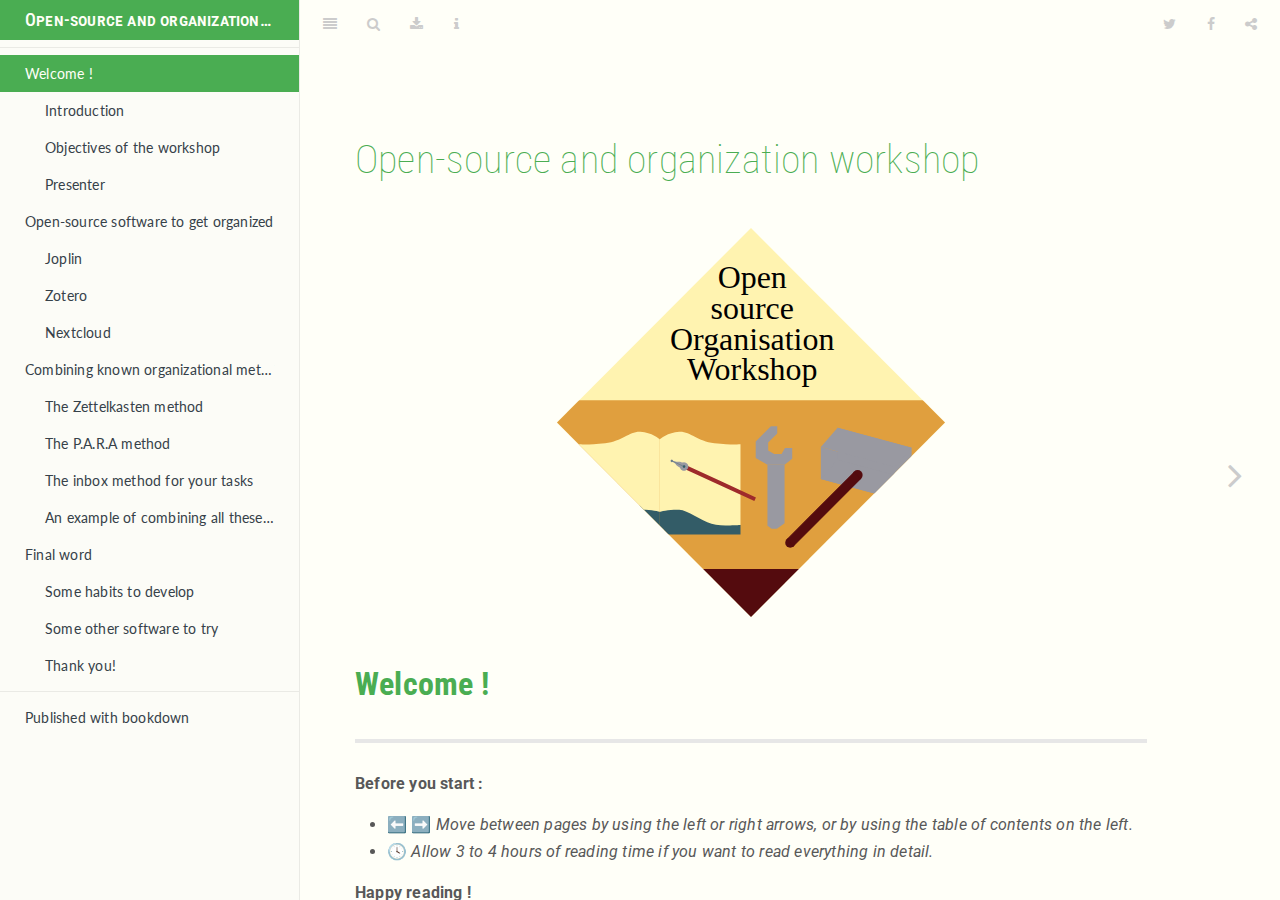
<file: docs/index.html>
<!DOCTYPE html>
<html lang="" xml:lang="">
<head>

  <meta charset="utf-8" />
  <meta http-equiv="X-UA-Compatible" content="IE=edge" />
  <title>Open-source and organization workshop</title>
  <meta name="description" content="These pages contain the content of an open-source software discovery workshop for personal organization purposes, created by Clément Hardy." />
  <meta name="generator" content="bookdown 0.22 and GitBook 2.6.7" />

  <meta property="og:title" content="Open-source and organization workshop" />
  <meta property="og:type" content="book" />
  <meta property="og:url" content="https://github.com/Klemet/Workshop-Organization-ENG" />
  <meta property="og:image" content="https://github.com/Klemet/Workshop-Organization-ENG/images/cover.png" />
  <meta property="og:description" content="These pages contain the content of an open-source software discovery workshop for personal organization purposes, created by Clément Hardy." />
  <meta name="github-repo" content="Klemet/Workshop-Organization-ENG" />

  <meta name="twitter:card" content="summary" />
  <meta name="twitter:title" content="Open-source and organization workshop" />
  
  <meta name="twitter:description" content="These pages contain the content of an open-source software discovery workshop for personal organization purposes, created by Clément Hardy." />
  <meta name="twitter:image" content="https://github.com/Klemet/Workshop-Organization-ENG/images/cover.png" />




  <meta name="viewport" content="width=device-width, initial-scale=1" />
  <meta name="apple-mobile-web-app-capable" content="yes" />
  <meta name="apple-mobile-web-app-status-bar-style" content="black" />
  
  

<link rel="next" href="01-software.html"/>
<script src="libs/header-attrs-2.9/header-attrs.js"></script>
<script src="libs/jquery-2.2.3/jquery.min.js"></script>
<link href="libs/gitbook-2.6.7/css/style.css" rel="stylesheet" />
<link href="libs/gitbook-2.6.7/css/plugin-table.css" rel="stylesheet" />
<link href="libs/gitbook-2.6.7/css/plugin-bookdown.css" rel="stylesheet" />
<link href="libs/gitbook-2.6.7/css/plugin-highlight.css" rel="stylesheet" />
<link href="libs/gitbook-2.6.7/css/plugin-search.css" rel="stylesheet" />
<link href="libs/gitbook-2.6.7/css/plugin-fontsettings.css" rel="stylesheet" />
<link href="libs/gitbook-2.6.7/css/plugin-clipboard.css" rel="stylesheet" />









<link href="libs/anchor-sections-1.0.1/anchor-sections.css" rel="stylesheet" />
<script src="libs/anchor-sections-1.0.1/anchor-sections.js"></script>




<link rel="stylesheet" href="book.css" type="text/css" />
</head>

<body>



  <div class="book without-animation with-summary font-size-2 font-family-1" data-basepath=".">

    <div class="book-summary">
      <nav role="navigation">

<ul class="summary">
<li class='before'><a href="./">Open-source and organization workshop</a></li>

<li class="divider"></li>
<li class="chapter" data-level="" data-path="index.html"><a href="index.html"><i class="fa fa-check"></i>Welcome !</a>
<ul>
<li class="chapter" data-level="" data-path="index.html"><a href="index.html#introduction"><i class="fa fa-check"></i>Introduction</a></li>
<li class="chapter" data-level="" data-path="index.html"><a href="index.html#objectives-of-the-workshop"><i class="fa fa-check"></i>Objectives of the workshop</a></li>
<li class="chapter" data-level="" data-path="index.html"><a href="index.html#presenter"><i class="fa fa-check"></i>Presenter</a></li>
</ul></li>
<li class="chapter" data-level="" data-path="01-software.html"><a href="01-software.html"><i class="fa fa-check"></i>Open-source software to get organized</a>
<ul>
<li class="chapter" data-level="" data-path="02-joplin.html"><a href="02-joplin.html"><i class="fa fa-check"></i>Joplin</a>
<ul>
<li class="chapter" data-level="" data-path="02-joplin.html"><a href="02-joplin.html#joplin-features"><i class="fa fa-check"></i>Joplin Features</a></li>
<li class="chapter" data-level="" data-path="02-joplin.html"><a href="02-joplin.html#the-markdown-syntax"><i class="fa fa-check"></i>The Markdown syntax</a></li>
<li class="chapter" data-level="" data-path="02-joplin.html"><a href="02-joplin.html#installing-joplin"><i class="fa fa-check"></i>Installing Joplin</a></li>
<li class="chapter" data-level="" data-path="02-joplin.html"><a href="02-joplin.html#getting-started-with-joplin"><i class="fa fa-check"></i>Getting started with Joplin</a></li>
<li class="chapter" data-level="" data-path="02-joplin.html"><a href="02-joplin.html#exercises"><i class="fa fa-check"></i>Exercises</a></li>
<li class="chapter" data-level="" data-path="02-joplin.html"><a href="02-joplin.html#other-important-features-of-joplin-to-discover"><i class="fa fa-check"></i>Other important features of Joplin to discover</a></li>
</ul></li>
<li class="chapter" data-level="" data-path="03-zotero.html"><a href="03-zotero.html"><i class="fa fa-check"></i>Zotero</a>
<ul>
<li class="chapter" data-level="" data-path="03-zotero.html"><a href="03-zotero.html#features-of-zotero"><i class="fa fa-check"></i>Features of Zotero</a></li>
<li class="chapter" data-level="" data-path="03-zotero.html"><a href="03-zotero.html#installing-zotero"><i class="fa fa-check"></i>Installing Zotero</a></li>
<li class="chapter" data-level="" data-path="03-zotero.html"><a href="03-zotero.html#prise-en-main-de-zotero"><i class="fa fa-check"></i>Prise en main de Zotero</a></li>
<li class="chapter" data-level="" data-path="03-zotero.html"><a href="03-zotero.html#exercises-1"><i class="fa fa-check"></i>Exercises</a></li>
</ul></li>
<li class="chapter" data-level="" data-path="05-nextcloud.html"><a href="05-nextcloud.html"><i class="fa fa-check"></i>Nextcloud</a>
<ul>
<li class="chapter" data-level="" data-path="05-nextcloud.html"><a href="05-nextcloud.html#features-of-nextcloud"><i class="fa fa-check"></i>Features of Nextcloud</a></li>
<li class="chapter" data-level="" data-path="05-nextcloud.html"><a href="05-nextcloud.html#installation-of-nextcloud"><i class="fa fa-check"></i>Installation of Nextcloud</a></li>
<li class="chapter" data-level="" data-path="05-nextcloud.html"><a href="05-nextcloud.html#getting-started-with-nextcloud"><i class="fa fa-check"></i>Getting started with Nextcloud</a></li>
<li class="chapter" data-level="" data-path="05-nextcloud.html"><a href="05-nextcloud.html#exercises-2"><i class="fa fa-check"></i>Exercises</a></li>
</ul></li>
</ul></li>
<li class="chapter" data-level="" data-path="06-methods.html"><a href="06-methods.html"><i class="fa fa-check"></i>Combining known organizational methods with the software you have discovered</a>
<ul>
<li class="chapter" data-level="" data-path="07-zettelkasten.html"><a href="07-zettelkasten.html"><i class="fa fa-check"></i>The Zettelkasten method</a>
<ul>
<li><a href="07-zettelkasten.html#purpose-of-the-zettelkasten">Purpose of the <em>Zettelkasten</em></a></li>
<li><a href="07-zettelkasten.html#setting-up-a-zettelkasten">Setting up a <em>Zettelkasten</em></a></li>
</ul></li>
<li class="chapter" data-level="" data-path="08-PARA.html"><a href="08-PARA.html"><i class="fa fa-check"></i>The P.A.R.A method</a>
<ul>
<li class="chapter" data-level="" data-path="08-PARA.html"><a href="08-PARA.html#usefulness-of-the-p.a.r.a.-method"><i class="fa fa-check"></i>Usefulness of the P.A.R.A. method</a></li>
<li class="chapter" data-level="" data-path="08-PARA.html"><a href="08-PARA.html#implementing-the-p.a.r.a.-method"><i class="fa fa-check"></i>Implementing the P.A.R.A. method</a></li>
<li class="chapter" data-level="" data-path="08-PARA.html"><a href="08-PARA.html#exercises-4"><i class="fa fa-check"></i>Exercises</a></li>
</ul></li>
<li class="chapter" data-level="" data-path="09-inbox.html"><a href="09-inbox.html"><i class="fa fa-check"></i>The inbox method for your tasks</a>
<ul>
<li><a href="09-inbox.html#uses-of-the-inbox">Uses of the <em>inbox</em></a></li>
<li><a href="09-inbox.html#setting-up-a-task-inbox">Setting up a task <em>inbox</em></a></li>
<li class="chapter" data-level="" data-path="09-inbox.html"><a href="09-inbox.html#exercises-5"><i class="fa fa-check"></i>Exercises</a></li>
</ul></li>
<li class="chapter" data-level="" data-path="10-example.html"><a href="10-example.html"><i class="fa fa-check"></i>An example of combining all these tools and methods</a>
<ul>
<li class="chapter" data-level="" data-path="10-example.html"><a href="10-example.html#the-global-structure-the-p.a.r.a-method"><i class="fa fa-check"></i>The global structure : the P.A.R.A method</a></li>
<li><a href="10-example.html#resource-management-the-zettelkasten">Resource management: The <em>Zettelkasten</em></a></li>
<li><a href="10-example.html#task-management-the-inbox">Task management : the <em>inbox</em></a></li>
<li class="chapter" data-level="" data-path="10-example.html"><a href="10-example.html#managing-references-in-resources-zotero-and-joplins-bibtex-plugin"><i class="fa fa-check"></i>Managing references in resources: Zotero and Joplin’s BibTex plugin</a></li>
<li class="chapter" data-level="" data-path="10-example.html"><a href="10-example.html#exporting-documents-in-markdown-with-joplin"><i class="fa fa-check"></i>Exporting documents in markdown with Joplin</a></li>
<li class="chapter" data-level="" data-path="10-example.html"><a href="10-example.html#summary-graph"><i class="fa fa-check"></i>Summary graph</a></li>
</ul></li>
</ul></li>
<li class="chapter" data-level="" data-path="11-final_word.html"><a href="11-final_word.html"><i class="fa fa-check"></i>Final word</a>
<ul>
<li class="chapter" data-level="" data-path="11-final_word.html"><a href="11-final_word.html#some-habits-to-develop"><i class="fa fa-check"></i>Some habits to develop</a></li>
<li class="chapter" data-level="" data-path="11-final_word.html"><a href="11-final_word.html#some-other-software-to-try"><i class="fa fa-check"></i>Some other software to try</a></li>
<li class="chapter" data-level="" data-path="11-final_word.html"><a href="11-final_word.html#thank-you"><i class="fa fa-check"></i>Thank you!</a></li>
</ul></li>
<li class="divider"></li>
<li><a href="https://github.com/rstudio/bookdown" target="blank">Published with bookdown</a></li>

</ul>

      </nav>
    </div>

    <div class="book-body">
      <div class="body-inner">
        <div class="book-header" role="navigation">
          <h1>
            <i class="fa fa-circle-o-notch fa-spin"></i><a href="./">Open-source and organization workshop</a>
          </h1>
        </div>

        <div class="page-wrapper" tabindex="-1" role="main">
          <div class="page-inner">

            <section class="normal" id="section-">
<div id="header">
<h1 class="title">Open-source and organization workshop</h1>
</div>
<p align="center">
<img src="imgs/Logo%20atelier%20organisation%20EN.svg" />
</p>
<div id="welcome" class="section level1">
<h1>Welcome !</h1>
<hr />
<p><strong>Before you start :</strong></p>
<ul>
<li>⬅️ ➡️ <em>Move between pages by using the left or right arrows, or by using the table of contents on the left.</em></li>
<li>🕓 <em>Allow 3 to 4 hours of reading time if you want to read everything in detail.</em></li>
</ul>
<p><strong>Happy reading !</strong></p>
<hr />
<div id="introduction" class="section level2">
<h2>Introduction</h2>
<p><strong>Our modern lives put us in constant contact with information</strong>.</p>
<blockquote>
<p>So much information that it can be very difficult to structure it, but also to find it.</p>
</blockquote>
<p><strong>Different softwares exist today to lighten the work that we ask our brains to manage this information</strong>.</p>
<blockquote>
<p>However, these programs are often owned by large corporations that are unclear about whether they have access to the stored data, and whether they share it with other companies or intelligence agencies. They also have methods or workings that are sometimes very rigid, and that may not be suitable for you.</p>
</blockquote>
<p><strong>However, it is possible to take advantage of the good sides of technology to be able to navigate this ocean of information, without compromising your privacy</strong>.</p>
<blockquote>
<p>This is the goal of this workshop, which will present you different free and open-source software. These will help you better manage the information you encounter on a daily basis, while having control over your data. It will also introduce you to different methods of organizing information to help you better manage it, by taking advantage of the different software you will discover.</p>
</blockquote>
<p><strong>The purpose of this workshop is not to present a rigid methodology that you should follow at all costs</strong>.</p>
<blockquote>
<p>This workshop is here to encourage you to discover and experiment, with one important caveat: remember that the perfect solution does not exist, and that experimentation can be exhausting if it is done for too long. Trust yourself, and give yourself time to try a system for a while before trying to change it!</p>
</blockquote>
</div>
<div id="objectives-of-the-workshop" class="section level2">
<h2>Objectives of the workshop</h2>
<ul>
<li>Discover and learn to use the basic functions of the following software :
<ul>
<li>✅ Joplin</li>
<li>✅ Zotero</li>
<li>✅ Nextcloud</li>
</ul></li>
<li>Learn how to use these different software programs together to manage information using the following methods :
<ul>
<li>✅ The <em>Zettelkasten</em> method</li>
<li>✅ The P.A.R.A method</li>
<li>✅ The inbox method</li>
</ul></li>
</ul>
</div>
<div id="presenter" class="section level2">
<h2>Presenter</h2>
<div style="font-family:Lato; font-size:30px; text-align: center !important; width: 100%  !important;">
<p><img src="imgs/clement.png" />
<a href="https://github.com/Klemet"><strong>Clément Hardy</strong></a></p>
</div>
<p>I am a PhD student in forest ecology, under the supervision of <a href="http://elisefilotas.ca/en/home/">Elise Filotas</a> and <a href="http://www.cef-cfr.ca/index.php?n=Membres.ChristianMessier">Christian Messier</a>.</p>
<p>Passionate about open-source software and organization methods, I decided to set up this workshop to share my little knowledge on the subject.</p>

</div>
</div>
            </section>

          </div>
        </div>
      </div>

<a href="01-software.html" class="navigation navigation-next navigation-unique" aria-label="Next page"><i class="fa fa-angle-right"></i></a>
    </div>
  </div>
<script src="libs/gitbook-2.6.7/js/app.min.js"></script>
<script src="libs/gitbook-2.6.7/js/lunr.js"></script>
<script src="libs/gitbook-2.6.7/js/clipboard.min.js"></script>
<script src="libs/gitbook-2.6.7/js/plugin-search.js"></script>
<script src="libs/gitbook-2.6.7/js/plugin-sharing.js"></script>
<script src="libs/gitbook-2.6.7/js/plugin-fontsettings.js"></script>
<script src="libs/gitbook-2.6.7/js/plugin-bookdown.js"></script>
<script src="libs/gitbook-2.6.7/js/jquery.highlight.js"></script>
<script src="libs/gitbook-2.6.7/js/plugin-clipboard.js"></script>
<script>
gitbook.require(["gitbook"], function(gitbook) {
gitbook.start({
"sharing": {
"github": false,
"facebook": true,
"twitter": true,
"linkedin": false,
"weibo": false,
"instapaper": false,
"vk": false,
"whatsapp": false,
"all": ["facebook", "twitter", "linkedin", "weibo", "instapaper"]
},
"fontsettings": {
"theme": "white",
"family": "sans",
"size": 2
},
"edit": {
"link": null,
"text": null
},
"history": {
"link": null,
"text": null
},
"view": {
"link": null,
"text": null
},
"download": ["docs.pdf", "docs.epub"],
"toc": {
"collapse": "subsection",
"scroll_highlight": true
}
});
});
</script>

</body>

</html>
</file>
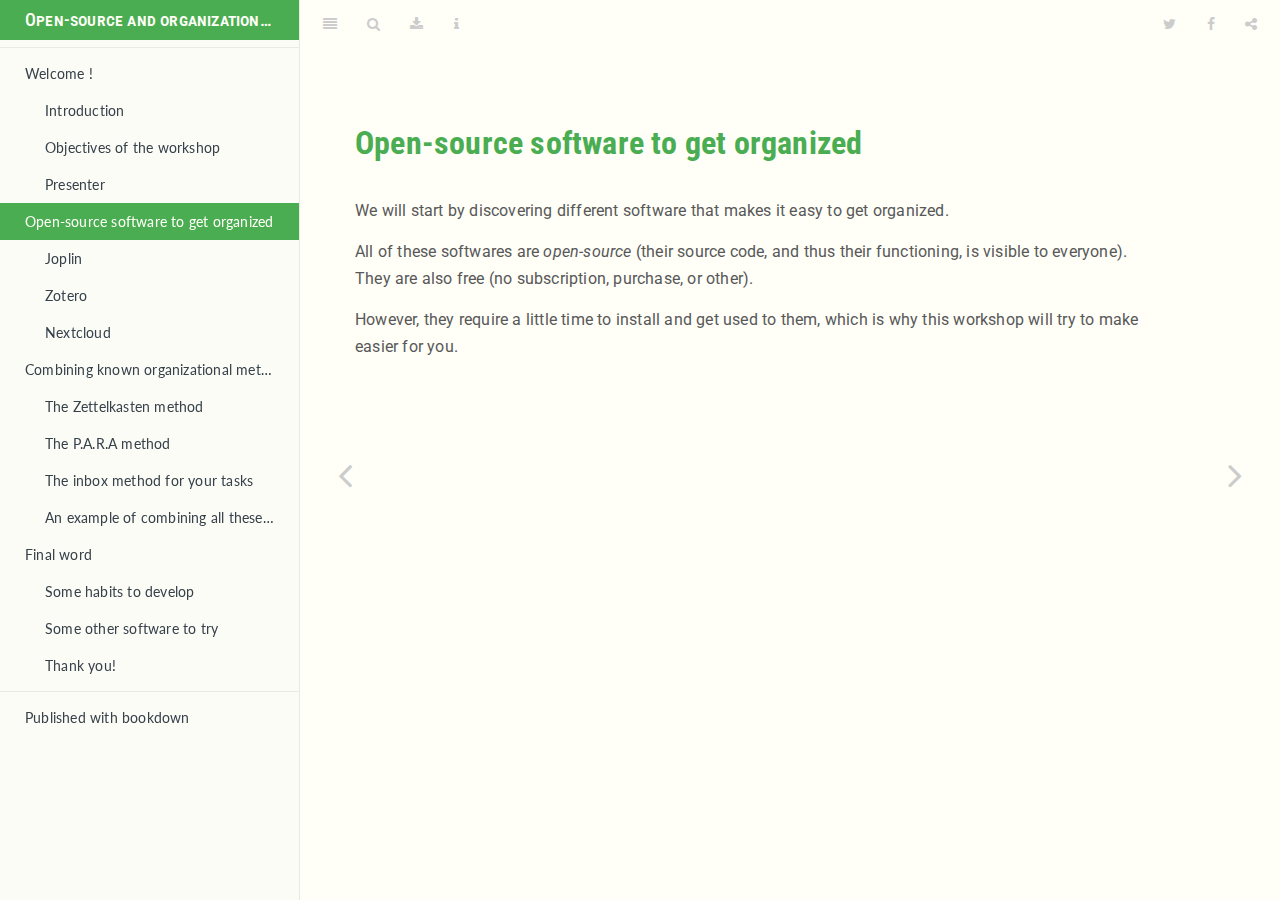
<file: docs/01-software.html>
<!DOCTYPE html>
<html lang="" xml:lang="">
<head>

  <meta charset="utf-8" />
  <meta http-equiv="X-UA-Compatible" content="IE=edge" />
  <title>Open-source software to get organized | Open-source and organization workshop</title>
  <meta name="description" content="These pages contain the content of an open-source software discovery workshop for personal organization purposes, created by Clément Hardy." />
  <meta name="generator" content="bookdown 0.22 and GitBook 2.6.7" />

  <meta property="og:title" content="Open-source software to get organized | Open-source and organization workshop" />
  <meta property="og:type" content="book" />
  <meta property="og:url" content="https://github.com/Klemet/Workshop-Organization-ENG" />
  <meta property="og:image" content="https://github.com/Klemet/Workshop-Organization-ENG/images/cover.png" />
  <meta property="og:description" content="These pages contain the content of an open-source software discovery workshop for personal organization purposes, created by Clément Hardy." />
  <meta name="github-repo" content="Klemet/Workshop-Organization-ENG" />

  <meta name="twitter:card" content="summary" />
  <meta name="twitter:title" content="Open-source software to get organized | Open-source and organization workshop" />
  
  <meta name="twitter:description" content="These pages contain the content of an open-source software discovery workshop for personal organization purposes, created by Clément Hardy." />
  <meta name="twitter:image" content="https://github.com/Klemet/Workshop-Organization-ENG/images/cover.png" />




  <meta name="viewport" content="width=device-width, initial-scale=1" />
  <meta name="apple-mobile-web-app-capable" content="yes" />
  <meta name="apple-mobile-web-app-status-bar-style" content="black" />
  
  
<link rel="prev" href="index.html"/>
<link rel="next" href="02-joplin.html"/>
<script src="libs/header-attrs-2.9/header-attrs.js"></script>
<script src="libs/jquery-2.2.3/jquery.min.js"></script>
<link href="libs/gitbook-2.6.7/css/style.css" rel="stylesheet" />
<link href="libs/gitbook-2.6.7/css/plugin-table.css" rel="stylesheet" />
<link href="libs/gitbook-2.6.7/css/plugin-bookdown.css" rel="stylesheet" />
<link href="libs/gitbook-2.6.7/css/plugin-highlight.css" rel="stylesheet" />
<link href="libs/gitbook-2.6.7/css/plugin-search.css" rel="stylesheet" />
<link href="libs/gitbook-2.6.7/css/plugin-fontsettings.css" rel="stylesheet" />
<link href="libs/gitbook-2.6.7/css/plugin-clipboard.css" rel="stylesheet" />









<link href="libs/anchor-sections-1.0.1/anchor-sections.css" rel="stylesheet" />
<script src="libs/anchor-sections-1.0.1/anchor-sections.js"></script>




<link rel="stylesheet" href="book.css" type="text/css" />
</head>

<body>



  <div class="book without-animation with-summary font-size-2 font-family-1" data-basepath=".">

    <div class="book-summary">
      <nav role="navigation">

<ul class="summary">
<li class='before'><a href="./">Open-source and organization workshop</a></li>

<li class="divider"></li>
<li class="chapter" data-level="" data-path="index.html"><a href="index.html"><i class="fa fa-check"></i>Welcome !</a>
<ul>
<li class="chapter" data-level="" data-path="index.html"><a href="index.html#introduction"><i class="fa fa-check"></i>Introduction</a></li>
<li class="chapter" data-level="" data-path="index.html"><a href="index.html#objectives-of-the-workshop"><i class="fa fa-check"></i>Objectives of the workshop</a></li>
<li class="chapter" data-level="" data-path="index.html"><a href="index.html#presenter"><i class="fa fa-check"></i>Presenter</a></li>
</ul></li>
<li class="chapter" data-level="" data-path="01-software.html"><a href="01-software.html"><i class="fa fa-check"></i>Open-source software to get organized</a>
<ul>
<li class="chapter" data-level="" data-path="02-joplin.html"><a href="02-joplin.html"><i class="fa fa-check"></i>Joplin</a>
<ul>
<li class="chapter" data-level="" data-path="02-joplin.html"><a href="02-joplin.html#joplin-features"><i class="fa fa-check"></i>Joplin Features</a></li>
<li class="chapter" data-level="" data-path="02-joplin.html"><a href="02-joplin.html#the-markdown-syntax"><i class="fa fa-check"></i>The Markdown syntax</a></li>
<li class="chapter" data-level="" data-path="02-joplin.html"><a href="02-joplin.html#installing-joplin"><i class="fa fa-check"></i>Installing Joplin</a></li>
<li class="chapter" data-level="" data-path="02-joplin.html"><a href="02-joplin.html#getting-started-with-joplin"><i class="fa fa-check"></i>Getting started with Joplin</a></li>
<li class="chapter" data-level="" data-path="02-joplin.html"><a href="02-joplin.html#exercises"><i class="fa fa-check"></i>Exercises</a></li>
<li class="chapter" data-level="" data-path="02-joplin.html"><a href="02-joplin.html#other-important-features-of-joplin-to-discover"><i class="fa fa-check"></i>Other important features of Joplin to discover</a></li>
</ul></li>
<li class="chapter" data-level="" data-path="03-zotero.html"><a href="03-zotero.html"><i class="fa fa-check"></i>Zotero</a>
<ul>
<li class="chapter" data-level="" data-path="03-zotero.html"><a href="03-zotero.html#features-of-zotero"><i class="fa fa-check"></i>Features of Zotero</a></li>
<li class="chapter" data-level="" data-path="03-zotero.html"><a href="03-zotero.html#installing-zotero"><i class="fa fa-check"></i>Installing Zotero</a></li>
<li class="chapter" data-level="" data-path="03-zotero.html"><a href="03-zotero.html#prise-en-main-de-zotero"><i class="fa fa-check"></i>Prise en main de Zotero</a></li>
<li class="chapter" data-level="" data-path="03-zotero.html"><a href="03-zotero.html#exercises-1"><i class="fa fa-check"></i>Exercises</a></li>
</ul></li>
<li class="chapter" data-level="" data-path="05-nextcloud.html"><a href="05-nextcloud.html"><i class="fa fa-check"></i>Nextcloud</a>
<ul>
<li class="chapter" data-level="" data-path="05-nextcloud.html"><a href="05-nextcloud.html#features-of-nextcloud"><i class="fa fa-check"></i>Features of Nextcloud</a></li>
<li class="chapter" data-level="" data-path="05-nextcloud.html"><a href="05-nextcloud.html#installation-of-nextcloud"><i class="fa fa-check"></i>Installation of Nextcloud</a></li>
<li class="chapter" data-level="" data-path="05-nextcloud.html"><a href="05-nextcloud.html#getting-started-with-nextcloud"><i class="fa fa-check"></i>Getting started with Nextcloud</a></li>
<li class="chapter" data-level="" data-path="05-nextcloud.html"><a href="05-nextcloud.html#exercises-2"><i class="fa fa-check"></i>Exercises</a></li>
</ul></li>
</ul></li>
<li class="chapter" data-level="" data-path="06-methods.html"><a href="06-methods.html"><i class="fa fa-check"></i>Combining known organizational methods with the software you have discovered</a>
<ul>
<li class="chapter" data-level="" data-path="07-zettelkasten.html"><a href="07-zettelkasten.html"><i class="fa fa-check"></i>The Zettelkasten method</a>
<ul>
<li><a href="07-zettelkasten.html#purpose-of-the-zettelkasten">Purpose of the <em>Zettelkasten</em></a></li>
<li><a href="07-zettelkasten.html#setting-up-a-zettelkasten">Setting up a <em>Zettelkasten</em></a></li>
</ul></li>
<li class="chapter" data-level="" data-path="08-PARA.html"><a href="08-PARA.html"><i class="fa fa-check"></i>The P.A.R.A method</a>
<ul>
<li class="chapter" data-level="" data-path="08-PARA.html"><a href="08-PARA.html#usefulness-of-the-p.a.r.a.-method"><i class="fa fa-check"></i>Usefulness of the P.A.R.A. method</a></li>
<li class="chapter" data-level="" data-path="08-PARA.html"><a href="08-PARA.html#implementing-the-p.a.r.a.-method"><i class="fa fa-check"></i>Implementing the P.A.R.A. method</a></li>
<li class="chapter" data-level="" data-path="08-PARA.html"><a href="08-PARA.html#exercises-4"><i class="fa fa-check"></i>Exercises</a></li>
</ul></li>
<li class="chapter" data-level="" data-path="09-inbox.html"><a href="09-inbox.html"><i class="fa fa-check"></i>The inbox method for your tasks</a>
<ul>
<li><a href="09-inbox.html#uses-of-the-inbox">Uses of the <em>inbox</em></a></li>
<li><a href="09-inbox.html#setting-up-a-task-inbox">Setting up a task <em>inbox</em></a></li>
<li class="chapter" data-level="" data-path="09-inbox.html"><a href="09-inbox.html#exercises-5"><i class="fa fa-check"></i>Exercises</a></li>
</ul></li>
<li class="chapter" data-level="" data-path="10-example.html"><a href="10-example.html"><i class="fa fa-check"></i>An example of combining all these tools and methods</a>
<ul>
<li class="chapter" data-level="" data-path="10-example.html"><a href="10-example.html#the-global-structure-the-p.a.r.a-method"><i class="fa fa-check"></i>The global structure : the P.A.R.A method</a></li>
<li><a href="10-example.html#resource-management-the-zettelkasten">Resource management: The <em>Zettelkasten</em></a></li>
<li><a href="10-example.html#task-management-the-inbox">Task management : the <em>inbox</em></a></li>
<li class="chapter" data-level="" data-path="10-example.html"><a href="10-example.html#managing-references-in-resources-zotero-and-joplins-bibtex-plugin"><i class="fa fa-check"></i>Managing references in resources: Zotero and Joplin’s BibTex plugin</a></li>
<li class="chapter" data-level="" data-path="10-example.html"><a href="10-example.html#exporting-documents-in-markdown-with-joplin"><i class="fa fa-check"></i>Exporting documents in markdown with Joplin</a></li>
<li class="chapter" data-level="" data-path="10-example.html"><a href="10-example.html#summary-graph"><i class="fa fa-check"></i>Summary graph</a></li>
</ul></li>
</ul></li>
<li class="chapter" data-level="" data-path="11-final_word.html"><a href="11-final_word.html"><i class="fa fa-check"></i>Final word</a>
<ul>
<li class="chapter" data-level="" data-path="11-final_word.html"><a href="11-final_word.html#some-habits-to-develop"><i class="fa fa-check"></i>Some habits to develop</a></li>
<li class="chapter" data-level="" data-path="11-final_word.html"><a href="11-final_word.html#some-other-software-to-try"><i class="fa fa-check"></i>Some other software to try</a></li>
<li class="chapter" data-level="" data-path="11-final_word.html"><a href="11-final_word.html#thank-you"><i class="fa fa-check"></i>Thank you!</a></li>
</ul></li>
<li class="divider"></li>
<li><a href="https://github.com/rstudio/bookdown" target="blank">Published with bookdown</a></li>

</ul>

      </nav>
    </div>

    <div class="book-body">
      <div class="body-inner">
        <div class="book-header" role="navigation">
          <h1>
            <i class="fa fa-circle-o-notch fa-spin"></i><a href="./">Open-source and organization workshop</a>
          </h1>
        </div>

        <div class="page-wrapper" tabindex="-1" role="main">
          <div class="page-inner">

            <section class="normal" id="section-">
<div id="open-source-software-to-get-organized" class="section level1">
<h1>Open-source software to get organized</h1>
<p>We will start by discovering different software that makes it easy to get organized.</p>
<p>All of these softwares are <em>open-source</em> (their source code, and thus their functioning, is visible to everyone). They are also free (no subscription, purchase, or other).</p>
<p>However, they require a little time to install and get used to them, which is why this workshop will try to make easier for you.</p>

            </section>

          </div>
        </div>
      </div>
<a href="index.html" class="navigation navigation-prev " aria-label="Previous page"><i class="fa fa-angle-left"></i></a>
<a href="02-joplin.html" class="navigation navigation-next " aria-label="Next page"><i class="fa fa-angle-right"></i></a>
    </div>
  </div>
<script src="libs/gitbook-2.6.7/js/app.min.js"></script>
<script src="libs/gitbook-2.6.7/js/lunr.js"></script>
<script src="libs/gitbook-2.6.7/js/clipboard.min.js"></script>
<script src="libs/gitbook-2.6.7/js/plugin-search.js"></script>
<script src="libs/gitbook-2.6.7/js/plugin-sharing.js"></script>
<script src="libs/gitbook-2.6.7/js/plugin-fontsettings.js"></script>
<script src="libs/gitbook-2.6.7/js/plugin-bookdown.js"></script>
<script src="libs/gitbook-2.6.7/js/jquery.highlight.js"></script>
<script src="libs/gitbook-2.6.7/js/plugin-clipboard.js"></script>
<script>
gitbook.require(["gitbook"], function(gitbook) {
gitbook.start({
"sharing": {
"github": false,
"facebook": true,
"twitter": true,
"linkedin": false,
"weibo": false,
"instapaper": false,
"vk": false,
"whatsapp": false,
"all": ["facebook", "twitter", "linkedin", "weibo", "instapaper"]
},
"fontsettings": {
"theme": "white",
"family": "sans",
"size": 2
},
"edit": {
"link": null,
"text": null
},
"history": {
"link": null,
"text": null
},
"view": {
"link": null,
"text": null
},
"download": ["docs.pdf", "docs.epub"],
"toc": {
"collapse": "subsection",
"scroll_highlight": true
}
});
});
</script>

</body>

</html>
</file>
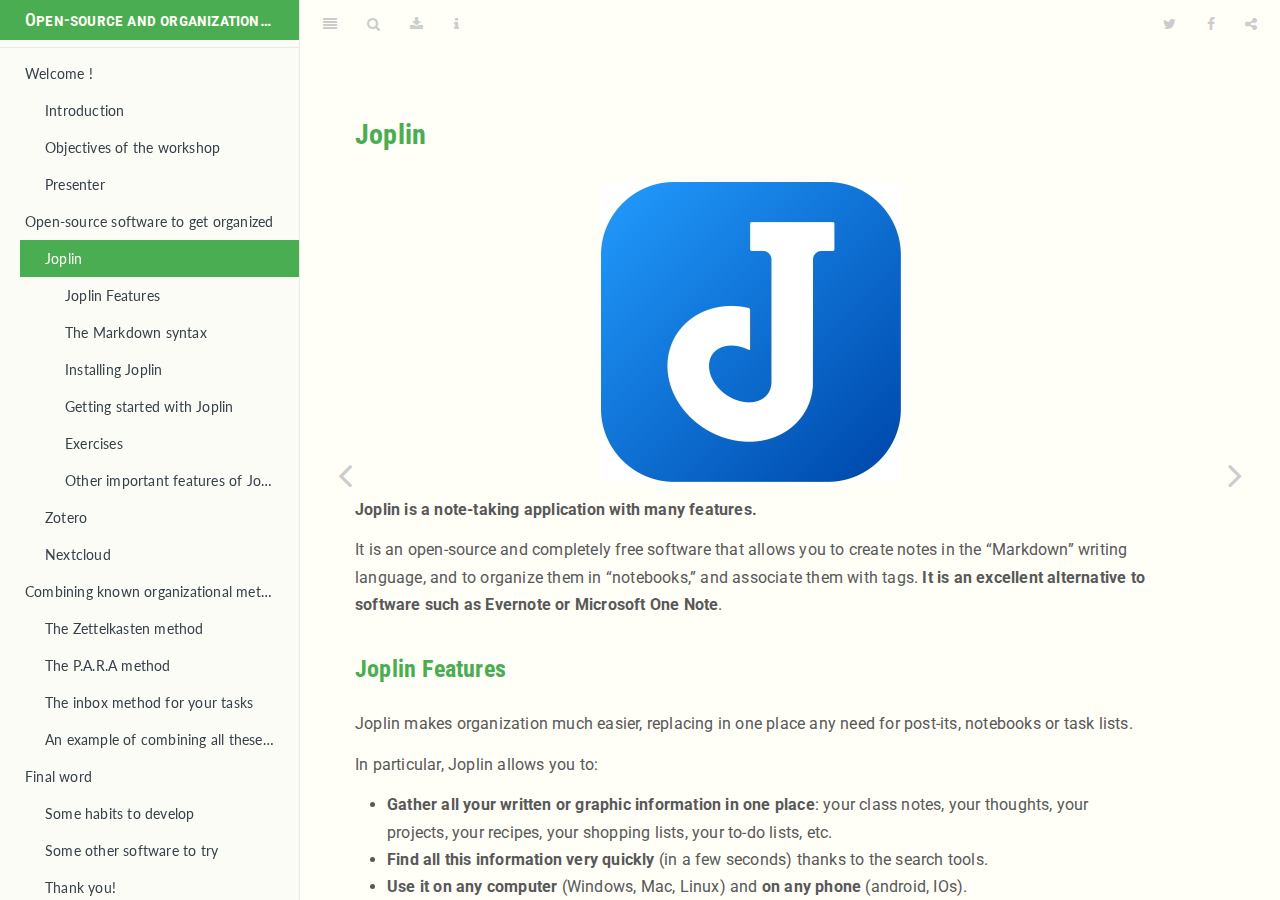
<file: docs/02-joplin.html>
<!DOCTYPE html>
<html lang="" xml:lang="">
<head>

  <meta charset="utf-8" />
  <meta http-equiv="X-UA-Compatible" content="IE=edge" />
  <title>Joplin | Open-source and organization workshop</title>
  <meta name="description" content="These pages contain the content of an open-source software discovery workshop for personal organization purposes, created by Clément Hardy." />
  <meta name="generator" content="bookdown 0.22 and GitBook 2.6.7" />

  <meta property="og:title" content="Joplin | Open-source and organization workshop" />
  <meta property="og:type" content="book" />
  <meta property="og:url" content="https://github.com/Klemet/Workshop-Organization-ENG" />
  <meta property="og:image" content="https://github.com/Klemet/Workshop-Organization-ENG/images/cover.png" />
  <meta property="og:description" content="These pages contain the content of an open-source software discovery workshop for personal organization purposes, created by Clément Hardy." />
  <meta name="github-repo" content="Klemet/Workshop-Organization-ENG" />

  <meta name="twitter:card" content="summary" />
  <meta name="twitter:title" content="Joplin | Open-source and organization workshop" />
  
  <meta name="twitter:description" content="These pages contain the content of an open-source software discovery workshop for personal organization purposes, created by Clément Hardy." />
  <meta name="twitter:image" content="https://github.com/Klemet/Workshop-Organization-ENG/images/cover.png" />




  <meta name="viewport" content="width=device-width, initial-scale=1" />
  <meta name="apple-mobile-web-app-capable" content="yes" />
  <meta name="apple-mobile-web-app-status-bar-style" content="black" />
  
  
<link rel="prev" href="01-software.html"/>
<link rel="next" href="03-zotero.html"/>
<script src="libs/header-attrs-2.9/header-attrs.js"></script>
<script src="libs/jquery-2.2.3/jquery.min.js"></script>
<link href="libs/gitbook-2.6.7/css/style.css" rel="stylesheet" />
<link href="libs/gitbook-2.6.7/css/plugin-table.css" rel="stylesheet" />
<link href="libs/gitbook-2.6.7/css/plugin-bookdown.css" rel="stylesheet" />
<link href="libs/gitbook-2.6.7/css/plugin-highlight.css" rel="stylesheet" />
<link href="libs/gitbook-2.6.7/css/plugin-search.css" rel="stylesheet" />
<link href="libs/gitbook-2.6.7/css/plugin-fontsettings.css" rel="stylesheet" />
<link href="libs/gitbook-2.6.7/css/plugin-clipboard.css" rel="stylesheet" />









<link href="libs/anchor-sections-1.0.1/anchor-sections.css" rel="stylesheet" />
<script src="libs/anchor-sections-1.0.1/anchor-sections.js"></script>




<link rel="stylesheet" href="book.css" type="text/css" />
</head>

<body>



  <div class="book without-animation with-summary font-size-2 font-family-1" data-basepath=".">

    <div class="book-summary">
      <nav role="navigation">

<ul class="summary">
<li class='before'><a href="./">Open-source and organization workshop</a></li>

<li class="divider"></li>
<li class="chapter" data-level="" data-path="index.html"><a href="index.html"><i class="fa fa-check"></i>Welcome !</a>
<ul>
<li class="chapter" data-level="" data-path="index.html"><a href="index.html#introduction"><i class="fa fa-check"></i>Introduction</a></li>
<li class="chapter" data-level="" data-path="index.html"><a href="index.html#objectives-of-the-workshop"><i class="fa fa-check"></i>Objectives of the workshop</a></li>
<li class="chapter" data-level="" data-path="index.html"><a href="index.html#presenter"><i class="fa fa-check"></i>Presenter</a></li>
</ul></li>
<li class="chapter" data-level="" data-path="01-software.html"><a href="01-software.html"><i class="fa fa-check"></i>Open-source software to get organized</a>
<ul>
<li class="chapter" data-level="" data-path="02-joplin.html"><a href="02-joplin.html"><i class="fa fa-check"></i>Joplin</a>
<ul>
<li class="chapter" data-level="" data-path="02-joplin.html"><a href="02-joplin.html#joplin-features"><i class="fa fa-check"></i>Joplin Features</a></li>
<li class="chapter" data-level="" data-path="02-joplin.html"><a href="02-joplin.html#the-markdown-syntax"><i class="fa fa-check"></i>The Markdown syntax</a></li>
<li class="chapter" data-level="" data-path="02-joplin.html"><a href="02-joplin.html#installing-joplin"><i class="fa fa-check"></i>Installing Joplin</a></li>
<li class="chapter" data-level="" data-path="02-joplin.html"><a href="02-joplin.html#getting-started-with-joplin"><i class="fa fa-check"></i>Getting started with Joplin</a></li>
<li class="chapter" data-level="" data-path="02-joplin.html"><a href="02-joplin.html#exercises"><i class="fa fa-check"></i>Exercises</a></li>
<li class="chapter" data-level="" data-path="02-joplin.html"><a href="02-joplin.html#other-important-features-of-joplin-to-discover"><i class="fa fa-check"></i>Other important features of Joplin to discover</a></li>
</ul></li>
<li class="chapter" data-level="" data-path="03-zotero.html"><a href="03-zotero.html"><i class="fa fa-check"></i>Zotero</a>
<ul>
<li class="chapter" data-level="" data-path="03-zotero.html"><a href="03-zotero.html#features-of-zotero"><i class="fa fa-check"></i>Features of Zotero</a></li>
<li class="chapter" data-level="" data-path="03-zotero.html"><a href="03-zotero.html#installing-zotero"><i class="fa fa-check"></i>Installing Zotero</a></li>
<li class="chapter" data-level="" data-path="03-zotero.html"><a href="03-zotero.html#prise-en-main-de-zotero"><i class="fa fa-check"></i>Prise en main de Zotero</a></li>
<li class="chapter" data-level="" data-path="03-zotero.html"><a href="03-zotero.html#exercises-1"><i class="fa fa-check"></i>Exercises</a></li>
</ul></li>
<li class="chapter" data-level="" data-path="05-nextcloud.html"><a href="05-nextcloud.html"><i class="fa fa-check"></i>Nextcloud</a>
<ul>
<li class="chapter" data-level="" data-path="05-nextcloud.html"><a href="05-nextcloud.html#features-of-nextcloud"><i class="fa fa-check"></i>Features of Nextcloud</a></li>
<li class="chapter" data-level="" data-path="05-nextcloud.html"><a href="05-nextcloud.html#installation-of-nextcloud"><i class="fa fa-check"></i>Installation of Nextcloud</a></li>
<li class="chapter" data-level="" data-path="05-nextcloud.html"><a href="05-nextcloud.html#getting-started-with-nextcloud"><i class="fa fa-check"></i>Getting started with Nextcloud</a></li>
<li class="chapter" data-level="" data-path="05-nextcloud.html"><a href="05-nextcloud.html#exercises-2"><i class="fa fa-check"></i>Exercises</a></li>
</ul></li>
</ul></li>
<li class="chapter" data-level="" data-path="06-methods.html"><a href="06-methods.html"><i class="fa fa-check"></i>Combining known organizational methods with the software you have discovered</a>
<ul>
<li class="chapter" data-level="" data-path="07-zettelkasten.html"><a href="07-zettelkasten.html"><i class="fa fa-check"></i>The Zettelkasten method</a>
<ul>
<li><a href="07-zettelkasten.html#purpose-of-the-zettelkasten">Purpose of the <em>Zettelkasten</em></a></li>
<li><a href="07-zettelkasten.html#setting-up-a-zettelkasten">Setting up a <em>Zettelkasten</em></a></li>
</ul></li>
<li class="chapter" data-level="" data-path="08-PARA.html"><a href="08-PARA.html"><i class="fa fa-check"></i>The P.A.R.A method</a>
<ul>
<li class="chapter" data-level="" data-path="08-PARA.html"><a href="08-PARA.html#usefulness-of-the-p.a.r.a.-method"><i class="fa fa-check"></i>Usefulness of the P.A.R.A. method</a></li>
<li class="chapter" data-level="" data-path="08-PARA.html"><a href="08-PARA.html#implementing-the-p.a.r.a.-method"><i class="fa fa-check"></i>Implementing the P.A.R.A. method</a></li>
<li class="chapter" data-level="" data-path="08-PARA.html"><a href="08-PARA.html#exercises-4"><i class="fa fa-check"></i>Exercises</a></li>
</ul></li>
<li class="chapter" data-level="" data-path="09-inbox.html"><a href="09-inbox.html"><i class="fa fa-check"></i>The inbox method for your tasks</a>
<ul>
<li><a href="09-inbox.html#uses-of-the-inbox">Uses of the <em>inbox</em></a></li>
<li><a href="09-inbox.html#setting-up-a-task-inbox">Setting up a task <em>inbox</em></a></li>
<li class="chapter" data-level="" data-path="09-inbox.html"><a href="09-inbox.html#exercises-5"><i class="fa fa-check"></i>Exercises</a></li>
</ul></li>
<li class="chapter" data-level="" data-path="10-example.html"><a href="10-example.html"><i class="fa fa-check"></i>An example of combining all these tools and methods</a>
<ul>
<li class="chapter" data-level="" data-path="10-example.html"><a href="10-example.html#the-global-structure-the-p.a.r.a-method"><i class="fa fa-check"></i>The global structure : the P.A.R.A method</a></li>
<li><a href="10-example.html#resource-management-the-zettelkasten">Resource management: The <em>Zettelkasten</em></a></li>
<li><a href="10-example.html#task-management-the-inbox">Task management : the <em>inbox</em></a></li>
<li class="chapter" data-level="" data-path="10-example.html"><a href="10-example.html#managing-references-in-resources-zotero-and-joplins-bibtex-plugin"><i class="fa fa-check"></i>Managing references in resources: Zotero and Joplin’s BibTex plugin</a></li>
<li class="chapter" data-level="" data-path="10-example.html"><a href="10-example.html#exporting-documents-in-markdown-with-joplin"><i class="fa fa-check"></i>Exporting documents in markdown with Joplin</a></li>
<li class="chapter" data-level="" data-path="10-example.html"><a href="10-example.html#summary-graph"><i class="fa fa-check"></i>Summary graph</a></li>
</ul></li>
</ul></li>
<li class="chapter" data-level="" data-path="11-final_word.html"><a href="11-final_word.html"><i class="fa fa-check"></i>Final word</a>
<ul>
<li class="chapter" data-level="" data-path="11-final_word.html"><a href="11-final_word.html#some-habits-to-develop"><i class="fa fa-check"></i>Some habits to develop</a></li>
<li class="chapter" data-level="" data-path="11-final_word.html"><a href="11-final_word.html#some-other-software-to-try"><i class="fa fa-check"></i>Some other software to try</a></li>
<li class="chapter" data-level="" data-path="11-final_word.html"><a href="11-final_word.html#thank-you"><i class="fa fa-check"></i>Thank you!</a></li>
</ul></li>
<li class="divider"></li>
<li><a href="https://github.com/rstudio/bookdown" target="blank">Published with bookdown</a></li>

</ul>

      </nav>
    </div>

    <div class="book-body">
      <div class="body-inner">
        <div class="book-header" role="navigation">
          <h1>
            <i class="fa fa-circle-o-notch fa-spin"></i><a href="./">Open-source and organization workshop</a>
          </h1>
        </div>

        <div class="page-wrapper" tabindex="-1" role="main">
          <div class="page-inner">

            <section class="normal" id="section-">
<div id="joplin" class="section level2">
<h2>Joplin</h2>
<p><img src="imgs/Joplin_logo.jpg" /></p>
<p><strong>Joplin is a note-taking application with many features.</strong></p>
<p>It is an open-source and completely free software that allows you to create notes in the “Markdown” writing language, and to organize them in “notebooks,” and associate them with tags. <strong>It is an excellent alternative to software such as Evernote or Microsoft One Note</strong>.</p>
<div id="joplin-features" class="section level3">
<h3>Joplin Features</h3>
<p>Joplin makes organization much easier, replacing in one place any need for post-its, notebooks or task lists.</p>
<p>In particular, Joplin allows you to:</p>
<ul>
<li><strong>Gather all your written or graphic information in one place</strong>: your class notes, your thoughts, your projects, your recipes, your shopping lists, your to-do lists, etc.</li>
<li><strong>Find all this information very quickly</strong> (in a few seconds) thanks to the search tools.</li>
<li><strong>Use it on any computer</strong> (Windows, Mac, Linux) and <strong>on any phone</strong> (android, IOs).</li>
<li><strong>Synchronize your data on the cloud you choose</strong> : Nextcloud (see below), Google Drive, One Drive, etc. So you can have all your data written everywhere, all the time, on any media.</li>
<li><strong>Secure all your texts by encrypting them with a password</strong>.</li>
<li><strong>Have a fully customizable interface</strong> that allows you to focus totally on what you are writing, so that you don’t waste time and attention.</li>
<li><strong>Export your notes in many ways</strong>, with a format (markdown) that can be read anywhere and at any time.</li>
<li><strong>Automatically manage the images and files you insert in your notes</strong>.</li>
<li><strong>Automatically edit your notes</strong> (so you can go back at any time if you made a mistake).</li>
<li>And much more.</li>
</ul>
</div>
<div id="the-markdown-syntax" class="section level3">
<h3>The Markdown syntax</h3>
<p><img src="imgs/markdownLogo.jpg" /></p>
<p>Markdown is an easy to read and write syntax for formatting text that is widely used today. By the way, please note that <strong><a href="https://github.com/Klemet/Workshop-Organization-FR/blob/main/02-joplin.Rmd">the document in this workshop is written in markdown</a>!</strong></p>
<p>The markdown syntax consists of a set of rules that indicate how the text should be formatted into a “classic” text format that can be read by any text editor. <strong>The text will then be formatted by a program to read it, or to make it a document to be published or shared</strong>.</p>
<p>Here are some examples that will allow you to better understand the Markdown syntax:</p>
<p>Here are some examples that will allow you to better understand the Markdown syntax:</p>
<p><code>The word **markdown** is in bold.</code></p>
<p>This makes the following appearance when formatted by a software like Joplin:</p>
<blockquote>
<p>The word <strong>markdown</strong> is in bold.</p>
</blockquote>
<p>To indicate a link is written :</p>
<p><code>A link to the [wikipedia page](https://fr.wikipedia.org/wiki/Markdown) of markdown.</code></p>
<p>This gives:</p>
<blockquote>
<p>A link to the <a href="https://fr.wikipedia.org/wiki/Markdown">wikipedia page</a> of markdown.</p>
</blockquote>
<p>To learn more about markdown syntax, you can visit <a href="https://fr.wikipedia.org/wiki/Markdown">the corresponding wikipedia page</a>, which contains many examples. But don’t worry: <strong>Joplin offers many tools and examples so you don’t have to learn this syntax</strong>.</p>
<p><strong>The advantages of Markdown are numerous</strong> :</p>
<ul>
<li>A Markdown document is a text document that can be opened with any text editor (notepad, Notepad++, Atom, etc.).</li>
<li>Editing a document in markdown allows you to focus on the meaning of what you are writing, without worrying about the appearance: this is the “What you see is what you mean” philosophy. This philosophy is the opposite of the “what you see is what you get” philosophy found in software such as Microsoft Word, in which you edit both the content of the document and its format at the same time.</li>
<li>A Markdown document can be read in different ways by programs that will put it in form (of which there are many), and which can transcribe it into many different formats (.pdf, .html, etc.) and with different appearances (font, colors, etc.) very quickly.</li>
</ul>
<p>Reading all this, if you don’t know Markdown yet, you’re probably skeptical. But don’t worry: <strong>Joplin allows you to bypass Markdown if you don’t like it</strong>. But you’ll find that trying it is usually the same as adopting it.</p>
</div>
<div id="installing-joplin" class="section level3">
<h3>Installing Joplin</h3>
<ul>
<li>Simply go to <a href="https://joplinapp.org/">the software’s web page</a></li>
<li>Choose the version corresponding to your operating system: Windows, Mac or Linux.</li>
<li>Launch the installer and follow the instructions.</li>
</ul>
<blockquote>
<p>💡 <strong>If you wish to have the interface in your native langage, think of indicating it during the installation</strong>. If you have not done so, you can change the language in “Tools” then “Options” then “General.”</p>
</blockquote>
</div>
<div id="getting-started-with-joplin" class="section level3">
<h3>Getting started with Joplin</h3>
<div id="interface" class="section level4">
<h4>Interface</h4>
<p>By default, the Joplin window consists of 3 important parts:</p>
<ul>
<li>the list of your notebooks on the left.</li>
<li>the list of notes inside the notebook you are in, in the middle.</li>
<li>the editor on the right, which is usually displayed in two parts (the editing part, and the viewing part).</li>
</ul>
<p><img src="imgs/Joplin_interface.JPG" /></p>
</div>
<div id="the-essential" class="section level4">
<h4>The essential</h4>
<p>What you need to know to understand the basics of how Joplin works:</p>
<ul>
<li>Notebooks can contain notes, or other notebooks.</li>
<li>Notes are written in markdown syntax.</li>
<li>Notes can be associated with one or more tags, which allow you to find them more easily</li>
<li>The editor shows you both the document written in Markdown language (left), and its appearance once formatted by the Joplin theme you have chosen (right).</li>
<li>The editor contains various buttons to easily format the Markdown text (bold, italic, link, list, title, etc.).</li>
<li>Joplin contains a notebook with a few notes summarizing all the features of the program; <strong>do not delete them! They may be very useful to you.</strong></li>
<li>With the command <code>Ctrl + P</code>, you can access the search bar which allows you to find a note in a few seconds. Just type words related to the note.</li>
</ul>
</div>
</div>
<div id="exercises" class="section level3">
<h3>Exercises</h3>
<p>It would be possible for me to list all the features of Joplin; but that would be very long to read (there are many), and rather boring. Through some exercises, I encourage you to discover them by yourself.</p>
<div id="create-a-notebook" class="section level4">
<h4>1. Create a notebook</h4>
<ul>
<li>In Joplin, create a new notebook, named “📔 Notebook for exercise.”</li>
</ul>
<blockquote>
<p>💡 <em>Note the possibility of putting emojis in the titles of your notebooks and your notes to better differentiate them.</em></p>
</blockquote>
</div>
<div id="create-a-note" class="section level4">
<h4>2. Create a note</h4>
<ul>
<li>In the “Notebook for Exercise,” create a new note named “Note for Exercise” with the “New Note” button.</li>
</ul>
</div>
<div id="inserting-an-image-in-a-note" class="section level4">
<h4>3. Inserting an image in a note</h4>
<ul>
<li>Open the note “Note for Exercise” in the editor.</li>
<li>Go to <a href="https://upload.wikimedia.org/wikipedia/commons/thumb/f/f6/11.10.2015_Samoyed_%28cropped%29.jpg/800px-11.10.2015_Samoyed_%28cropped%29.jpg">this link</a>.</li>
<li>In your browser, right click on the image, and choose <code>Copy</code>.</li>
<li>Go back to your note. Right click in the editor and choose <code>Paste</code>, or press <code>Ctrl + V</code>.</li>
</ul>
<blockquote>
<p>💡 <em>Joplin handles all files associated with your Markdown documents automatically, whether it’s an image, an excel spreadsheet, or something else. It is only able to display images, and other file types will be represented as a link that will allow you to open them. All files are kept in its database, and it is even possible to edit them by clicking on the link. Extremely practical to find your way around!</em></p>
</blockquote>
</div>
<div id="create-a-task-and-a-task-list" class="section level4">
<h4>4. Create a task and a task list</h4>
<ul>
<li>In the “Exercise Book,” create a new task named “Exercise 4 Task” with the “New Task” button.</li>
</ul>
<blockquote>
<p>💡 <em>In Joplin, tasks are simply notes that are associated with a checkbox. However, you can, as with any note, associate files, images, and text with them.</em></p>
</blockquote>
<ul>
<li>In the editor, write the following (be careful to respect spaces!):</li>
</ul>
<pre><code>- [ ] Make a new task in Joplin
- [ ] Write a task list in the Markdown text of this task
- [ ] Check the boxes in this task list
- [ ] Check the task</code></pre>
<ul>
<li>Look at the formatted text of your task on the right side of the editor. Click on the various check boxes, and see what happens.</li>
<li>When this is done, check your checkmark in the Joplin Notes window. Watch what happens.</li>
</ul>
<blockquote>
<p>💡 <em>You have discovered one of the most useful features of Markdown: checkboxes. In text format, an unchecked box is written “<code>- [ ]</code>,” and a checked box is written “<code>- [x]</code>.”</em></p>
</blockquote>
</div>
<div id="using-tags" class="section level4">
<h4>5. Using tags</h4>
<ul>
<li>Give the note “Note for exercise” the tag “Exercise” by finding adding a tag with the corresponding button at the bottom of the interface.</li>
<li>Notice that a new tag category has appeared in the notebook menu.</li>
</ul>
<blockquote>
<p>💡 <em>Labels are extremely useful for finding notes easily. Sorting your notes by putting them in different notebooks can be useful; but since you can only put a note in one notebook, it remains limited. Would you put a note with birthday gift ideas for a friend in your “friends” notebook, or in your “ideas” notebook? With labels, the question no longer arises: you can put both. I recommend using tags whenever possible!</em></p>
</blockquote>
</div>
<div id="changing-the-interface" class="section level4">
<h4>6. Changing the interface</h4>
<ul>
<li>Go to the “Display” tab, then click on the “Change application layout” option.</li>
<li>Use the arrows on each part of the interface to :
<ul>
<li>Move the editor to the far left of the interface.</li>
<li>Put the list of notebooks below the list of notes in the open notebook.</li>
<li>Click on the boundaries between sections of the interface to make them a reasonable size.</li>
</ul></li>
<li>Press <code>Escape</code> to exit the tool to change the composition of the application.</li>
<li>Leave the interface as it is, put it back the way it was, or put it the way you prefer!</li>
</ul>
</div>
<div id="downloading-a-plugin" class="section level4">
<h4>7. Downloading a plugin</h4>
<ul>
<li>Go to the <code>Tools</code> tab, then click on <code>Options</code>.</li>
<li>Go to the <code>Plugins</code> tab of the options menu.</li>
<li>In the search bar, look for the <code>Quick Links</code> plugin and install it.</li>
<li>In the search bar, look for the <code>Note Tabs</code> plugin and install it.</li>
<li>Restart Joplin using the little menu that tells you to restart it so that the plugins work; or, shut down Joplin completely (closing the window does not shut down Joplin by default), and restart it.</li>
<li>Follow the steps in exercise 6 to adapt your interface to the tabs added by the <code>Note Tabs</code> plugin.</li>
<li>If you want to remove the tabs added by the <code>Note Tabs</code> plugin, go to the <code>Plugins</code> menu again, and use the dedicated button to disable the <code>Note Tabs</code> plugin.</li>
</ul>
</div>
<div id="inserting-links-to-other-notes" class="section level4">
<h4>8. Inserting links to other notes</h4>
<ul>
<li>In the “Notebook for Exercise,” create a second note named “Note to link to.”</li>
<li>Go back to the “Note to exercise” note.</li>
<li>In it, write the following text in the editor:</li>
</ul>
<p><code>Here, I will put a link to another note:</code></p>
<ul>
<li>Complete this text with a link to the “Note to link to.” To do this, you have two choices:
<ul>
<li>In the notes window, right-click on the “Note to link to” note, and choose the “copy Markdown link” option. Then paste this link into your text.</li>
<li>Take advantage of the Quick Links plugin you have installed: type <code>@@</code> in your text, then choose the “Note to link to” note in the autocomplete window that opens.</li>
</ul></li>
<li>Once the link is inserted, look at the part of the editor that shows you your formatting. There is a link there. Click on it, and it will take you to the other note.</li>
</ul>
</div>
<div id="exporting-a-note" class="section level4">
<h4>9. Exporting a note</h4>
<ul>
<li>Right-click on the “Note for Exercise” note in the notes window. Choose the option <code>Export</code>, then <code>PDF</code>.</li>
<li>Save the .pdf to your computer, and open it.</li>
</ul>
</div>
</div>
<div id="other-important-features-of-joplin-to-discover" class="section level3">
<h3>Other important features of Joplin to discover</h3>
<p>Joplin has a lot of features. It would take too long to go through them all in this workshop. I recommend you take a look at three of them in particular when you have time:</p>
<ul>
<li><strong>Synchronization with a cloud</strong>. This allows you to find all your notes anywhere, including in your cell phone thanks to the Joplin application which is free, and also open-source.</li>
<li><strong>Encryption</strong>, which allows you to encrypt your notes so that only you can read them.</li>
<li><strong>The modification of the appearance of Joplin</strong> and the formatting of your documents from the text in Markdown.</li>
</ul>
<p>For any other information, you can go to <a href="https://joplinapp.org/">Joplin’s website</a>, to <a href="https://github.com/laurent22/joplin">its GitHub page</a>, or to <a href="https://discourse.joplinapp.org/">its forum</a>.</p>

</div>
</div>
            </section>

          </div>
        </div>
      </div>
<a href="01-software.html" class="navigation navigation-prev " aria-label="Previous page"><i class="fa fa-angle-left"></i></a>
<a href="03-zotero.html" class="navigation navigation-next " aria-label="Next page"><i class="fa fa-angle-right"></i></a>
    </div>
  </div>
<script src="libs/gitbook-2.6.7/js/app.min.js"></script>
<script src="libs/gitbook-2.6.7/js/lunr.js"></script>
<script src="libs/gitbook-2.6.7/js/clipboard.min.js"></script>
<script src="libs/gitbook-2.6.7/js/plugin-search.js"></script>
<script src="libs/gitbook-2.6.7/js/plugin-sharing.js"></script>
<script src="libs/gitbook-2.6.7/js/plugin-fontsettings.js"></script>
<script src="libs/gitbook-2.6.7/js/plugin-bookdown.js"></script>
<script src="libs/gitbook-2.6.7/js/jquery.highlight.js"></script>
<script src="libs/gitbook-2.6.7/js/plugin-clipboard.js"></script>
<script>
gitbook.require(["gitbook"], function(gitbook) {
gitbook.start({
"sharing": {
"github": false,
"facebook": true,
"twitter": true,
"linkedin": false,
"weibo": false,
"instapaper": false,
"vk": false,
"whatsapp": false,
"all": ["facebook", "twitter", "linkedin", "weibo", "instapaper"]
},
"fontsettings": {
"theme": "white",
"family": "sans",
"size": 2
},
"edit": {
"link": null,
"text": null
},
"history": {
"link": null,
"text": null
},
"view": {
"link": null,
"text": null
},
"download": ["docs.pdf", "docs.epub"],
"toc": {
"collapse": "subsection",
"scroll_highlight": true
}
});
});
</script>

</body>

</html>
</file>
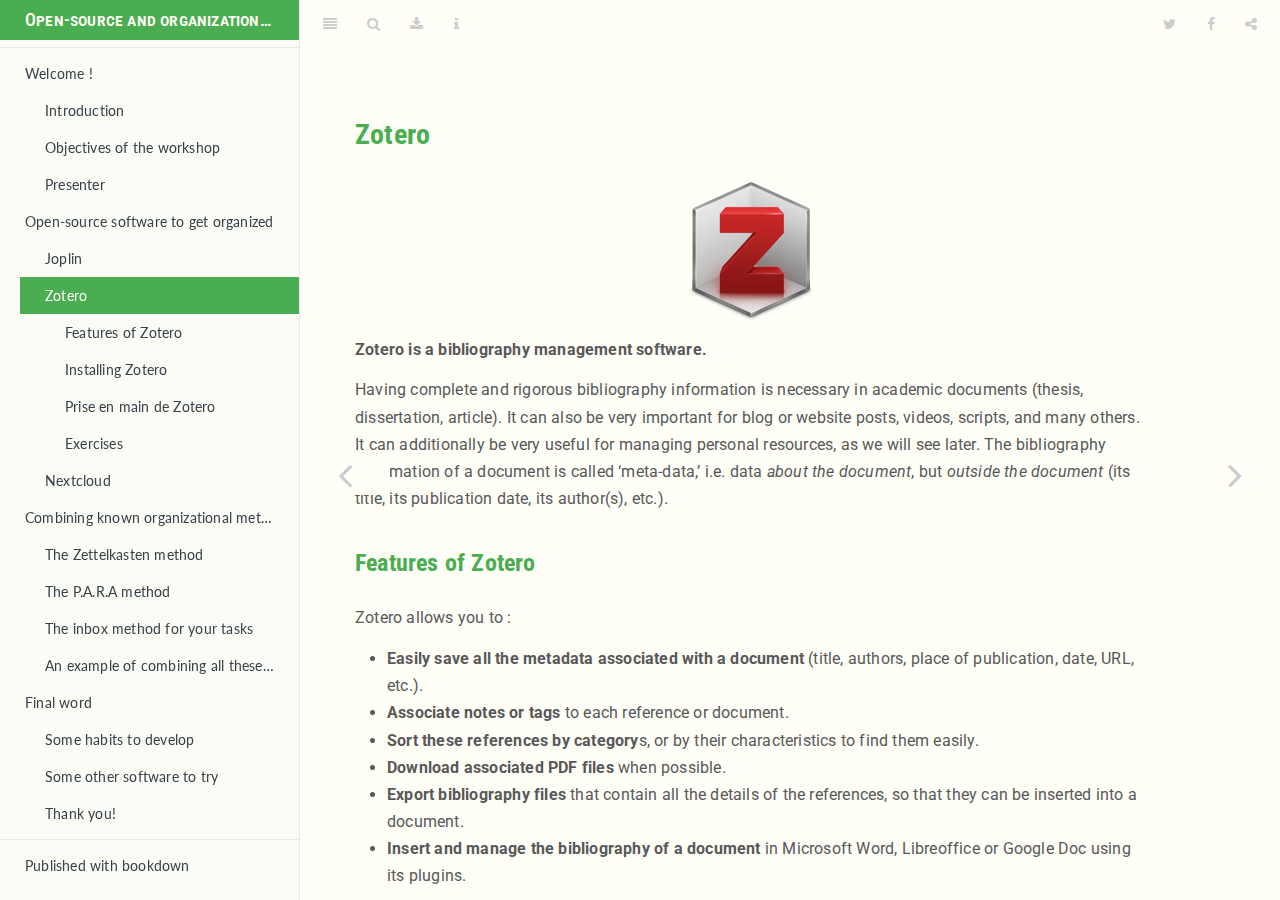
<file: docs/03-zotero.html>
<!DOCTYPE html>
<html lang="" xml:lang="">
<head>

  <meta charset="utf-8" />
  <meta http-equiv="X-UA-Compatible" content="IE=edge" />
  <title>Zotero | Open-source and organization workshop</title>
  <meta name="description" content="These pages contain the content of an open-source software discovery workshop for personal organization purposes, created by Clément Hardy." />
  <meta name="generator" content="bookdown 0.22 and GitBook 2.6.7" />

  <meta property="og:title" content="Zotero | Open-source and organization workshop" />
  <meta property="og:type" content="book" />
  <meta property="og:url" content="https://github.com/Klemet/Workshop-Organization-ENG" />
  <meta property="og:image" content="https://github.com/Klemet/Workshop-Organization-ENG/images/cover.png" />
  <meta property="og:description" content="These pages contain the content of an open-source software discovery workshop for personal organization purposes, created by Clément Hardy." />
  <meta name="github-repo" content="Klemet/Workshop-Organization-ENG" />

  <meta name="twitter:card" content="summary" />
  <meta name="twitter:title" content="Zotero | Open-source and organization workshop" />
  
  <meta name="twitter:description" content="These pages contain the content of an open-source software discovery workshop for personal organization purposes, created by Clément Hardy." />
  <meta name="twitter:image" content="https://github.com/Klemet/Workshop-Organization-ENG/images/cover.png" />




  <meta name="viewport" content="width=device-width, initial-scale=1" />
  <meta name="apple-mobile-web-app-capable" content="yes" />
  <meta name="apple-mobile-web-app-status-bar-style" content="black" />
  
  
<link rel="prev" href="02-joplin.html"/>
<link rel="next" href="05-nextcloud.html"/>
<script src="libs/header-attrs-2.9/header-attrs.js"></script>
<script src="libs/jquery-2.2.3/jquery.min.js"></script>
<link href="libs/gitbook-2.6.7/css/style.css" rel="stylesheet" />
<link href="libs/gitbook-2.6.7/css/plugin-table.css" rel="stylesheet" />
<link href="libs/gitbook-2.6.7/css/plugin-bookdown.css" rel="stylesheet" />
<link href="libs/gitbook-2.6.7/css/plugin-highlight.css" rel="stylesheet" />
<link href="libs/gitbook-2.6.7/css/plugin-search.css" rel="stylesheet" />
<link href="libs/gitbook-2.6.7/css/plugin-fontsettings.css" rel="stylesheet" />
<link href="libs/gitbook-2.6.7/css/plugin-clipboard.css" rel="stylesheet" />









<link href="libs/anchor-sections-1.0.1/anchor-sections.css" rel="stylesheet" />
<script src="libs/anchor-sections-1.0.1/anchor-sections.js"></script>




<link rel="stylesheet" href="book.css" type="text/css" />
</head>

<body>



  <div class="book without-animation with-summary font-size-2 font-family-1" data-basepath=".">

    <div class="book-summary">
      <nav role="navigation">

<ul class="summary">
<li class='before'><a href="./">Open-source and organization workshop</a></li>

<li class="divider"></li>
<li class="chapter" data-level="" data-path="index.html"><a href="index.html"><i class="fa fa-check"></i>Welcome !</a>
<ul>
<li class="chapter" data-level="" data-path="index.html"><a href="index.html#introduction"><i class="fa fa-check"></i>Introduction</a></li>
<li class="chapter" data-level="" data-path="index.html"><a href="index.html#objectives-of-the-workshop"><i class="fa fa-check"></i>Objectives of the workshop</a></li>
<li class="chapter" data-level="" data-path="index.html"><a href="index.html#presenter"><i class="fa fa-check"></i>Presenter</a></li>
</ul></li>
<li class="chapter" data-level="" data-path="01-software.html"><a href="01-software.html"><i class="fa fa-check"></i>Open-source software to get organized</a>
<ul>
<li class="chapter" data-level="" data-path="02-joplin.html"><a href="02-joplin.html"><i class="fa fa-check"></i>Joplin</a>
<ul>
<li class="chapter" data-level="" data-path="02-joplin.html"><a href="02-joplin.html#joplin-features"><i class="fa fa-check"></i>Joplin Features</a></li>
<li class="chapter" data-level="" data-path="02-joplin.html"><a href="02-joplin.html#the-markdown-syntax"><i class="fa fa-check"></i>The Markdown syntax</a></li>
<li class="chapter" data-level="" data-path="02-joplin.html"><a href="02-joplin.html#installing-joplin"><i class="fa fa-check"></i>Installing Joplin</a></li>
<li class="chapter" data-level="" data-path="02-joplin.html"><a href="02-joplin.html#getting-started-with-joplin"><i class="fa fa-check"></i>Getting started with Joplin</a></li>
<li class="chapter" data-level="" data-path="02-joplin.html"><a href="02-joplin.html#exercises"><i class="fa fa-check"></i>Exercises</a></li>
<li class="chapter" data-level="" data-path="02-joplin.html"><a href="02-joplin.html#other-important-features-of-joplin-to-discover"><i class="fa fa-check"></i>Other important features of Joplin to discover</a></li>
</ul></li>
<li class="chapter" data-level="" data-path="03-zotero.html"><a href="03-zotero.html"><i class="fa fa-check"></i>Zotero</a>
<ul>
<li class="chapter" data-level="" data-path="03-zotero.html"><a href="03-zotero.html#features-of-zotero"><i class="fa fa-check"></i>Features of Zotero</a></li>
<li class="chapter" data-level="" data-path="03-zotero.html"><a href="03-zotero.html#installing-zotero"><i class="fa fa-check"></i>Installing Zotero</a></li>
<li class="chapter" data-level="" data-path="03-zotero.html"><a href="03-zotero.html#prise-en-main-de-zotero"><i class="fa fa-check"></i>Prise en main de Zotero</a></li>
<li class="chapter" data-level="" data-path="03-zotero.html"><a href="03-zotero.html#exercises-1"><i class="fa fa-check"></i>Exercises</a></li>
</ul></li>
<li class="chapter" data-level="" data-path="05-nextcloud.html"><a href="05-nextcloud.html"><i class="fa fa-check"></i>Nextcloud</a>
<ul>
<li class="chapter" data-level="" data-path="05-nextcloud.html"><a href="05-nextcloud.html#features-of-nextcloud"><i class="fa fa-check"></i>Features of Nextcloud</a></li>
<li class="chapter" data-level="" data-path="05-nextcloud.html"><a href="05-nextcloud.html#installation-of-nextcloud"><i class="fa fa-check"></i>Installation of Nextcloud</a></li>
<li class="chapter" data-level="" data-path="05-nextcloud.html"><a href="05-nextcloud.html#getting-started-with-nextcloud"><i class="fa fa-check"></i>Getting started with Nextcloud</a></li>
<li class="chapter" data-level="" data-path="05-nextcloud.html"><a href="05-nextcloud.html#exercises-2"><i class="fa fa-check"></i>Exercises</a></li>
</ul></li>
</ul></li>
<li class="chapter" data-level="" data-path="06-methods.html"><a href="06-methods.html"><i class="fa fa-check"></i>Combining known organizational methods with the software you have discovered</a>
<ul>
<li class="chapter" data-level="" data-path="07-zettelkasten.html"><a href="07-zettelkasten.html"><i class="fa fa-check"></i>The Zettelkasten method</a>
<ul>
<li><a href="07-zettelkasten.html#purpose-of-the-zettelkasten">Purpose of the <em>Zettelkasten</em></a></li>
<li><a href="07-zettelkasten.html#setting-up-a-zettelkasten">Setting up a <em>Zettelkasten</em></a></li>
</ul></li>
<li class="chapter" data-level="" data-path="08-PARA.html"><a href="08-PARA.html"><i class="fa fa-check"></i>The P.A.R.A method</a>
<ul>
<li class="chapter" data-level="" data-path="08-PARA.html"><a href="08-PARA.html#usefulness-of-the-p.a.r.a.-method"><i class="fa fa-check"></i>Usefulness of the P.A.R.A. method</a></li>
<li class="chapter" data-level="" data-path="08-PARA.html"><a href="08-PARA.html#implementing-the-p.a.r.a.-method"><i class="fa fa-check"></i>Implementing the P.A.R.A. method</a></li>
<li class="chapter" data-level="" data-path="08-PARA.html"><a href="08-PARA.html#exercises-4"><i class="fa fa-check"></i>Exercises</a></li>
</ul></li>
<li class="chapter" data-level="" data-path="09-inbox.html"><a href="09-inbox.html"><i class="fa fa-check"></i>The inbox method for your tasks</a>
<ul>
<li><a href="09-inbox.html#uses-of-the-inbox">Uses of the <em>inbox</em></a></li>
<li><a href="09-inbox.html#setting-up-a-task-inbox">Setting up a task <em>inbox</em></a></li>
<li class="chapter" data-level="" data-path="09-inbox.html"><a href="09-inbox.html#exercises-5"><i class="fa fa-check"></i>Exercises</a></li>
</ul></li>
<li class="chapter" data-level="" data-path="10-example.html"><a href="10-example.html"><i class="fa fa-check"></i>An example of combining all these tools and methods</a>
<ul>
<li class="chapter" data-level="" data-path="10-example.html"><a href="10-example.html#the-global-structure-the-p.a.r.a-method"><i class="fa fa-check"></i>The global structure : the P.A.R.A method</a></li>
<li><a href="10-example.html#resource-management-the-zettelkasten">Resource management: The <em>Zettelkasten</em></a></li>
<li><a href="10-example.html#task-management-the-inbox">Task management : the <em>inbox</em></a></li>
<li class="chapter" data-level="" data-path="10-example.html"><a href="10-example.html#managing-references-in-resources-zotero-and-joplins-bibtex-plugin"><i class="fa fa-check"></i>Managing references in resources: Zotero and Joplin’s BibTex plugin</a></li>
<li class="chapter" data-level="" data-path="10-example.html"><a href="10-example.html#exporting-documents-in-markdown-with-joplin"><i class="fa fa-check"></i>Exporting documents in markdown with Joplin</a></li>
<li class="chapter" data-level="" data-path="10-example.html"><a href="10-example.html#summary-graph"><i class="fa fa-check"></i>Summary graph</a></li>
</ul></li>
</ul></li>
<li class="chapter" data-level="" data-path="11-final_word.html"><a href="11-final_word.html"><i class="fa fa-check"></i>Final word</a>
<ul>
<li class="chapter" data-level="" data-path="11-final_word.html"><a href="11-final_word.html#some-habits-to-develop"><i class="fa fa-check"></i>Some habits to develop</a></li>
<li class="chapter" data-level="" data-path="11-final_word.html"><a href="11-final_word.html#some-other-software-to-try"><i class="fa fa-check"></i>Some other software to try</a></li>
<li class="chapter" data-level="" data-path="11-final_word.html"><a href="11-final_word.html#thank-you"><i class="fa fa-check"></i>Thank you!</a></li>
</ul></li>
<li class="divider"></li>
<li><a href="https://github.com/rstudio/bookdown" target="blank">Published with bookdown</a></li>

</ul>

      </nav>
    </div>

    <div class="book-body">
      <div class="body-inner">
        <div class="book-header" role="navigation">
          <h1>
            <i class="fa fa-circle-o-notch fa-spin"></i><a href="./">Open-source and organization workshop</a>
          </h1>
        </div>

        <div class="page-wrapper" tabindex="-1" role="main">
          <div class="page-inner">

            <section class="normal" id="section-">
<div id="zotero" class="section level2">
<h2>Zotero</h2>
<p><img src="imgs/zotero_logo.png" /></p>
<p><strong>Zotero is a bibliography management software.</strong></p>
<p>Having complete and rigorous bibliography information is necessary in academic documents (thesis, dissertation, article). It can also be very important for blog or website posts, videos, scripts, and many others. It can additionally be very useful for managing personal resources, as we will see later. The bibliography information of a document is called ‘meta-data,’ i.e. data <em>about the document</em>, but <em>outside the document</em> (its title, its publication date, its author(s), etc.).</p>
<div id="features-of-zotero" class="section level3">
<h3>Features of Zotero</h3>
<p>Zotero allows you to :</p>
<ul>
<li><strong>Easily save all the metadata associated with a document</strong> (title, authors, place of publication, date, URL, etc.).</li>
<li><strong>Associate notes or tags</strong> to each reference or document.</li>
<li><strong>Sort these references by category</strong>s, or by their characteristics to find them easily.</li>
<li><strong>Download associated PDF files</strong> when possible.</li>
<li><strong>Export bibliography files</strong> that contain all the details of the references, so that they can be inserted into a document.</li>
<li><strong>Insert and manage the bibliography of a document</strong> in Microsoft Word, Libreoffice or Google Doc using its plugins.</li>
</ul>
</div>
<div id="installing-zotero" class="section level3">
<h3>Installing Zotero</h3>
<ul>
<li>Go to the <a href="https://www.zotero.org/">Zotero website</a> and download the installer.</li>
<li>Follow the instructions to install it.</li>
<li>If Zotero offers you to install the module for Word or Libreoffice, you can do it now; otherwise, it will be offered as an exercise later.</li>
<li>Open Zotero. In its window, go to the <code>Tools</code> tab, and click on the <code>Install the Zotero Connector in the browser</code> option. Follow the instructions to install the connector.</li>
</ul>
</div>
<div id="prise-en-main-de-zotero" class="section level3">
<h3>Prise en main de Zotero</h3>
<div id="the-main-interface" class="section level4">
<h4>The main interface</h4>
<p><img src="imgs/Zotero_interface.JPG" /></p>
<p>In its main interface, Zotero offers you a menu on the left where you can create different “collections” that contain references.</p>
<ul>
<li><p><strong>In the middle</strong>, you will find the list of references of the collection you are in.</p></li>
<li><p><strong>On the right</strong>, you will find the details of a reference you have clicked on.</p></li>
<li><p><strong>At the top</strong>, you will find different options to create a reference yourself. However, you will be able to do it automatically thanks to the extension that will connect Zotero to your web browser.</p></li>
</ul>
</div>
<div id="the-zotero-connector-for-your-web-browser" class="section level4">
<h4>The Zotero Connector for your web browser</h4>
<p>When you go to a web page, read a blog post or a scientific article in your web browser, the Zotero Connector allows you to save the information from the page you are reading in your reference library with one click.</p>
<p>To do this, you just need to click on the connector button in your web browser, normally located in the upper right corner. This button can have different icons, depending on the page you are on. **Zotero will automatically detect the document the page is referring to, whether it is a blog post, a book, or a scientific article.</p>
</div>
</div>
<div id="exercises-1" class="section level3">
<h3>Exercises</h3>
<div id="creating-a-collection" class="section level4">
<h4>1. Creating a collection</h4>
<ul>
<li>At the top left of the Zotero window, find the “create a new collection” button. Use it to create a new collection of articles named “Exercise.”</li>
</ul>
</div>
<div id="retrieving-5-different-references" class="section level4">
<h4>2. Retrieving 5 different references</h4>
<ul>
<li>In the Zotero window, make sure you are in the article collection named “Exercise.”</li>
<li>Go to the following links in your web browser: <a href="https://pubsonline.informs.org/doi/abs/10.1287/mnsc.1060.0560">Link 1</a>, <a href="https://www.sciencedirect.com/science/article/abs/pii/S0164121202000651">Link 2</a>, <a href="https://www.jstor.org/stable/25148740?seq=1#metadata_info_tab_contents">Link 3</a>, <a href="http://adaptknowledge.com/wp-content/uploads/rapidintake/PI_CL/media/InnArticle.pdf">Link 4</a>, <a href="https://opencommons.uconn.edu/libr_pubs/7/">Link 5</a>.</li>
<li>For each of the links, use the Zotero connector button in your web browser to have Zotero save the metadata related to the 5 articles directly into your library.</li>
<li>Look at the articles in the Zotero window: Zotero could not find all the metadata for two of them. We will go and look for them ourselves using Google Scholar.</li>
<li>Go to <a href="https://scholar.google.ca/">Google Scholar</a>. In the search bar, type the title of one of the two articles that Zotero failed to detect correctly.</li>
<li>In the list of Google Scholar results, find the article. Also in this list, find the quotation mark button under the article’s information. In the pop-up that opens, click on the link that says “BibTex.”</li>
<li>Google Scholar will take you to a page with a text sequence. This is the information related to this reference in a format called “BibTex.” Select the text and press <code>Copy</code> or <code>Ctrl + C</code>.</li>
<li>Go back to the Zotero window, go to the <code>File</code> tab, then click <code>Import from Clipboard</code>.</li>
<li>You can now see that Zotero has inserted the correct metadata for this article. Delete the incomplete metadata by right-clicking on it, then `Remove document to trash’.</li>
<li>Repeat the operation for the other article that Zotero did not detect well.</li>
</ul>
</div>
<div id="installing-the-zotero-module-for-word-or-for-libreoffice" class="section level4">
<h4>3. Installing the Zotero module for Word or for Libreoffice</h4>
<ul>
<li>If you did not do so during the installation, install the Zotero module for Microsoft Word or for Libreoffice, by clicking on <code>Edit</code>, <code>Preferences</code>, <code>Cite</code> tab, <code>Text processing</code> tab, <code>Install word module</code> or <code>Install Libreoffice module</code>.</li>
</ul>
</div>
<div id="installing-the-zotero-better-bibtex-plugin" class="section level4">
<h4>4. Installing the Zotero “Better BibTex” plugin</h4>
<ul>
<li>Do a right clic on <a href="https://github.com/retorquere/zotero-better-bibtex/releases/download/v5.4.7/zotero-better-bibtex-5.4.7.xpi">this link</a> and select “Save link as…” to download the “Better BibTex” plugin</li>
</ul>
<blockquote>
<p>💡 <em>The “Better BibTex” plugin allows to better connect Zotero with other software that uses Markdown. We’ll use it next!</em></p>
</blockquote>
<ul>
<li>In the Zotero window, go to the <code>Tools</code> tab, then <code>Extensions</code>. Then click on the little gear icon on the right side of the window, and choose the “Install from a file” option. In the window that opens, select the “Better BibTex” plugin file that you downloaded.</li>
<li>Restart Zotero.</li>
</ul>
</div>
<div id="exporting-your-zotero-database-with-the-automatic-update-option" class="section level4">
<h4>5. Exporting your Zotero database with the automatic update option</h4>
<ul>
<li>In the Zotero window, go to <code>File</code>, and select the <code>Export Library</code> option.</li>
<li>In the Format list, choose the <code>Better BibTex</code> format</li>
<li>In the options, choose the <code>Keep current</code> option, and leave all others unchecked.</li>
<li>Export the resulting .bib file somewhere on your computer.</li>
</ul>
<blockquote>
<p>💡 <em>This .bib file contains the information of all the references in your library, together with a small code for each one that we will be able to insert in Markdown documents. On top of that, it is automatically kept up to date with the “Better BibTex” plugin; this means that every time you add a reference in Zotero, this .bib file will be updated to add it.</em></p>
</blockquote>
</div>
<div id="using-the-joplin-bibtex-plugin-to-add-references" class="section level4">
<h4>6. Using the Joplin BibTex plugin to add references</h4>
<ul>
<li>Open Joplin.</li>
<li>Go to the <code>Tools</code> tab, then click on <code>Options</code>.</li>
<li>Go to the <code>Plugins</code> tab in the options menu.</li>
<li>In the search bar, look for the <code>Bibtex</code> plugin and install it.</li>
<li>Restart Joplin.</li>
<li>Go back to the <code>Tools</code> tab, then click on <code>Options</code>.</li>
<li>Go to the <code>BibTex Plugin</code> tab that appeared in the options.</li>
<li>In the <code>BibTex File</code> field, write the path to the .bib file you generated in exercise 5.</li>
<li>Choose the <code>Pandoc syntax</code> option (coming soon).</li>
<li>Exit the options, and create a new note named “Note with references” in Joplin.</li>
<li>In this note, write the following sentence:</li>
</ul>
<pre><code>Open-source software has a long history .</code></pre>
<ul>
<li>Position your cursor in the Joplin editor just before the period at the end of the sentence. Then, you have two choices:
<ul>
<li>In Joplin, in the toolbar containing the editor buttons, click on the button shaped like a graduation hat. In the list that opens (which contains your references), look for the article by <code>Bretthauer</code> that you added earlier. Press “Enter” to validate.</li>
<li>Write the code for the reference yourself, by writing square brackets <code>[ ]</code> with a <code>@</code> inside, pasted to the article’s unique identifier in Zotero (found at the very top of the article information).</li>
</ul></li>
<li>Once you have added the reference, watch how it looks in the editor.</li>
</ul>
<blockquote>
<p>💡 <em>You can observe that the BibTex plugin formats the reference inside the text, but also automatically adds a “references” part at the end of your note that indicates all the documents referenced in your note.</em></p>
</blockquote>
<blockquote>
<p>💡 <em>The syntax I recommend you use in your markdown notes for references is the one used by Pandoc, a well known open-source software that allows you to transform a text document into almost any format. This elegant syntax allows you to put the citation in the text in the format you want. To learn more about this syntax, go to <a href="https://pandoc.org/demo/example19/Extension-citations.html">this link</a>.</em></p>
</blockquote>

</div>
</div>
</div>
            </section>

          </div>
        </div>
      </div>
<a href="02-joplin.html" class="navigation navigation-prev " aria-label="Previous page"><i class="fa fa-angle-left"></i></a>
<a href="05-nextcloud.html" class="navigation navigation-next " aria-label="Next page"><i class="fa fa-angle-right"></i></a>
    </div>
  </div>
<script src="libs/gitbook-2.6.7/js/app.min.js"></script>
<script src="libs/gitbook-2.6.7/js/lunr.js"></script>
<script src="libs/gitbook-2.6.7/js/clipboard.min.js"></script>
<script src="libs/gitbook-2.6.7/js/plugin-search.js"></script>
<script src="libs/gitbook-2.6.7/js/plugin-sharing.js"></script>
<script src="libs/gitbook-2.6.7/js/plugin-fontsettings.js"></script>
<script src="libs/gitbook-2.6.7/js/plugin-bookdown.js"></script>
<script src="libs/gitbook-2.6.7/js/jquery.highlight.js"></script>
<script src="libs/gitbook-2.6.7/js/plugin-clipboard.js"></script>
<script>
gitbook.require(["gitbook"], function(gitbook) {
gitbook.start({
"sharing": {
"github": false,
"facebook": true,
"twitter": true,
"linkedin": false,
"weibo": false,
"instapaper": false,
"vk": false,
"whatsapp": false,
"all": ["facebook", "twitter", "linkedin", "weibo", "instapaper"]
},
"fontsettings": {
"theme": "white",
"family": "sans",
"size": 2
},
"edit": {
"link": null,
"text": null
},
"history": {
"link": null,
"text": null
},
"view": {
"link": null,
"text": null
},
"download": ["docs.pdf", "docs.epub"],
"toc": {
"collapse": "subsection",
"scroll_highlight": true
}
});
});
</script>

</body>

</html>
</file>
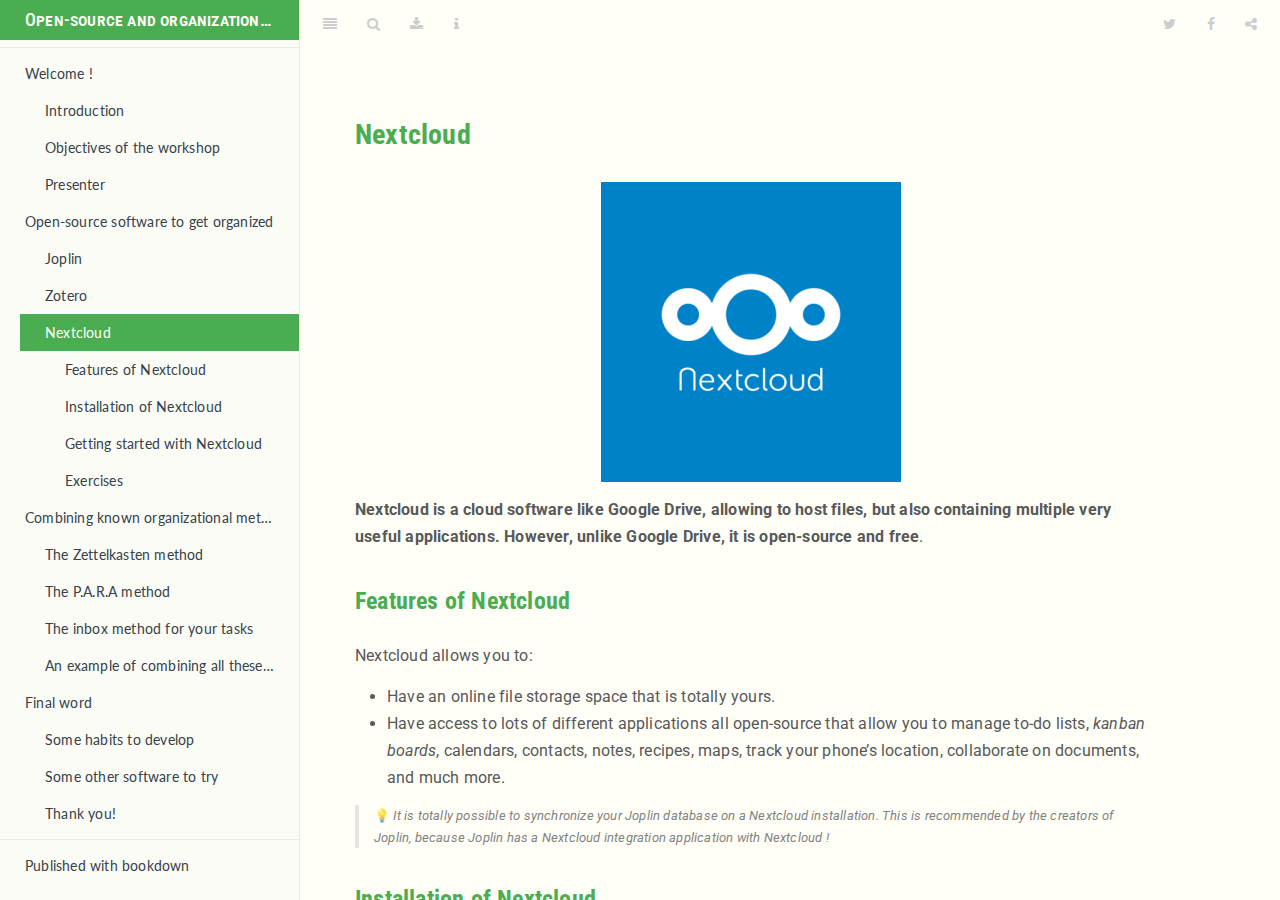
<file: docs/05-nextcloud.html>
<!DOCTYPE html>
<html lang="" xml:lang="">
<head>

  <meta charset="utf-8" />
  <meta http-equiv="X-UA-Compatible" content="IE=edge" />
  <title>Nextcloud | Open-source and organization workshop</title>
  <meta name="description" content="These pages contain the content of an open-source software discovery workshop for personal organization purposes, created by Clément Hardy." />
  <meta name="generator" content="bookdown 0.22 and GitBook 2.6.7" />

  <meta property="og:title" content="Nextcloud | Open-source and organization workshop" />
  <meta property="og:type" content="book" />
  <meta property="og:url" content="https://github.com/Klemet/Workshop-Organization-ENG" />
  <meta property="og:image" content="https://github.com/Klemet/Workshop-Organization-ENG/images/cover.png" />
  <meta property="og:description" content="These pages contain the content of an open-source software discovery workshop for personal organization purposes, created by Clément Hardy." />
  <meta name="github-repo" content="Klemet/Workshop-Organization-ENG" />

  <meta name="twitter:card" content="summary" />
  <meta name="twitter:title" content="Nextcloud | Open-source and organization workshop" />
  
  <meta name="twitter:description" content="These pages contain the content of an open-source software discovery workshop for personal organization purposes, created by Clément Hardy." />
  <meta name="twitter:image" content="https://github.com/Klemet/Workshop-Organization-ENG/images/cover.png" />




  <meta name="viewport" content="width=device-width, initial-scale=1" />
  <meta name="apple-mobile-web-app-capable" content="yes" />
  <meta name="apple-mobile-web-app-status-bar-style" content="black" />
  
  
<link rel="prev" href="03-zotero.html"/>
<link rel="next" href="06-methods.html"/>
<script src="libs/header-attrs-2.9/header-attrs.js"></script>
<script src="libs/jquery-2.2.3/jquery.min.js"></script>
<link href="libs/gitbook-2.6.7/css/style.css" rel="stylesheet" />
<link href="libs/gitbook-2.6.7/css/plugin-table.css" rel="stylesheet" />
<link href="libs/gitbook-2.6.7/css/plugin-bookdown.css" rel="stylesheet" />
<link href="libs/gitbook-2.6.7/css/plugin-highlight.css" rel="stylesheet" />
<link href="libs/gitbook-2.6.7/css/plugin-search.css" rel="stylesheet" />
<link href="libs/gitbook-2.6.7/css/plugin-fontsettings.css" rel="stylesheet" />
<link href="libs/gitbook-2.6.7/css/plugin-clipboard.css" rel="stylesheet" />









<link href="libs/anchor-sections-1.0.1/anchor-sections.css" rel="stylesheet" />
<script src="libs/anchor-sections-1.0.1/anchor-sections.js"></script>




<link rel="stylesheet" href="book.css" type="text/css" />
</head>

<body>



  <div class="book without-animation with-summary font-size-2 font-family-1" data-basepath=".">

    <div class="book-summary">
      <nav role="navigation">

<ul class="summary">
<li class='before'><a href="./">Open-source and organization workshop</a></li>

<li class="divider"></li>
<li class="chapter" data-level="" data-path="index.html"><a href="index.html"><i class="fa fa-check"></i>Welcome !</a>
<ul>
<li class="chapter" data-level="" data-path="index.html"><a href="index.html#introduction"><i class="fa fa-check"></i>Introduction</a></li>
<li class="chapter" data-level="" data-path="index.html"><a href="index.html#objectives-of-the-workshop"><i class="fa fa-check"></i>Objectives of the workshop</a></li>
<li class="chapter" data-level="" data-path="index.html"><a href="index.html#presenter"><i class="fa fa-check"></i>Presenter</a></li>
</ul></li>
<li class="chapter" data-level="" data-path="01-software.html"><a href="01-software.html"><i class="fa fa-check"></i>Open-source software to get organized</a>
<ul>
<li class="chapter" data-level="" data-path="02-joplin.html"><a href="02-joplin.html"><i class="fa fa-check"></i>Joplin</a>
<ul>
<li class="chapter" data-level="" data-path="02-joplin.html"><a href="02-joplin.html#joplin-features"><i class="fa fa-check"></i>Joplin Features</a></li>
<li class="chapter" data-level="" data-path="02-joplin.html"><a href="02-joplin.html#the-markdown-syntax"><i class="fa fa-check"></i>The Markdown syntax</a></li>
<li class="chapter" data-level="" data-path="02-joplin.html"><a href="02-joplin.html#installing-joplin"><i class="fa fa-check"></i>Installing Joplin</a></li>
<li class="chapter" data-level="" data-path="02-joplin.html"><a href="02-joplin.html#getting-started-with-joplin"><i class="fa fa-check"></i>Getting started with Joplin</a></li>
<li class="chapter" data-level="" data-path="02-joplin.html"><a href="02-joplin.html#exercises"><i class="fa fa-check"></i>Exercises</a></li>
<li class="chapter" data-level="" data-path="02-joplin.html"><a href="02-joplin.html#other-important-features-of-joplin-to-discover"><i class="fa fa-check"></i>Other important features of Joplin to discover</a></li>
</ul></li>
<li class="chapter" data-level="" data-path="03-zotero.html"><a href="03-zotero.html"><i class="fa fa-check"></i>Zotero</a>
<ul>
<li class="chapter" data-level="" data-path="03-zotero.html"><a href="03-zotero.html#features-of-zotero"><i class="fa fa-check"></i>Features of Zotero</a></li>
<li class="chapter" data-level="" data-path="03-zotero.html"><a href="03-zotero.html#installing-zotero"><i class="fa fa-check"></i>Installing Zotero</a></li>
<li class="chapter" data-level="" data-path="03-zotero.html"><a href="03-zotero.html#prise-en-main-de-zotero"><i class="fa fa-check"></i>Prise en main de Zotero</a></li>
<li class="chapter" data-level="" data-path="03-zotero.html"><a href="03-zotero.html#exercises-1"><i class="fa fa-check"></i>Exercises</a></li>
</ul></li>
<li class="chapter" data-level="" data-path="05-nextcloud.html"><a href="05-nextcloud.html"><i class="fa fa-check"></i>Nextcloud</a>
<ul>
<li class="chapter" data-level="" data-path="05-nextcloud.html"><a href="05-nextcloud.html#features-of-nextcloud"><i class="fa fa-check"></i>Features of Nextcloud</a></li>
<li class="chapter" data-level="" data-path="05-nextcloud.html"><a href="05-nextcloud.html#installation-of-nextcloud"><i class="fa fa-check"></i>Installation of Nextcloud</a></li>
<li class="chapter" data-level="" data-path="05-nextcloud.html"><a href="05-nextcloud.html#getting-started-with-nextcloud"><i class="fa fa-check"></i>Getting started with Nextcloud</a></li>
<li class="chapter" data-level="" data-path="05-nextcloud.html"><a href="05-nextcloud.html#exercises-2"><i class="fa fa-check"></i>Exercises</a></li>
</ul></li>
</ul></li>
<li class="chapter" data-level="" data-path="06-methods.html"><a href="06-methods.html"><i class="fa fa-check"></i>Combining known organizational methods with the software you have discovered</a>
<ul>
<li class="chapter" data-level="" data-path="07-zettelkasten.html"><a href="07-zettelkasten.html"><i class="fa fa-check"></i>The Zettelkasten method</a>
<ul>
<li><a href="07-zettelkasten.html#purpose-of-the-zettelkasten">Purpose of the <em>Zettelkasten</em></a></li>
<li><a href="07-zettelkasten.html#setting-up-a-zettelkasten">Setting up a <em>Zettelkasten</em></a></li>
</ul></li>
<li class="chapter" data-level="" data-path="08-PARA.html"><a href="08-PARA.html"><i class="fa fa-check"></i>The P.A.R.A method</a>
<ul>
<li class="chapter" data-level="" data-path="08-PARA.html"><a href="08-PARA.html#usefulness-of-the-p.a.r.a.-method"><i class="fa fa-check"></i>Usefulness of the P.A.R.A. method</a></li>
<li class="chapter" data-level="" data-path="08-PARA.html"><a href="08-PARA.html#implementing-the-p.a.r.a.-method"><i class="fa fa-check"></i>Implementing the P.A.R.A. method</a></li>
<li class="chapter" data-level="" data-path="08-PARA.html"><a href="08-PARA.html#exercises-4"><i class="fa fa-check"></i>Exercises</a></li>
</ul></li>
<li class="chapter" data-level="" data-path="09-inbox.html"><a href="09-inbox.html"><i class="fa fa-check"></i>The inbox method for your tasks</a>
<ul>
<li><a href="09-inbox.html#uses-of-the-inbox">Uses of the <em>inbox</em></a></li>
<li><a href="09-inbox.html#setting-up-a-task-inbox">Setting up a task <em>inbox</em></a></li>
<li class="chapter" data-level="" data-path="09-inbox.html"><a href="09-inbox.html#exercises-5"><i class="fa fa-check"></i>Exercises</a></li>
</ul></li>
<li class="chapter" data-level="" data-path="10-example.html"><a href="10-example.html"><i class="fa fa-check"></i>An example of combining all these tools and methods</a>
<ul>
<li class="chapter" data-level="" data-path="10-example.html"><a href="10-example.html#the-global-structure-the-p.a.r.a-method"><i class="fa fa-check"></i>The global structure : the P.A.R.A method</a></li>
<li><a href="10-example.html#resource-management-the-zettelkasten">Resource management: The <em>Zettelkasten</em></a></li>
<li><a href="10-example.html#task-management-the-inbox">Task management : the <em>inbox</em></a></li>
<li class="chapter" data-level="" data-path="10-example.html"><a href="10-example.html#managing-references-in-resources-zotero-and-joplins-bibtex-plugin"><i class="fa fa-check"></i>Managing references in resources: Zotero and Joplin’s BibTex plugin</a></li>
<li class="chapter" data-level="" data-path="10-example.html"><a href="10-example.html#exporting-documents-in-markdown-with-joplin"><i class="fa fa-check"></i>Exporting documents in markdown with Joplin</a></li>
<li class="chapter" data-level="" data-path="10-example.html"><a href="10-example.html#summary-graph"><i class="fa fa-check"></i>Summary graph</a></li>
</ul></li>
</ul></li>
<li class="chapter" data-level="" data-path="11-final_word.html"><a href="11-final_word.html"><i class="fa fa-check"></i>Final word</a>
<ul>
<li class="chapter" data-level="" data-path="11-final_word.html"><a href="11-final_word.html#some-habits-to-develop"><i class="fa fa-check"></i>Some habits to develop</a></li>
<li class="chapter" data-level="" data-path="11-final_word.html"><a href="11-final_word.html#some-other-software-to-try"><i class="fa fa-check"></i>Some other software to try</a></li>
<li class="chapter" data-level="" data-path="11-final_word.html"><a href="11-final_word.html#thank-you"><i class="fa fa-check"></i>Thank you!</a></li>
</ul></li>
<li class="divider"></li>
<li><a href="https://github.com/rstudio/bookdown" target="blank">Published with bookdown</a></li>

</ul>

      </nav>
    </div>

    <div class="book-body">
      <div class="body-inner">
        <div class="book-header" role="navigation">
          <h1>
            <i class="fa fa-circle-o-notch fa-spin"></i><a href="./">Open-source and organization workshop</a>
          </h1>
        </div>

        <div class="page-wrapper" tabindex="-1" role="main">
          <div class="page-inner">

            <section class="normal" id="section-">
<div id="nextcloud" class="section level2">
<h2>Nextcloud</h2>
<p><img src="imgs/Nextcloud_logo.png" /></p>
<p><strong>Nextcloud is a cloud software like Google Drive, allowing to host files, but also containing multiple very useful applications. However, unlike Google Drive, it is open-source and free</strong>.</p>
<div id="features-of-nextcloud" class="section level3">
<h3>Features of Nextcloud</h3>
<p>Nextcloud allows you to:</p>
<ul>
<li>Have an online file storage space that is totally yours.</li>
<li>Have access to lots of different applications all open-source that allow you to manage to-do lists, <em>kanban boards</em>, calendars, contacts, notes, recipes, maps, track your phone’s location, collaborate on documents, and much more.</li>
</ul>
<blockquote>
<p>💡 <em>It is totally possible to synchronize your Joplin database on a Nextcloud installation. This is recommended by the creators of Joplin, because Joplin has a Nextcloud integration application with Nextcloud !</em></p>
</blockquote>
</div>
<div id="installation-of-nextcloud" class="section level3">
<h3>Installation of Nextcloud</h3>
<p>Here, it’s a bit special. <strong>Nextcloud cannot be installed on your computer</strong>. It must be installed on a <strong><a href="https://en.wikipedia.org/wiki/Server_(computing)">computer server</a></strong>, which is a particular computer made to answer requests from “clients” (like your computer) via the internet. This server can be owned by a company (many companies rent servers to host their website, storage space like Nextcloud or other things); or, you can buy a small one for yourself, like a <a href="https://en.wikipedia.org/wiki/Raspberry_Pi">Raspberry Pi</a>. It is still possible to make your computer a server; but this is not practical. The “server” application would have to be running on your computer at all times for your Nextcloud “instance” to be accessible.</p>
<p>So, we won’t see the installation of Nextcloud here, which can be complicated. You will however have a list of options to get a Nextcloud server for free, or at a low cost. Keep in mind though that <strong>these different options represent different levels of security for your data</strong>. If you want to make sure that the data on your Nextcloud server is only accessible to you, you will need to purchase your own server (see below). By choosing a third party hosting company, it is possible that your data can be analyzed for advertising purposes (although this is much less likely than with Google Drive). By doing so, you also accept the fact that this company has your data on their servers, and that <strong>these hosting companies will be able to read your data, or submit it to the law and provide it to the authorities if required by them</strong>. At this level, some countries (such as Switzerland) have a stricter jurisdiction in terms of privacy protection. However, if you wish to rely on a hosting company but keep your data totally private, <strong>you will need to encrypt the existing data on your Nextcloud</strong>. This is possible, but we won’t talk about it today.</p>
<p>So here are different options to get a Nextcloud instance:</p>
<p><strong>By a third party host with Nextcloud pre-installed:</strong></p>
<ul>
<li><a href="https://www.hetzner.com/storage/storage-share">Hertznet</a> : German host, very competitive prices, very good performance. My personal choice.</li>
<li><a href="https://woelkli.com/fr">Wolkli</a> : Swiss host. Much more expensive, but difficult to do better in terms of data protection (Swiss laws normally protect any access against your will).</li>
<li><a href="https://cloudamo.com/">Cloudamo</a> : European hosting company. Offers a free version that we will use today, but also paid options. Sometimes a bit slow.</li>
</ul>
<p><strong>Buying your own server:</strong></p>
<ul>
<li>Buy a <a href="https://www.buyapi.ca/">Raspberry Pi</a> and <a href="https://ownyourbits.com/nextcloudpi/">install Nextcloud on it</a>.</li>
<li>Buy a prepared server from <a href="https://nextcloud.com/devices/">those recommended by Nextcloud</a>.</li>
</ul>
<p><strong>For this workshop, we will use an account on a hosting company that offers a “free” Nextcloud account with access to many applications, “Cloudamo.”</strong></p>
<ul>
<li>Go to the <a href="https://nextcloud.com/signup/">Nextcloud main page</a>.</li>
<li>In the bar in the center, enter your email address.</li>
<li>In the list of hosts below, choose <code>Cloudamo</code>.</li>
<li>Click on <code>Sign up</code>.</li>
<li>In the page that opens, choose a password and click on Log in.</li>
<li>Go to your mailbox to find the confirmation email from <code>Cloudamo</code>. <strong>Look in your spam folder</strong>.</li>
<li>Click on the validation link in the e-mail from Cloudamo and log in on the page that opens.</li>
</ul>
<blockquote>
<p>💡 <em>If you decide to use Nextcloud and you liked Cloudamo, you can choose a subscription with this host to get more storage space! But I highly recommend <a href="https://www.hetzner.com/storage/storage-share">Hertznet</a>.</em></p>
</blockquote>
</div>
<div id="getting-started-with-nextcloud" class="section level3">
<h3>Getting started with Nextcloud</h3>
<p>In Nextcloud, you can switch from one application to another thanks to the icons at the <strong>top of the screen</strong>. <strong>At the top right</strong> is an icon that allows you to change different settings related to your profile, or to log out.</p>
</div>
<div id="exercises-2" class="section level3">
<h3>Exercises</h3>
<div id="creating-tasks-with-different-priorities-in-different-categories" class="section level4">
<h4>1. Creating tasks with different priorities, in different categories</h4>
<ul>
<li>On Nextcloud, go to the <code>Tasks</code> tab.</li>
<li>In the menu on the left, click on <code>Add a list</code> to create a to-do list named <code>Personal</code>. Do the same thing to create another list named “Social.”</li>
</ul>
<blockquote>
<p>💡 <em>To-do lists, just like the calendars we will see next, are associated with colors. Use them to easily differentiate between different lists, and thus categorize your tasks!</em></p>
</blockquote>
<ul>
<li>In the “Nextcloud” task list, create 5 new tasks:
<ul>
<li>Create tasks for exercise 1</li>
<li>Understand how Nextcloud works</li>
<li>Watch a cute cat video</li>
<li>Watch a cute dog video</li>
<li>Do the dishes</li>
</ul></li>
<li>For the “Understanding how Nextcloud works” task, use the small button to the right of the task to add three subtasks:
<ul>
<li>Understand how Nextcloud tasks work</li>
<li>Understand how Nextcloud <em>kanban</em> boards work</li>
<li>Understand how Nextcloud calendars work</li>
</ul></li>
<li>In the “Social” task list, create 2 new tasks:
<ul>
<li>Call my best friend to tell her I like her a lot</li>
<li>Prepare a party</li>
</ul></li>
<li>Click on each of these tasks in turn. In the menu that opens on the right, set a priority for these tasks.</li>
<li>At the top right of the screen, find the button to choose how the tasks are sorted. Sort them by priority, and see how they are organized.</li>
</ul>
</div>
<div id="putting-comments-in-the-tasks" class="section level4">
<h4>2. Putting comments in the tasks</h4>
<ul>
<li>On Nextcloud, go to the <code>Tasks</code> tab.</li>
<li>Click on each of the tasks created during exercise 1 in turn.
<ul>
<li>In the menu that opens on the right, write some details about the task. For example: the dog video you want to watch must be about a Samoyed. You can even put a link to a video you want to watch later.</li>
</ul></li>
</ul>
</div>
<div id="create-and-use-a-kanban-board" class="section level4">
<h4>3. Create and use a Kanban board</h4>
<ul>
<li>On Nextcloud, go to the <code>Deck</code> tab.</li>
<li>In the menu on the left, use <code>Add a board</code> to create a new <em>kanban</em> board named “Organization and open-source workshop.”</li>
<li>Go to this new board, and create 3 columns in it: “To Do,” “In Progress,” and “Completed.”</li>
<li>In the “To Do” column, use the little <code>+</code> button to create 4 new “cards”:
<ul>
<li>Discover Joplin</li>
<li>Discover Zotero</li>
<li>Discover Nextcloud</li>
<li>Discover methods to implement them</li>
</ul></li>
<li>Move the cards to the right columns: the first three should go in the “Done” column. The 4th one must go in the “to do” column. The last one must stay where it is.</li>
<li>Click on the “Discover Nextcloud” card. In the description of the card, write the following text:</li>
</ul>
<pre><code>- [ ] Understand what is Nextcloud
- [ ] Understand what Nextcloud is for
- [ ] Do the exercise 1
- [ ] Do exercise 2
- [ ] Do exercise 3
- [ ] Do exercise 4
- [ ] Do exercise 5
- [ ] Do exercise 6</code></pre>
<ul>
<li>Close the card window, and look at what is now written on it in the board.</li>
<li>Reopen the card window by clicking on it. Check the boxes in the descriptions with the click of your mouse. Go back to the board, and look at what is happening.</li>
<li>At the top right, find the button that opens the board menu. Go to the “Tags” tab.</li>
<li>Create two new tags, choosing the colors you want: “Software” and “Methods.”</li>
<li>Open the description of the cards to put the corresponding tag on them. Look at the visual result of your chart.</li>
</ul>
<blockquote>
<p>💡 <em>Kanban boards are excellent for visually seeing the status of a project, whether for yourself or with others. It may seem intimidating, but don’t hesitate to try it! Many videos and articles exist on the internet to learn about them, if you are curious.</em></p>
</blockquote>
</div>
<div id="using-the-calendar" class="section level4">
<h4>4. Using the calendar</h4>
<ul>
<li>On Nextcloud, go to the <code>Agenda</code> tab.</li>
<li>Next to the <code>Today</code> button in the left menu, use the button that allows you to change the view (day, week, month, etc.). Try the different views, then select the month view.</li>
</ul>
<blockquote>
<p>💡 <em>The groups of tasks and events of the calendar are within the same file in Nextcloud! This is because both are in the format named “<a href="https://fr.wikipedia.org/wiki/ICalendar">ICalendar</a>.” The ICalendar format is a data format used by almost all existing mailboxes. It is the same one that is used, generally, when you receive an invitation to an event by mail! It is also a format that makes synchronization with your phone very easy, as we will see soon. If one of your tasks is associated with a date, it will appear in your calendar!</em></p>
</blockquote>
<ul>
<li>Double-click in the box corresponding to today to bring up the window allowing you to create a new event.</li>
<li>Name this event “End of Nextcloud exercises.” Schedule it for today, and to start in 10 minutes. Its duration does not matter. Put it in the “Personal” calendar.</li>
<li>Create a new event on today’s date, named “Workshop to discover open-source software to get organized.” Check the box to indicate that this will be an all-day event. Put it in the “Personal” calendar again.</li>
<li>Create a new event in two days, named “Meet with myself,” from 3:00 PM to 5:00 PM, and put it in the “Social” agenda.</li>
</ul>
<blockquote>
<p>💡 <em>As you can see, the spots that are displayed in your calendar are associated with the color of the calendar in which they are located! This is very useful to be able to visually differentiate very quickly which event concerns which area of your life. As for the list of tasks, take advantage of it !</em></p>
</blockquote>
</div>
<div id="synchronizing-nextcloud-tasks-with-your-phone" class="section level4">
<h4>5. Synchronizing Nextcloud tasks with your phone</h4>
<ul>
<li><p>Take your cell phone in hand.</p></li>
<li><p>If you are on an android phone:</p>
<ul>
<li>Go to the <em>Google Play Store</em> to download the free, open source “<a href="https://play.google.com/store/apps/details?id=org.tasks&amp;hl=en_US&amp;gl=US">Tasks.org</a>” app (or use F-droid for that).</li>
<li>Open the app, and tap the menu icon in the top left corner. Go to the <code>Settings</code> section.</li>
<li>Tap the <code>Add Account</code> option, then choose a <code>CalDAV</code> account.</li>
<li>In the <code>User name</code> field, enter the email address you used to sign up for Cloudamo.</li>
<li>In the <code>Password</code> field, enter the password you use to log into Cloudamo.</li>
<li>In the <code>URL</code> field, enter <code>https://us.cloudamo.com</code>.</li>
<li>Validate, then let the application do its synchronization.</li>
<li>In the application menu, check that you now have access to the task lists you created on Cloudamo. Click on the tasks to see that you can edit them in all their details: their priority, their notes, their subtasks, etc.</li>
</ul></li>
</ul>
<blockquote>
<p>💡 <em>Tasks.org is a totally open-source and free application to manage your tasks. It has a lot of features. Change its theme, set icons for your to-do lists, use its widgets to quickly add to-dos from your home screen, make recurring to-dos, and much more!</em></p>
</blockquote>
<ul>
<li>If you are on an Apple phone:
<ul>
<li>Open the <code>Reminders</code> application.</li>
<li>Select the <code>Calendar</code> option.</li>
<li>Select the <code>Accounts</code> option, then <code>Add Account</code>.</li>
<li>Select the <code>Other</code> option as the account type, then <code>Add CalDAV account</code>.</li>
<li>In the <code>URL</code> field, enter <code>https://us.cloudamo.com</code>.</li>
<li>In the <code>User Name</code> field, enter the email address you used to sign up for Cloudamo.</li>
<li>In the <code>Password</code> field, enter the password you use to log into Cloudamo.</li>
<li>Let the application do its synchronization.</li>
<li>Go to the Reminders application and check that you now have access to the task lists you created on Cloudamo.</li>
</ul></li>
</ul>
<blockquote>
<p>⚠️ <strong><em>It seems that IOS will not allow communication with your Nextcloud account if it is not on a server that offers so-called “encrypted” communication using a valid SSL certificate. If you have problems, you can download another application from the appstore that can handle it, like <a href="https://apps.apple.com/us/app/2do-todo-list-tasks-notes/id303656546">2Do</a>.</em></strong></p>
</blockquote>
<blockquote>
<p>⚠️ <strong><em>Apple phones do not have many open-source and private applications available. It is impossible for me to say who will be able to access your data using these applications. On the other hand, Tasks.org on Android does not have this problem. At your own risk!</em></strong></p>
</blockquote>
<blockquote>
<p>💡 <em>Know that there is a free open-source application to synchronize and view your Nextcloud Deck Kanban boards on your phone! Go to your app store, and search for “Nextcloud Deck.”</em></p>
</blockquote>
</div>
<div id="synchronizing-the-nextcloud-calendar-with-your-phone" class="section level4">
<h4>6. Synchronizing the Nextcloud calendar with your phone</h4>
<ul>
<li><p>Take your cell phone in hand.</p></li>
<li><p>If you are on an android phone:</p>
<ul>
<li>Go to the <em>Google Play Store</em> to download the free, open source “<a href="https://play.google.com/store/apps/details?id=at.bitfire.davdroid&amp;hl=en_US&amp;gl=US">DAVx5</a>” app (or use F-droid for that).</li>
<li>Open the application, and get to the screen that allows you to add an account. Choose the option <code>Connect with a URL and a username</code>.</li>
<li>In the <code>URL</code> field, enter <code>https://us.cloudamo.com</code>.</li>
<li>In the <code>User Name</code> field, enter the email address you used to sign up for Cloudamo.</li>
<li>In the <code>Password</code> field, enter the password you use to log into Cloudamo.</li>
<li>Let the application do its synchronization.</li>
<li>Go to your phone’s calendar. If you don’t have one yet, you can download the open-source application <a href="https://play.google.com/store/apps/details?id=com.simplemobiletools.calendar&amp;hl=en_US&amp;gl=US">Simple calendar</a>.</li>
</ul></li>
</ul>
<blockquote>
<p>💡 <em>Despite its strange name, DAVx5 is a fantastic application. It is secure and recommended by Nextcloud developers to sync your phone with your Nextcloud installation. If you choose another Nextcloud host, you can simply enter the URL of the Nextcloud server you are connecting to instead of Cloudamo’s.</em></p>
</blockquote>
<blockquote>
<p>⚠️ <strong><em>On Android, if you are using the “Google” calendar, it is impossible for me to know if your calendar data will be read or shared by Google. I recommend you to use an open-source application like Simple calendar instead.</em></strong></p>
</blockquote>
<ul>
<li>If you are on an Apple phone:
<ul>
<li>Open the <code>Reminders</code> application.</li>
<li>Select the <code>Calendar</code> option.</li>
<li>Select the <code>Accounts</code> option, then <code>Add Account</code>.</li>
<li>Select the <code>Other</code> option as the account type, then <code>Add CalDAV account</code>.</li>
<li>In the <code>URL</code> field, enter <code>https://us.cloudamo.com</code>.</li>
<li>In the <code>User Name</code> field, enter the email address you used to sign up for Cloudamo.</li>
<li>In the <code>Password</code> field, enter the password you use to log into Cloudamo.</li>
<li>Let the application do its synchronization.</li>
<li>Go to your phone’s calendar.</li>
</ul></li>
</ul>
<blockquote>
<p>⚠️ <strong><em>Apple phones do not have many open-source and private applications available. It is impossible for me to say who will be able to access your data using these applications.</em></strong></p>
</blockquote>
<ul>
<li>Whatever your phone is:
<ul>
<li>Check in your calendar settings that the “Personal” and “Social” calendars are synchronized.</li>
<li>Check that the events you have created previously are displayed.</li>
</ul></li>
</ul>
</div>
<div id="synchronizing-your-files-with-your-computer-or-phone" class="section level4">
<h4>7. Synchronizing your files with your computer or phone</h4>
<ul>
<li>On your computer:
<ul>
<li>Go to <a href="https://nextcloud.com/install/#install-clients">this page</a> to download the Nextcloud software that will allow the synchronization of your files between your computer and Nextcloud</li>
</ul></li>
</ul>
<blockquote>
<p>💡 <em>Indeed, Nextcloud is also used to store files, just like Google Drive, One Drive, or Drop Box!</em></p>
</blockquote>
<ul>
<li>Once you have downloaded the executable, install it.</li>
<li>Run the program.</li>
<li>Tell the program the URL of your Nextcloud server (<code>https://us.cloudamo.com</code>), your Cloudamo username, and your password.</li>
<li>Let the synchronization take place.</li>
</ul>
<blockquote>
<p>💡 *From now on, if you drop a new file in your “Nextcloud” folder on your computer, it will be uploaded to Cloudamo’s servers. Conversely, if a file has been added to your Nextcloud on Cloudamo’s servers, it will be downloaded to your computer. Thus, there is a constant synchronization, via this small software, between your Nextcloud installation and your computer in terms of files. You can, of course, customize this synchronization in the application settings.</p>
</blockquote>
<ul>
<li>On your phone:
<ul>
<li>Install the Nextcloud app from your app store</li>
<li>Launch the Nextcloud app, and tell it the Cloudamo URL, along with your username and password.</li>
</ul></li>
</ul>
<blockquote>
<p>💡 <em>You will now be able to access files on your Nextcloud from your phone ! The memory of a phone being precious, by default, the Nextcloud application will download files from your Nextcloud installation only when you want to access them.</em></p>
</blockquote>

</div>
</div>
</div>
</div>
            </section>

          </div>
        </div>
      </div>
<a href="03-zotero.html" class="navigation navigation-prev " aria-label="Previous page"><i class="fa fa-angle-left"></i></a>
<a href="06-methods.html" class="navigation navigation-next " aria-label="Next page"><i class="fa fa-angle-right"></i></a>
    </div>
  </div>
<script src="libs/gitbook-2.6.7/js/app.min.js"></script>
<script src="libs/gitbook-2.6.7/js/lunr.js"></script>
<script src="libs/gitbook-2.6.7/js/clipboard.min.js"></script>
<script src="libs/gitbook-2.6.7/js/plugin-search.js"></script>
<script src="libs/gitbook-2.6.7/js/plugin-sharing.js"></script>
<script src="libs/gitbook-2.6.7/js/plugin-fontsettings.js"></script>
<script src="libs/gitbook-2.6.7/js/plugin-bookdown.js"></script>
<script src="libs/gitbook-2.6.7/js/jquery.highlight.js"></script>
<script src="libs/gitbook-2.6.7/js/plugin-clipboard.js"></script>
<script>
gitbook.require(["gitbook"], function(gitbook) {
gitbook.start({
"sharing": {
"github": false,
"facebook": true,
"twitter": true,
"linkedin": false,
"weibo": false,
"instapaper": false,
"vk": false,
"whatsapp": false,
"all": ["facebook", "twitter", "linkedin", "weibo", "instapaper"]
},
"fontsettings": {
"theme": "white",
"family": "sans",
"size": 2
},
"edit": {
"link": null,
"text": null
},
"history": {
"link": null,
"text": null
},
"view": {
"link": null,
"text": null
},
"download": ["docs.pdf", "docs.epub"],
"toc": {
"collapse": "subsection",
"scroll_highlight": true
}
});
});
</script>

</body>

</html>
</file>
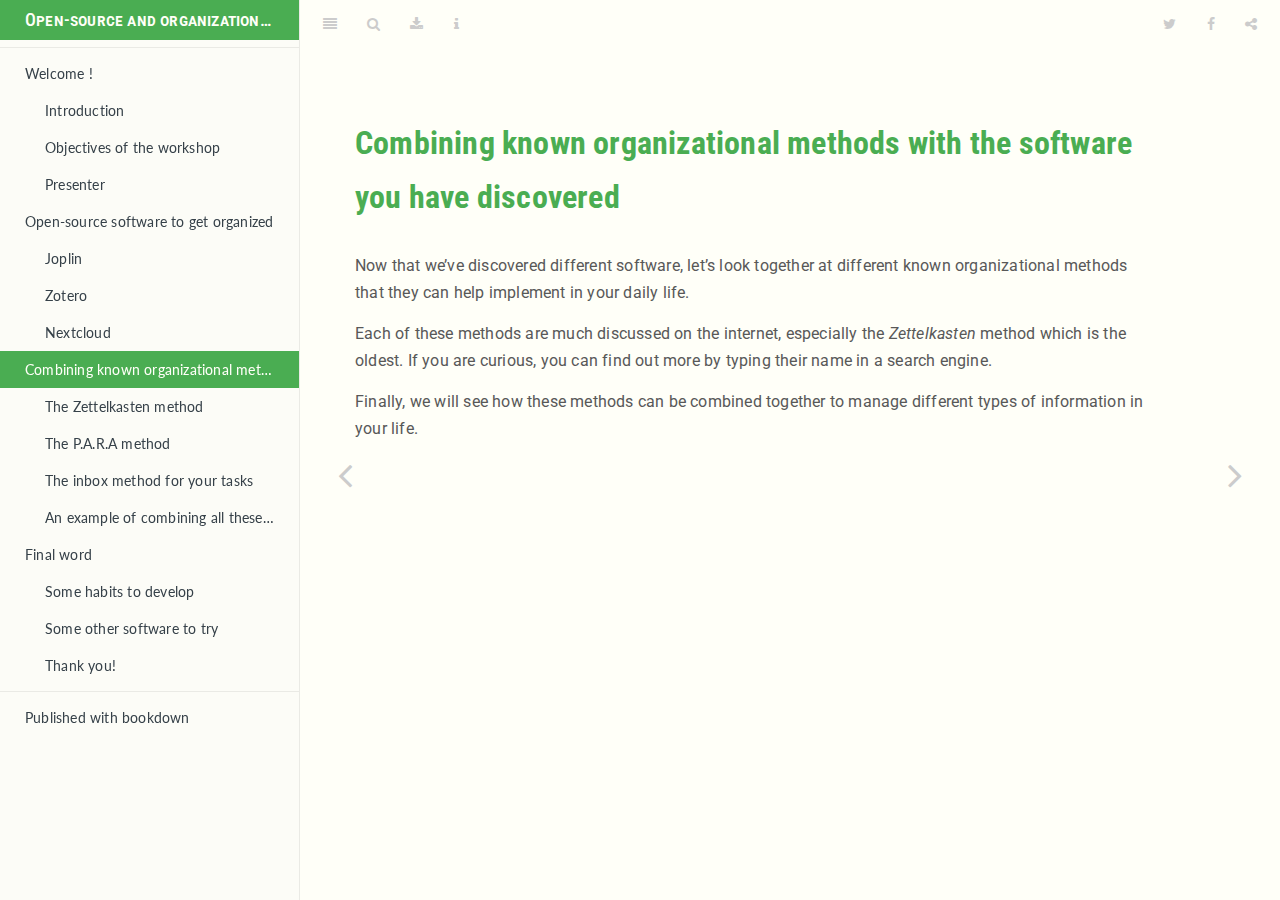
<file: docs/06-methods.html>
<!DOCTYPE html>
<html lang="" xml:lang="">
<head>

  <meta charset="utf-8" />
  <meta http-equiv="X-UA-Compatible" content="IE=edge" />
  <title>Combining known organizational methods with the software you have discovered | Open-source and organization workshop</title>
  <meta name="description" content="These pages contain the content of an open-source software discovery workshop for personal organization purposes, created by Clément Hardy." />
  <meta name="generator" content="bookdown 0.22 and GitBook 2.6.7" />

  <meta property="og:title" content="Combining known organizational methods with the software you have discovered | Open-source and organization workshop" />
  <meta property="og:type" content="book" />
  <meta property="og:url" content="https://github.com/Klemet/Workshop-Organization-ENG" />
  <meta property="og:image" content="https://github.com/Klemet/Workshop-Organization-ENG/images/cover.png" />
  <meta property="og:description" content="These pages contain the content of an open-source software discovery workshop for personal organization purposes, created by Clément Hardy." />
  <meta name="github-repo" content="Klemet/Workshop-Organization-ENG" />

  <meta name="twitter:card" content="summary" />
  <meta name="twitter:title" content="Combining known organizational methods with the software you have discovered | Open-source and organization workshop" />
  
  <meta name="twitter:description" content="These pages contain the content of an open-source software discovery workshop for personal organization purposes, created by Clément Hardy." />
  <meta name="twitter:image" content="https://github.com/Klemet/Workshop-Organization-ENG/images/cover.png" />




  <meta name="viewport" content="width=device-width, initial-scale=1" />
  <meta name="apple-mobile-web-app-capable" content="yes" />
  <meta name="apple-mobile-web-app-status-bar-style" content="black" />
  
  
<link rel="prev" href="05-nextcloud.html"/>
<link rel="next" href="07-zettelkasten.html"/>
<script src="libs/header-attrs-2.9/header-attrs.js"></script>
<script src="libs/jquery-2.2.3/jquery.min.js"></script>
<link href="libs/gitbook-2.6.7/css/style.css" rel="stylesheet" />
<link href="libs/gitbook-2.6.7/css/plugin-table.css" rel="stylesheet" />
<link href="libs/gitbook-2.6.7/css/plugin-bookdown.css" rel="stylesheet" />
<link href="libs/gitbook-2.6.7/css/plugin-highlight.css" rel="stylesheet" />
<link href="libs/gitbook-2.6.7/css/plugin-search.css" rel="stylesheet" />
<link href="libs/gitbook-2.6.7/css/plugin-fontsettings.css" rel="stylesheet" />
<link href="libs/gitbook-2.6.7/css/plugin-clipboard.css" rel="stylesheet" />









<link href="libs/anchor-sections-1.0.1/anchor-sections.css" rel="stylesheet" />
<script src="libs/anchor-sections-1.0.1/anchor-sections.js"></script>




<link rel="stylesheet" href="book.css" type="text/css" />
</head>

<body>



  <div class="book without-animation with-summary font-size-2 font-family-1" data-basepath=".">

    <div class="book-summary">
      <nav role="navigation">

<ul class="summary">
<li class='before'><a href="./">Open-source and organization workshop</a></li>

<li class="divider"></li>
<li class="chapter" data-level="" data-path="index.html"><a href="index.html"><i class="fa fa-check"></i>Welcome !</a>
<ul>
<li class="chapter" data-level="" data-path="index.html"><a href="index.html#introduction"><i class="fa fa-check"></i>Introduction</a></li>
<li class="chapter" data-level="" data-path="index.html"><a href="index.html#objectives-of-the-workshop"><i class="fa fa-check"></i>Objectives of the workshop</a></li>
<li class="chapter" data-level="" data-path="index.html"><a href="index.html#presenter"><i class="fa fa-check"></i>Presenter</a></li>
</ul></li>
<li class="chapter" data-level="" data-path="01-software.html"><a href="01-software.html"><i class="fa fa-check"></i>Open-source software to get organized</a>
<ul>
<li class="chapter" data-level="" data-path="02-joplin.html"><a href="02-joplin.html"><i class="fa fa-check"></i>Joplin</a>
<ul>
<li class="chapter" data-level="" data-path="02-joplin.html"><a href="02-joplin.html#joplin-features"><i class="fa fa-check"></i>Joplin Features</a></li>
<li class="chapter" data-level="" data-path="02-joplin.html"><a href="02-joplin.html#the-markdown-syntax"><i class="fa fa-check"></i>The Markdown syntax</a></li>
<li class="chapter" data-level="" data-path="02-joplin.html"><a href="02-joplin.html#installing-joplin"><i class="fa fa-check"></i>Installing Joplin</a></li>
<li class="chapter" data-level="" data-path="02-joplin.html"><a href="02-joplin.html#getting-started-with-joplin"><i class="fa fa-check"></i>Getting started with Joplin</a></li>
<li class="chapter" data-level="" data-path="02-joplin.html"><a href="02-joplin.html#exercises"><i class="fa fa-check"></i>Exercises</a></li>
<li class="chapter" data-level="" data-path="02-joplin.html"><a href="02-joplin.html#other-important-features-of-joplin-to-discover"><i class="fa fa-check"></i>Other important features of Joplin to discover</a></li>
</ul></li>
<li class="chapter" data-level="" data-path="03-zotero.html"><a href="03-zotero.html"><i class="fa fa-check"></i>Zotero</a>
<ul>
<li class="chapter" data-level="" data-path="03-zotero.html"><a href="03-zotero.html#features-of-zotero"><i class="fa fa-check"></i>Features of Zotero</a></li>
<li class="chapter" data-level="" data-path="03-zotero.html"><a href="03-zotero.html#installing-zotero"><i class="fa fa-check"></i>Installing Zotero</a></li>
<li class="chapter" data-level="" data-path="03-zotero.html"><a href="03-zotero.html#prise-en-main-de-zotero"><i class="fa fa-check"></i>Prise en main de Zotero</a></li>
<li class="chapter" data-level="" data-path="03-zotero.html"><a href="03-zotero.html#exercises-1"><i class="fa fa-check"></i>Exercises</a></li>
</ul></li>
<li class="chapter" data-level="" data-path="05-nextcloud.html"><a href="05-nextcloud.html"><i class="fa fa-check"></i>Nextcloud</a>
<ul>
<li class="chapter" data-level="" data-path="05-nextcloud.html"><a href="05-nextcloud.html#features-of-nextcloud"><i class="fa fa-check"></i>Features of Nextcloud</a></li>
<li class="chapter" data-level="" data-path="05-nextcloud.html"><a href="05-nextcloud.html#installation-of-nextcloud"><i class="fa fa-check"></i>Installation of Nextcloud</a></li>
<li class="chapter" data-level="" data-path="05-nextcloud.html"><a href="05-nextcloud.html#getting-started-with-nextcloud"><i class="fa fa-check"></i>Getting started with Nextcloud</a></li>
<li class="chapter" data-level="" data-path="05-nextcloud.html"><a href="05-nextcloud.html#exercises-2"><i class="fa fa-check"></i>Exercises</a></li>
</ul></li>
</ul></li>
<li class="chapter" data-level="" data-path="06-methods.html"><a href="06-methods.html"><i class="fa fa-check"></i>Combining known organizational methods with the software you have discovered</a>
<ul>
<li class="chapter" data-level="" data-path="07-zettelkasten.html"><a href="07-zettelkasten.html"><i class="fa fa-check"></i>The Zettelkasten method</a>
<ul>
<li><a href="07-zettelkasten.html#purpose-of-the-zettelkasten">Purpose of the <em>Zettelkasten</em></a></li>
<li><a href="07-zettelkasten.html#setting-up-a-zettelkasten">Setting up a <em>Zettelkasten</em></a></li>
</ul></li>
<li class="chapter" data-level="" data-path="08-PARA.html"><a href="08-PARA.html"><i class="fa fa-check"></i>The P.A.R.A method</a>
<ul>
<li class="chapter" data-level="" data-path="08-PARA.html"><a href="08-PARA.html#usefulness-of-the-p.a.r.a.-method"><i class="fa fa-check"></i>Usefulness of the P.A.R.A. method</a></li>
<li class="chapter" data-level="" data-path="08-PARA.html"><a href="08-PARA.html#implementing-the-p.a.r.a.-method"><i class="fa fa-check"></i>Implementing the P.A.R.A. method</a></li>
<li class="chapter" data-level="" data-path="08-PARA.html"><a href="08-PARA.html#exercises-4"><i class="fa fa-check"></i>Exercises</a></li>
</ul></li>
<li class="chapter" data-level="" data-path="09-inbox.html"><a href="09-inbox.html"><i class="fa fa-check"></i>The inbox method for your tasks</a>
<ul>
<li><a href="09-inbox.html#uses-of-the-inbox">Uses of the <em>inbox</em></a></li>
<li><a href="09-inbox.html#setting-up-a-task-inbox">Setting up a task <em>inbox</em></a></li>
<li class="chapter" data-level="" data-path="09-inbox.html"><a href="09-inbox.html#exercises-5"><i class="fa fa-check"></i>Exercises</a></li>
</ul></li>
<li class="chapter" data-level="" data-path="10-example.html"><a href="10-example.html"><i class="fa fa-check"></i>An example of combining all these tools and methods</a>
<ul>
<li class="chapter" data-level="" data-path="10-example.html"><a href="10-example.html#the-global-structure-the-p.a.r.a-method"><i class="fa fa-check"></i>The global structure : the P.A.R.A method</a></li>
<li><a href="10-example.html#resource-management-the-zettelkasten">Resource management: The <em>Zettelkasten</em></a></li>
<li><a href="10-example.html#task-management-the-inbox">Task management : the <em>inbox</em></a></li>
<li class="chapter" data-level="" data-path="10-example.html"><a href="10-example.html#managing-references-in-resources-zotero-and-joplins-bibtex-plugin"><i class="fa fa-check"></i>Managing references in resources: Zotero and Joplin’s BibTex plugin</a></li>
<li class="chapter" data-level="" data-path="10-example.html"><a href="10-example.html#exporting-documents-in-markdown-with-joplin"><i class="fa fa-check"></i>Exporting documents in markdown with Joplin</a></li>
<li class="chapter" data-level="" data-path="10-example.html"><a href="10-example.html#summary-graph"><i class="fa fa-check"></i>Summary graph</a></li>
</ul></li>
</ul></li>
<li class="chapter" data-level="" data-path="11-final_word.html"><a href="11-final_word.html"><i class="fa fa-check"></i>Final word</a>
<ul>
<li class="chapter" data-level="" data-path="11-final_word.html"><a href="11-final_word.html#some-habits-to-develop"><i class="fa fa-check"></i>Some habits to develop</a></li>
<li class="chapter" data-level="" data-path="11-final_word.html"><a href="11-final_word.html#some-other-software-to-try"><i class="fa fa-check"></i>Some other software to try</a></li>
<li class="chapter" data-level="" data-path="11-final_word.html"><a href="11-final_word.html#thank-you"><i class="fa fa-check"></i>Thank you!</a></li>
</ul></li>
<li class="divider"></li>
<li><a href="https://github.com/rstudio/bookdown" target="blank">Published with bookdown</a></li>

</ul>

      </nav>
    </div>

    <div class="book-body">
      <div class="body-inner">
        <div class="book-header" role="navigation">
          <h1>
            <i class="fa fa-circle-o-notch fa-spin"></i><a href="./">Open-source and organization workshop</a>
          </h1>
        </div>

        <div class="page-wrapper" tabindex="-1" role="main">
          <div class="page-inner">

            <section class="normal" id="section-">
<div id="combining-known-organizational-methods-with-the-software-you-have-discovered" class="section level1">
<h1>Combining known organizational methods with the software you have discovered</h1>
<p>Now that we’ve discovered different software, let’s look together at different known organizational methods that they can help implement in your daily life.</p>
<p>Each of these methods are much discussed on the internet, especially the <em>Zettelkasten</em> method which is the oldest. If you are curious, you can find out more by typing their name in a search engine.</p>
<p>Finally, we will see how these methods can be combined together to manage different types of information in your life.</p>

            </section>

          </div>
        </div>
      </div>
<a href="05-nextcloud.html" class="navigation navigation-prev " aria-label="Previous page"><i class="fa fa-angle-left"></i></a>
<a href="07-zettelkasten.html" class="navigation navigation-next " aria-label="Next page"><i class="fa fa-angle-right"></i></a>
    </div>
  </div>
<script src="libs/gitbook-2.6.7/js/app.min.js"></script>
<script src="libs/gitbook-2.6.7/js/lunr.js"></script>
<script src="libs/gitbook-2.6.7/js/clipboard.min.js"></script>
<script src="libs/gitbook-2.6.7/js/plugin-search.js"></script>
<script src="libs/gitbook-2.6.7/js/plugin-sharing.js"></script>
<script src="libs/gitbook-2.6.7/js/plugin-fontsettings.js"></script>
<script src="libs/gitbook-2.6.7/js/plugin-bookdown.js"></script>
<script src="libs/gitbook-2.6.7/js/jquery.highlight.js"></script>
<script src="libs/gitbook-2.6.7/js/plugin-clipboard.js"></script>
<script>
gitbook.require(["gitbook"], function(gitbook) {
gitbook.start({
"sharing": {
"github": false,
"facebook": true,
"twitter": true,
"linkedin": false,
"weibo": false,
"instapaper": false,
"vk": false,
"whatsapp": false,
"all": ["facebook", "twitter", "linkedin", "weibo", "instapaper"]
},
"fontsettings": {
"theme": "white",
"family": "sans",
"size": 2
},
"edit": {
"link": null,
"text": null
},
"history": {
"link": null,
"text": null
},
"view": {
"link": null,
"text": null
},
"download": ["docs.pdf", "docs.epub"],
"toc": {
"collapse": "subsection",
"scroll_highlight": true
}
});
});
</script>

</body>

</html>
</file>
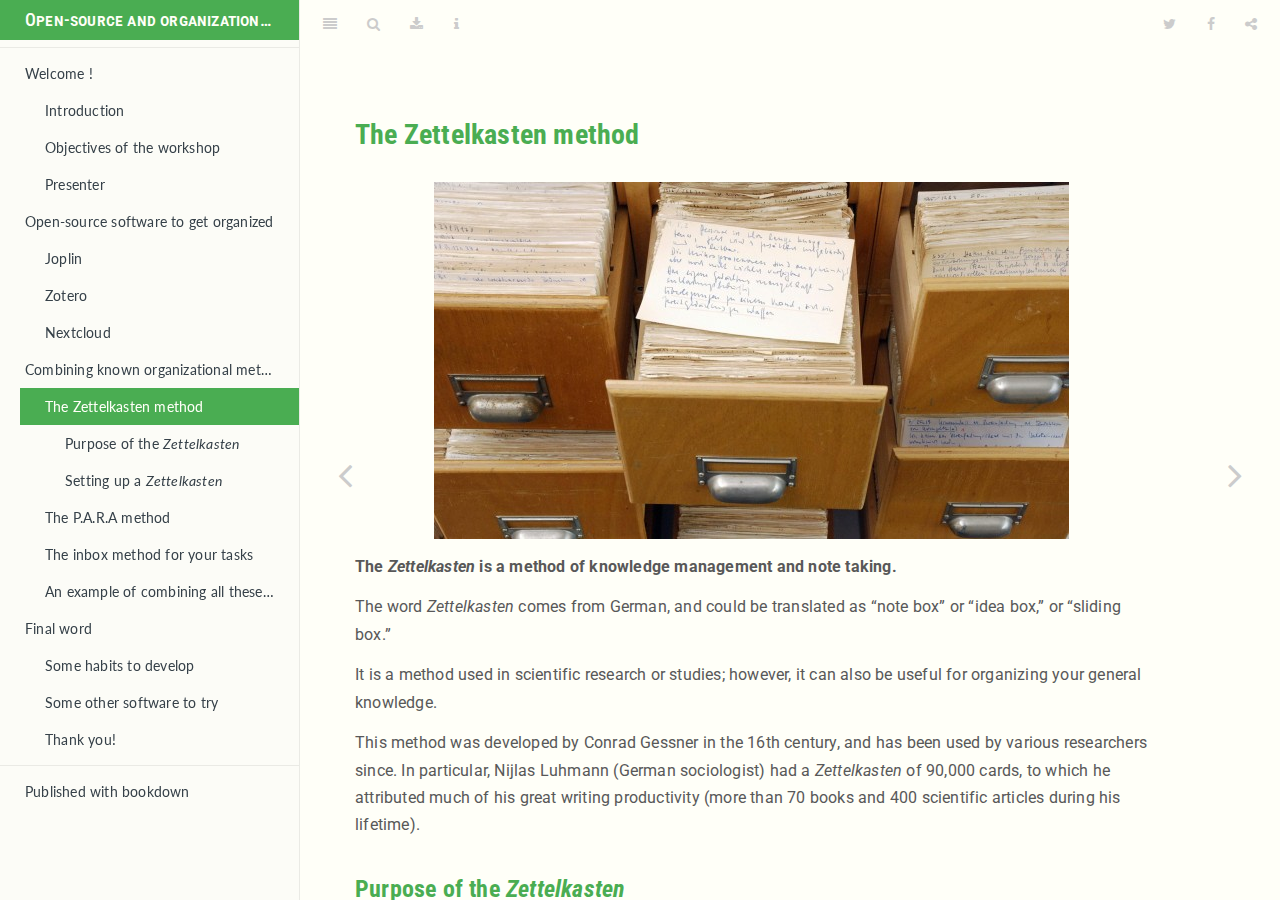
<file: docs/07-zettelkasten.html>
<!DOCTYPE html>
<html lang="" xml:lang="">
<head>

  <meta charset="utf-8" />
  <meta http-equiv="X-UA-Compatible" content="IE=edge" />
  <title>The Zettelkasten method | Open-source and organization workshop</title>
  <meta name="description" content="These pages contain the content of an open-source software discovery workshop for personal organization purposes, created by Clément Hardy." />
  <meta name="generator" content="bookdown 0.22 and GitBook 2.6.7" />

  <meta property="og:title" content="The Zettelkasten method | Open-source and organization workshop" />
  <meta property="og:type" content="book" />
  <meta property="og:url" content="https://github.com/Klemet/Workshop-Organization-ENG" />
  <meta property="og:image" content="https://github.com/Klemet/Workshop-Organization-ENG/images/cover.png" />
  <meta property="og:description" content="These pages contain the content of an open-source software discovery workshop for personal organization purposes, created by Clément Hardy." />
  <meta name="github-repo" content="Klemet/Workshop-Organization-ENG" />

  <meta name="twitter:card" content="summary" />
  <meta name="twitter:title" content="The Zettelkasten method | Open-source and organization workshop" />
  
  <meta name="twitter:description" content="These pages contain the content of an open-source software discovery workshop for personal organization purposes, created by Clément Hardy." />
  <meta name="twitter:image" content="https://github.com/Klemet/Workshop-Organization-ENG/images/cover.png" />




  <meta name="viewport" content="width=device-width, initial-scale=1" />
  <meta name="apple-mobile-web-app-capable" content="yes" />
  <meta name="apple-mobile-web-app-status-bar-style" content="black" />
  
  
<link rel="prev" href="06-methods.html"/>
<link rel="next" href="08-PARA.html"/>
<script src="libs/header-attrs-2.9/header-attrs.js"></script>
<script src="libs/jquery-2.2.3/jquery.min.js"></script>
<link href="libs/gitbook-2.6.7/css/style.css" rel="stylesheet" />
<link href="libs/gitbook-2.6.7/css/plugin-table.css" rel="stylesheet" />
<link href="libs/gitbook-2.6.7/css/plugin-bookdown.css" rel="stylesheet" />
<link href="libs/gitbook-2.6.7/css/plugin-highlight.css" rel="stylesheet" />
<link href="libs/gitbook-2.6.7/css/plugin-search.css" rel="stylesheet" />
<link href="libs/gitbook-2.6.7/css/plugin-fontsettings.css" rel="stylesheet" />
<link href="libs/gitbook-2.6.7/css/plugin-clipboard.css" rel="stylesheet" />









<link href="libs/anchor-sections-1.0.1/anchor-sections.css" rel="stylesheet" />
<script src="libs/anchor-sections-1.0.1/anchor-sections.js"></script>




<link rel="stylesheet" href="book.css" type="text/css" />
</head>

<body>



  <div class="book without-animation with-summary font-size-2 font-family-1" data-basepath=".">

    <div class="book-summary">
      <nav role="navigation">

<ul class="summary">
<li class='before'><a href="./">Open-source and organization workshop</a></li>

<li class="divider"></li>
<li class="chapter" data-level="" data-path="index.html"><a href="index.html"><i class="fa fa-check"></i>Welcome !</a>
<ul>
<li class="chapter" data-level="" data-path="index.html"><a href="index.html#introduction"><i class="fa fa-check"></i>Introduction</a></li>
<li class="chapter" data-level="" data-path="index.html"><a href="index.html#objectives-of-the-workshop"><i class="fa fa-check"></i>Objectives of the workshop</a></li>
<li class="chapter" data-level="" data-path="index.html"><a href="index.html#presenter"><i class="fa fa-check"></i>Presenter</a></li>
</ul></li>
<li class="chapter" data-level="" data-path="01-software.html"><a href="01-software.html"><i class="fa fa-check"></i>Open-source software to get organized</a>
<ul>
<li class="chapter" data-level="" data-path="02-joplin.html"><a href="02-joplin.html"><i class="fa fa-check"></i>Joplin</a>
<ul>
<li class="chapter" data-level="" data-path="02-joplin.html"><a href="02-joplin.html#joplin-features"><i class="fa fa-check"></i>Joplin Features</a></li>
<li class="chapter" data-level="" data-path="02-joplin.html"><a href="02-joplin.html#the-markdown-syntax"><i class="fa fa-check"></i>The Markdown syntax</a></li>
<li class="chapter" data-level="" data-path="02-joplin.html"><a href="02-joplin.html#installing-joplin"><i class="fa fa-check"></i>Installing Joplin</a></li>
<li class="chapter" data-level="" data-path="02-joplin.html"><a href="02-joplin.html#getting-started-with-joplin"><i class="fa fa-check"></i>Getting started with Joplin</a></li>
<li class="chapter" data-level="" data-path="02-joplin.html"><a href="02-joplin.html#exercises"><i class="fa fa-check"></i>Exercises</a></li>
<li class="chapter" data-level="" data-path="02-joplin.html"><a href="02-joplin.html#other-important-features-of-joplin-to-discover"><i class="fa fa-check"></i>Other important features of Joplin to discover</a></li>
</ul></li>
<li class="chapter" data-level="" data-path="03-zotero.html"><a href="03-zotero.html"><i class="fa fa-check"></i>Zotero</a>
<ul>
<li class="chapter" data-level="" data-path="03-zotero.html"><a href="03-zotero.html#features-of-zotero"><i class="fa fa-check"></i>Features of Zotero</a></li>
<li class="chapter" data-level="" data-path="03-zotero.html"><a href="03-zotero.html#installing-zotero"><i class="fa fa-check"></i>Installing Zotero</a></li>
<li class="chapter" data-level="" data-path="03-zotero.html"><a href="03-zotero.html#prise-en-main-de-zotero"><i class="fa fa-check"></i>Prise en main de Zotero</a></li>
<li class="chapter" data-level="" data-path="03-zotero.html"><a href="03-zotero.html#exercises-1"><i class="fa fa-check"></i>Exercises</a></li>
</ul></li>
<li class="chapter" data-level="" data-path="05-nextcloud.html"><a href="05-nextcloud.html"><i class="fa fa-check"></i>Nextcloud</a>
<ul>
<li class="chapter" data-level="" data-path="05-nextcloud.html"><a href="05-nextcloud.html#features-of-nextcloud"><i class="fa fa-check"></i>Features of Nextcloud</a></li>
<li class="chapter" data-level="" data-path="05-nextcloud.html"><a href="05-nextcloud.html#installation-of-nextcloud"><i class="fa fa-check"></i>Installation of Nextcloud</a></li>
<li class="chapter" data-level="" data-path="05-nextcloud.html"><a href="05-nextcloud.html#getting-started-with-nextcloud"><i class="fa fa-check"></i>Getting started with Nextcloud</a></li>
<li class="chapter" data-level="" data-path="05-nextcloud.html"><a href="05-nextcloud.html#exercises-2"><i class="fa fa-check"></i>Exercises</a></li>
</ul></li>
</ul></li>
<li class="chapter" data-level="" data-path="06-methods.html"><a href="06-methods.html"><i class="fa fa-check"></i>Combining known organizational methods with the software you have discovered</a>
<ul>
<li class="chapter" data-level="" data-path="07-zettelkasten.html"><a href="07-zettelkasten.html"><i class="fa fa-check"></i>The Zettelkasten method</a>
<ul>
<li><a href="07-zettelkasten.html#purpose-of-the-zettelkasten">Purpose of the <em>Zettelkasten</em></a></li>
<li><a href="07-zettelkasten.html#setting-up-a-zettelkasten">Setting up a <em>Zettelkasten</em></a></li>
</ul></li>
<li class="chapter" data-level="" data-path="08-PARA.html"><a href="08-PARA.html"><i class="fa fa-check"></i>The P.A.R.A method</a>
<ul>
<li class="chapter" data-level="" data-path="08-PARA.html"><a href="08-PARA.html#usefulness-of-the-p.a.r.a.-method"><i class="fa fa-check"></i>Usefulness of the P.A.R.A. method</a></li>
<li class="chapter" data-level="" data-path="08-PARA.html"><a href="08-PARA.html#implementing-the-p.a.r.a.-method"><i class="fa fa-check"></i>Implementing the P.A.R.A. method</a></li>
<li class="chapter" data-level="" data-path="08-PARA.html"><a href="08-PARA.html#exercises-4"><i class="fa fa-check"></i>Exercises</a></li>
</ul></li>
<li class="chapter" data-level="" data-path="09-inbox.html"><a href="09-inbox.html"><i class="fa fa-check"></i>The inbox method for your tasks</a>
<ul>
<li><a href="09-inbox.html#uses-of-the-inbox">Uses of the <em>inbox</em></a></li>
<li><a href="09-inbox.html#setting-up-a-task-inbox">Setting up a task <em>inbox</em></a></li>
<li class="chapter" data-level="" data-path="09-inbox.html"><a href="09-inbox.html#exercises-5"><i class="fa fa-check"></i>Exercises</a></li>
</ul></li>
<li class="chapter" data-level="" data-path="10-example.html"><a href="10-example.html"><i class="fa fa-check"></i>An example of combining all these tools and methods</a>
<ul>
<li class="chapter" data-level="" data-path="10-example.html"><a href="10-example.html#the-global-structure-the-p.a.r.a-method"><i class="fa fa-check"></i>The global structure : the P.A.R.A method</a></li>
<li><a href="10-example.html#resource-management-the-zettelkasten">Resource management: The <em>Zettelkasten</em></a></li>
<li><a href="10-example.html#task-management-the-inbox">Task management : the <em>inbox</em></a></li>
<li class="chapter" data-level="" data-path="10-example.html"><a href="10-example.html#managing-references-in-resources-zotero-and-joplins-bibtex-plugin"><i class="fa fa-check"></i>Managing references in resources: Zotero and Joplin’s BibTex plugin</a></li>
<li class="chapter" data-level="" data-path="10-example.html"><a href="10-example.html#exporting-documents-in-markdown-with-joplin"><i class="fa fa-check"></i>Exporting documents in markdown with Joplin</a></li>
<li class="chapter" data-level="" data-path="10-example.html"><a href="10-example.html#summary-graph"><i class="fa fa-check"></i>Summary graph</a></li>
</ul></li>
</ul></li>
<li class="chapter" data-level="" data-path="11-final_word.html"><a href="11-final_word.html"><i class="fa fa-check"></i>Final word</a>
<ul>
<li class="chapter" data-level="" data-path="11-final_word.html"><a href="11-final_word.html#some-habits-to-develop"><i class="fa fa-check"></i>Some habits to develop</a></li>
<li class="chapter" data-level="" data-path="11-final_word.html"><a href="11-final_word.html#some-other-software-to-try"><i class="fa fa-check"></i>Some other software to try</a></li>
<li class="chapter" data-level="" data-path="11-final_word.html"><a href="11-final_word.html#thank-you"><i class="fa fa-check"></i>Thank you!</a></li>
</ul></li>
<li class="divider"></li>
<li><a href="https://github.com/rstudio/bookdown" target="blank">Published with bookdown</a></li>

</ul>

      </nav>
    </div>

    <div class="book-body">
      <div class="body-inner">
        <div class="book-header" role="navigation">
          <h1>
            <i class="fa fa-circle-o-notch fa-spin"></i><a href="./">Open-source and organization workshop</a>
          </h1>
        </div>

        <div class="page-wrapper" tabindex="-1" role="main">
          <div class="page-inner">

            <section class="normal" id="section-">
<div id="the-zettelkasten-method" class="section level2">
<h2>The Zettelkasten method</h2>
<p><img src="imgs/Lihmann-Zettelkasten.jpg" /></p>
<p><strong>The <em>Zettelkasten</em> is a method of knowledge management and note taking.</strong></p>
<p>The word <em>Zettelkasten</em> comes from German, and could be translated as “note box” or “idea box,” or “sliding box.”</p>
<p>It is a method used in scientific research or studies; however, it can also be useful for organizing your general knowledge.</p>
<p>This method was developed by Conrad Gessner in the 16th century, and has been used by various researchers since. In particular, Nijlas Luhmann (German sociologist) had a <em>Zettelkasten</em> of 90,000 cards, to which he attributed much of his great writing productivity (more than 70 books and 400 scientific articles during his lifetime).</p>
<div id="purpose-of-the-zettelkasten" class="section level3">
<h3>Purpose of the <em>Zettelkasten</em></h3>
<p>The <em>Zettelkasten</em> is used to take note of knowledge with the help of a software, or papers.</p>
<p>This method has several very important features:</p>
<ol style="list-style-type: decimal">
<li><strong>It makes it easier to classify knowledge in order to find it very quickly.</strong></li>
</ol>
<p>The <em>Zettelkasten</em> achieves this by associating each note with labels, but also with other notes. Thus, many different paths can lead to your note; and since each note represents a specific piece of knowledge, you can find it easily!</p>
<ol start="2" style="list-style-type: decimal">
<li><strong>It classifies information in a very simple and instinctive way.</strong></li>
</ol>
<p>If you are interested in religion and philosophy, and you want to make a note about the famous “<a href="https://fr.wikipedia.org/wiki/Pari_de_Pascal">Pascal’s wager</a>”; would you put this note in the “religion” category, or in the “philosophy” category? In a <em>Zettelkasten</em>, this question does not arise, because there are no categories. This makes sorting or finding your note much more instinctive.</p>
<ol start="3" style="list-style-type: decimal">
<li><strong>It allows us to easily see the connections that can exist between different knowledge.</strong></li>
</ol>
<p>This allows for a strong creativity, by perceiving links between information that we would otherwise have seen as separate.</p>
<ol start="4" style="list-style-type: decimal">
<li><strong>It is used to encapsulate information.</strong></li>
</ol>
<p>To understand encapsulation, imagine the following situation: you decide to create a web site about elephants. On your site, you have a page that talks about what elephants do all day, and another that talks about the effect of elephant dung on their environment. You’ll soon realize that these two pages are going to have to talk, at some point, about what the elephants eat.</p>
<p>So you have a choice: you can write about what the elephants eat on these two pages, which requires you to rewrite the information twice. Also, if that information changes (for example, a new discovery is made about the diet of elephants) you will have to change both pages. However, you can also make a page that talks about what elephants eat, and simply put a link to that page in your other two pages.</p>
<p>In this way, you don’t have to rewrite the information over and over again, and you only have to change it once if you need to. You have thus encapsulated the information about what elephants eat by separating it from the rest, and linking to it where necessary.</p>
<p>The <em>Zettelkasten</em> method encourages encapsulation as much as it is possible, making you write things once, and making it easy to edit and connect your knowledge.</p>
<ol start="5" style="list-style-type: decimal">
<li><strong>It avoids having to search for information in long notes or texts.</strong></li>
</ol>
<p>This is a consequence of encapsulating information. To use the previous example, you don’t have to skim one of the two long pages on the daily life of elephants, or the one on the effects of their dung to find out what they eat. You’ll just have to find the right page, or the right note, to find the right information.</p>
<ol start="6" style="list-style-type: decimal">
<li><strong>It makes taking notes more enjoyable.</strong></li>
</ol>
<p>This is certainly the most subjective aspect, but it seems undeniable to me. Taking notes on complicated subjects is often a time-consuming activity, and it can be very discouraging to end up with a bunch of long and complex notes that don’t serve our purposes well, and seem useless in the end. The <em>Zettelkasten</em> makes the activity of taking notes on anything and everything - how to identify a kind of tree, statistics related to a problem in the world that affects us, thoughts that cross our mind - organized, rigorous, and above all productive. Each of the notes created within a <em>Zettelkasten</em> invites reflection and creation. Each of the notes can be quickly retrieved for use when needed. Thus, this activity becomes less laborious, less full of doubts, and much more satisfying. Each note becomes a seed planted in the ground that will bear fruit in the future.</p>
<div style="text-align: center !important; width: 100%  !important;">
<p><img src="imgs/information_vs_knowledge.jpg" />
<em>Image from <a href="https://www.gapingvoid.com/blog/2014/01/22/information-vs-knowledge/">Gapingvoid</a>.</em></p>
</div>
</div>
<div id="setting-up-a-zettelkasten" class="section level3">
<h3>Setting up a <em>Zettelkasten</em></h3>
<p>Nowadays, it is very easy to set up a <em>Zettelkasten</em> using a software like Joplin. However, this method requires a little bit of practice.</p>
<p>Indeed, a <em>Zettelkasten</em> must respect three main principles, which we will state here.</p>
<div id="the-principles-of-the-zettelkasten" class="section level4">
<h4>The principles of the <em>Zettelkasten</em></h4>
<ol style="list-style-type: decimal">
<li><strong>The <em>Zettelkasten</em> must be composed of notes that respect the “principle of atomicity.”</strong></li>
</ol>
<p>Behind this complicated name lies a simple reality: <strong>your notes should be as short as possible, and should consider a very specific topic in particular</strong>. This is atomicity: just as an atom is defined as an object that is not separable into parts, your notes should, as much as possible, not be separable into other notes. <strong>This allows you to encapsulate the information as much as possible</strong>, and avoid very long notes that can be a nightmare to find. Smaller notes will also make it easier to make links between notes (see below).</p>
<p>In practice, it is quite normal to start writing short notes; then, as they get longer if you add things to them, to split them into several notes. In the <em>Zettelkasten</em>, the notes are called <em>Zettel</em>, which means in German…“note!” Thus, each <em>Zettel</em> must respect the principle of atomicity.</p>
<ol start="2" style="list-style-type: decimal">
<li><strong>The “Zettelkasten” should not be textual, but “hyper-textual.”</strong></li>
</ol>
<p>Again, behind these complicated words lies a simple reality.</p>
<p>Imagine for a moment if the online encyclopedia Wikipedia was not composed of a huge number of different articles (as it is now), but of a single web page containing all the information of Wikipedia? If this were the case, the Wikipedia encyclopedia would be in a classic “textual” form: a long linear text with a beginning and an end, like a book. To find the right information, we would have to look at what is between this beginning and this end, and our reading would always be guided in that direction. This is what we do when we read a dictionary.</p>
<p>Fortunately, Wikipedia is not a textual encyclopedia, but a hyper-textual one. This means that it is composed of documents (articles) linked together by hyperlinks. You know these hyperlinks well: they are simply the links you find on web pages, and on which you are used to click.</p>
<p><img src="imgs/text_versus_hypertext.jpg" /></p>
<p>Hyper-textual organization avoids structuring information in a linear way (from a beginning to an end), and makes its writing - and access - quite “organic.” In Wikipedia, articles are created and linked to each other as they are needed. The order in which these articles are written does not matter; nor does the order in which they are read. What matters is the presence of connections and links between them.</p>
<p>The same applies to a <em>Zettelkasten</em>, which is often compared to a “personal Wikipedia.” In a <em>Zettelkasten</em>, the priority is not so much the collection of information, but the connection of information to each other. For this, the <em>Zettels</em> (notes) contained in a <em>Zettelkasten</em> will all have a unique identifier, like a web page. This identifier will allow to create connections between the <em>Zettels</em>, just like links between wikipedia pages.</p>
<ol start="3" style="list-style-type: decimal">
<li><strong>There is one <em>Zettelkasten</em> for one person, and one person per <em>Zettelkasten</em>.</strong></li>
</ol>
<p>A <em>Zettelkasten</em> must be personal, and several people should not work together on one <em>Zettelkasten</em>. The reason for this is that we are all very different in the way we choose, record, and connect the information we come in contact with. So what will make sense to one person may not make sense to another. A <em>Zettelkasten</em> must be extremely comfortable for you. And although you won’t always remember everything you wrote down, and how you made the connections, they will make sense to you when you find them, at the time when you need them. It is also important for your memory and your learning that you are the one who takes the time to make the notes, in order to get into the habit of doing so, and in order to better retain the information in them.</p>
<p>On top of all that, a <em>Zettelkasten</em> can contain very personal things. I’m not necessarily talking about passwords, or your bank details: although these can go into a <em>Zettelkasten</em>, this is not recommended. However, your <em>Zettelkasten</em> may contain notes about your emotions; your thoughts; or your experiences. It is important then that you feel comfortable with the idea of putting these words into notes, knowing that they will not be read by anyone but you if you do not wish to.</p>
<p>Your <em>Zettelkasten</em> will be yours; a real home for your thoughts and ideas.</p>
</div>
<div id="anatomy-of-the-zettelkasten" class="section level4">
<h4>Anatomy of the <em>Zettelkasten</em></h4>
<p>Now that we have seen the main principles of the <em>Zettelkasten</em>, it is time to see how to set it up, practically.</p>
<p>Let’s start with the components of a <em>Zettelkasten</em>: the <em>Zettels</em>, the labels, the links, and the boxes.</p>
<div id="the-zettels" class="section level5">
<h5>The <em>Zettels</em></h5>
<p>A <em>Zettel</em> is a note, and it is the basic component of the <em>Zettelkasten</em>.</p>
<div style="text-align: center !important; width: 100%  !important;">
<p><img src="imgs/anatomy_zettel.png" />
<em>Image from <a href="https://zettelkasten.de/">zettelkasten.de</a>.</em></p>
</div>
<p>A <em>Zettel</em> is composed of three parts:</p>
<ol style="list-style-type: decimal">
<li>A unique identifier</li>
<li>A body/content</li>
<li>A footer that contains references</li>
</ol>
<p>And that’s it!</p>
<p>When making a <em>Zettelkasten</em> in paper format, it is important to have a well-defined methodology for choosing the unique identifier of each <em>Zettel</em>. But when you make a <em>Zettelkasten</em> with a program like Joplin (what I will propose here), you don’t need to worry about it!</p>
<p>Indeed, when Joplin creates a new note, it is automatically associated with a unique random identifier which will not change (even if you change the title of the note afterwards). You can see this by clicking on the icon that allows you to see the note’s properties in Joplin, at the top right of the interface.</p>
<p><img src="imgs/Joplin_propri_note.JPG" /></p>
<p>The body or content of the note should be clear and concise. If it becomes too long, then it would be very interesting to see if the note can be split into several notes, which will all remain as short as possible. It is important, as much as possible, that you yourself write the body of the note. This pushes you to write your own version of the information, which leads to a better understanding of it, but also to better recall it. So, as much as possible, <strong>avoid simply cutting and pasting information into a note</strong>.</p>
<p>The footer of the note, containing the references, can be generated automatically by the software if it manages bibliographic references (this is the case of Joplin with the BibTex plugin). If the note contains some of your thoughts, you can leave this part empty.</p>
</div>
<div id="the-tags" class="section level5">
<h5>The tags</h5>
<p>Let’s remember what was said earlier: <strong>a <em>Zettelkasten</em> has no categories.</strong></p>
<p>This means that <em>Zettelkasten</em> will not be categorized in any way. Instead, <strong>the <em>Zettelkasten</em> uses tags</strong>.</p>
<p>The difference between tags and categories is important to understand. A category could be thought of as a box; a tag, as a small colored sticker that could be stuck on a note. Thus, a note can have only one category (it can only be put in one box), but it can have several tags (several stickers).</p>
<p>Thus, in the <em>Zettelkasten</em>, notes will never be categorized. When a note is created, you only have to think about the tags you want to associate it with. For example, a note about what elephants eat might have the tags “elephants,” “food,” and “biology.” The process is much more organic, and much simpler: there is no real hesitation about where to put your note. You just have to put the tags that you think correspond to it. That’s good, because Joplin handles tags very well!</p>
<p>Tags are important so that you can easily make connections between your notes in a very creative way. For example, if you look at all your notes with the tag ‘food,’ you might find interesting relationships between what notes that you’ve made about the diet of different species.</p>
</div>
<div id="the-links" class="section level5">
<h5>The links</h5>
<p>The links between <em>Zettels</em> are very important in a <em>Zettelkasten</em>. They allow you to find information easily, to structure it, but also to see things you would not have seen otherwise.</p>
<p>A link in a <em>Zettle</em> works exactly like a link in wikipedia, which will bring you to another article. To make this link, you just need to use the unique ID of the <em>Zettle</em> you want to link to.</p>
<p>In Joplin, it is possible to easily make a link in Markdown that you can click to go to another note, as if you were browsing a website! To do this, just right click on the note you want to link to in the list of Joplin notes, and choose <code>Copy Markdown Link</code>. You can then paste the link wherever you want.</p>
<p>Joplin also has a plugin that allows you to make retroactive links. This means that if you read a note that is linked to in another note, the plugin will show you a backlink to that note in the formatted note. This means that you can navigate back and forth between two notes very easily and effortlessly, but it also allows you to see the connections between your notes even better.</p>
</div>
<div id="the-boxes" class="section level5">
<h5>The boxes</h5>
<p>As we said, a <em>Zettelkasten</em> does not have categories. However, it can be very useful to define one or two that are not related to the content of the notes, but to their type.</p>
<p>For example, you can have a category named “notes to write.” In this category, you will leave notes that you did not have time to complete properly, and for which you quickly scribbled something to finish later.</p>
<p>You can also have an “indexing notes” category, which contains notes that serve as “summaries” for different topics, and that allows you to quickly access the information. For example, you could make a note called ‘Elephant Information,’ which will contain many links to notes that talk about elephants. Hence, you could use these indexing notes to go looking for information when you need to find it.</p>
<p>There is really no limit to what can be done. The only important thing is that these categories should not touch the content of the notes, to avoid any ambiguity about which category/box the note should be placed in.</p>
</div>
</div>
<div id="using-a-zettelkasten-in-everyday-life" class="section level4">
<h4>Using a <em>Zettelkasten</em> in everyday life</h4>
<p>Now you know the structure of a <em>Zettelkasten</em> inside out. Now let’s see how it is maintained on a daily basis.</p>
<ol style="list-style-type: decimal">
<li><strong>Adding notes</strong></li>
</ol>
<p>When you come across an interesting piece of information, simply add a <em>Zettle</em> in your <em>Zettelkasten</em>.</p>
<p>Of course, not every piece of information you come across in your daily life should be put in a note. How do you know, in this case, <strong>what should be written, or what should be left</strong>?</p>
<p>A rule of thumb is to ask yourself “is it just information, or is it knowledge?” Which is like asking “Will this be useful to me in the future?” Thus, it may not be worth making a note about the fact that at 2:30 pm yesterday, you ate a delicious pasta dish (<strong>information</strong>). On the other hand, writing down the recipe of the pasta dish might be interesting (<strong>knowledge</strong>). Similarly, anything that might be useful for your work or studies can be put in a note form.</p>
<p>Now that you have decided to write the note, <strong>how big should it be</strong>? Remember the principle of atomicity: your note should be short, and contain essential information related to a very specific topic. If it starts to get too long, consider splitting it into several notes. If you can, try to follow a structure that you like.</p>
<p>Once you have written the note, remember to include references. Then, take the time to choose labels carefully, as this is an important step. And that’s it, you’re done!</p>
<ol start="2" style="list-style-type: decimal">
<li><strong>Maintaining your <em>Zettelkasten</em></strong>.</li>
</ol>
<p>Every once in a while, take the time to explore your <em>Zettelkasten</em>. Look at the notes related to a particular label to discover interesting links; or, do a keyword search to find similar notes, and make a “summary” note that organizes it with a structure so you can easily find your way around. Use the knowledge you’ve gathered to write articles, books, summaries, or more!</p>
<p>3 <strong>Trust yourself!</strong></p>
<p>As you can see, <strong>all the principles and “rules” of the <em>Zettelkasten</em> remain flexible</strong>, and are based on your perception of things and your preferences. This can be very intimidating when you are a beginner, and can lead to a lot of doubts.</p>
<p><em>Is this note too long? Should I make a note of this? Should I associate it to this tag ?</em> All these questions are natural, and can push you to improve. However, they can quickly tire you out and demotivate you.</p>
<p>Remember that <strong>the most important action of a <em>Zettelkasten</em> is to write and explore</strong>! <strong>Trust yourself</strong>, and go for it. No matter what happens, a <em>Zettelkasten</em> is still a very dynamic thing, and you can edit it without any problems in the future.</p>
</div>
<div id="exercises-3" class="section level4">
<h4>Exercises</h4>
<p>During these exercises, we will set up a Zettelkasten in the Joplin software. However, there are other programs that allow you to set up a Zettelkasten, such as <a href="https://www.zettlr.com/">Zettlr</a>! Feel free to choose what suits you best. From my own experience, Joplin has proven to be the easiest to use and the most complete.</p>
<div id="preparing-joplin-to-make-a-zettelkasten" class="section level5">
<h5>1. Preparing Joplin to make a Zettelkasten</h5>
<ul>
<li>Open Joplin, and go to the <code>Tools</code> tab, then <code>Options</code>.</li>
<li>Go to <code>Plugins</code>, then download the <code>Automatic Backlinks to note</code> plugin. The more curious can also download the <code>Link Graph UI</code> plugin, which allows you to visualize the connections between notes in the form of an interactive graph.</li>
<li>Go back to the Joplin interface. Create a new notebook named “<em>Zettelkasten</em>.” Within this notebook, create three other notebooks: “Notes to write,” “Atomic notes,” and “Indexing notes.”</li>
</ul>
<blockquote>
<p>💡 <em>That’s it, you are ready to start your Zettelkasten in Joplin! All the other functions needed to create a Zettelkasten are already present in Joplin. In particular, making links and associating tags to a note are very easy to do. Plus, since you can have Joplin on your phone, you’ll be able to make notes anywhere, anytime!</em></p>
</blockquote>
</div>
<div id="write-6-different-zettels." class="section level5">
<h5>2. Write 6 different <em>Zettels</em>.</h5>
<ul>
<li>In the “Atomic Notes” notebook you created earlier, write 6 different <em>Zettels</em>. Try to put references in them, find labels for them, and make links between them.
<ul>
<li>To make a label in Joplin, click on the <code>Click to add labels</code> button at the bottom of the screen. In the window that opens, you can find a drop-down list of tags that already exist; or, you can create new ones.</li>
<li>To get a Markdown link to a given note, right-click on that note in the note list, and choose the option <code>Get Markdown Link</code>.</li>
</ul></li>
<li>To help you, here is a list of titles/themes for these <em>Zettels</em>, with a small link to a web page that will offer you interesting information to fill it in:</li>
</ul>
<blockquote>
<p><a href="http://www.bbc.com/earth/story/20151115-elephants-can-hear-the-sound-of-approaching-clouds">Elephants may hear the sound of clouds</a></p>
</blockquote>
<blockquote>
<p><a href="https://en.wikipedia.org/wiki/Infrasound">Infrasound</a></p>
</blockquote>
<blockquote>
<p><a href="https://www.sciencenewsforstudents.org/article/why-elephants-armadillos-get-drunk-easily">Elephants can get drunk on fermented fruit</a></p>
</blockquote>
<blockquote>
<p><a href="https://www.pnas.org/content/103/45/17053">Elephants recognize themselves in a mirror</a></p>
</blockquote>
<blockquote>
<p><a href="https://en.wikipedia.org/wiki/Mirror_test">The Gallup Mirror Test</a></p>
</blockquote>
<blockquote>
<p><a href="https://en.wikipedia.org/wiki/Ethanol_fermentation">Alcoholic fermentation</a></p>
</blockquote>
</div>
<div id="write-an-indexing-zettel." class="section level5">
<h5>3. Write an indexing <em>Zettel</em>.</h5>
<ul>
<li>In the “Indexing Notes” notebook, create a new note called “Amazing Things About Elephants.”</li>
<li>Fill in this indexing <em>Zettel</em> by linking to some of the notes you have written recently. It’s up to you to decide what order you want to put them in.</li>
</ul>

</div>
</div>
</div>
</div>
            </section>

          </div>
        </div>
      </div>
<a href="06-methods.html" class="navigation navigation-prev " aria-label="Previous page"><i class="fa fa-angle-left"></i></a>
<a href="08-PARA.html" class="navigation navigation-next " aria-label="Next page"><i class="fa fa-angle-right"></i></a>
    </div>
  </div>
<script src="libs/gitbook-2.6.7/js/app.min.js"></script>
<script src="libs/gitbook-2.6.7/js/lunr.js"></script>
<script src="libs/gitbook-2.6.7/js/clipboard.min.js"></script>
<script src="libs/gitbook-2.6.7/js/plugin-search.js"></script>
<script src="libs/gitbook-2.6.7/js/plugin-sharing.js"></script>
<script src="libs/gitbook-2.6.7/js/plugin-fontsettings.js"></script>
<script src="libs/gitbook-2.6.7/js/plugin-bookdown.js"></script>
<script src="libs/gitbook-2.6.7/js/jquery.highlight.js"></script>
<script src="libs/gitbook-2.6.7/js/plugin-clipboard.js"></script>
<script>
gitbook.require(["gitbook"], function(gitbook) {
gitbook.start({
"sharing": {
"github": false,
"facebook": true,
"twitter": true,
"linkedin": false,
"weibo": false,
"instapaper": false,
"vk": false,
"whatsapp": false,
"all": ["facebook", "twitter", "linkedin", "weibo", "instapaper"]
},
"fontsettings": {
"theme": "white",
"family": "sans",
"size": 2
},
"edit": {
"link": null,
"text": null
},
"history": {
"link": null,
"text": null
},
"view": {
"link": null,
"text": null
},
"download": ["docs.pdf", "docs.epub"],
"toc": {
"collapse": "subsection",
"scroll_highlight": true
}
});
});
</script>

</body>

</html>
</file>
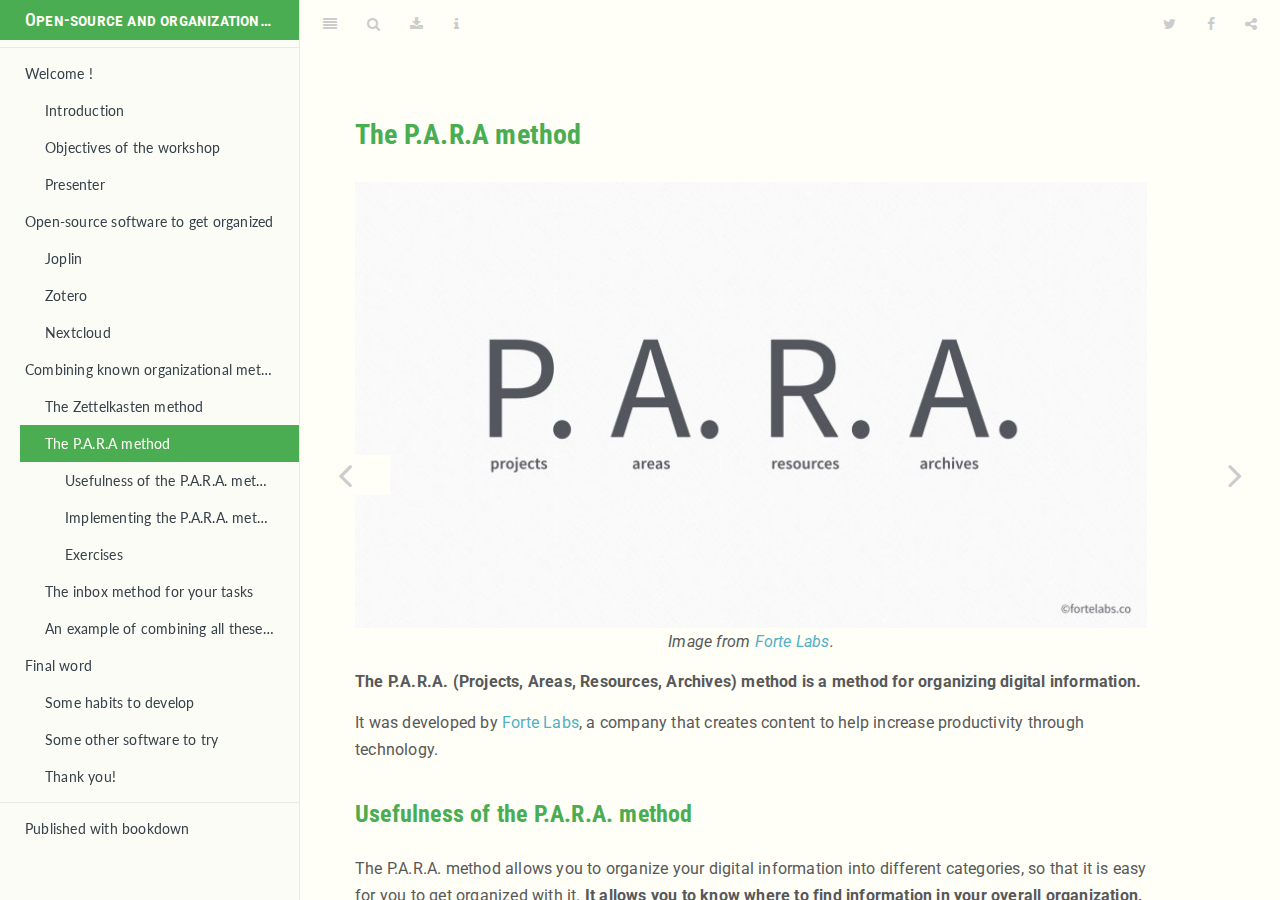
<file: docs/08-PARA.html>
<!DOCTYPE html>
<html lang="" xml:lang="">
<head>

  <meta charset="utf-8" />
  <meta http-equiv="X-UA-Compatible" content="IE=edge" />
  <title>The P.A.R.A method | Open-source and organization workshop</title>
  <meta name="description" content="These pages contain the content of an open-source software discovery workshop for personal organization purposes, created by Clément Hardy." />
  <meta name="generator" content="bookdown 0.22 and GitBook 2.6.7" />

  <meta property="og:title" content="The P.A.R.A method | Open-source and organization workshop" />
  <meta property="og:type" content="book" />
  <meta property="og:url" content="https://github.com/Klemet/Workshop-Organization-ENG" />
  <meta property="og:image" content="https://github.com/Klemet/Workshop-Organization-ENG/images/cover.png" />
  <meta property="og:description" content="These pages contain the content of an open-source software discovery workshop for personal organization purposes, created by Clément Hardy." />
  <meta name="github-repo" content="Klemet/Workshop-Organization-ENG" />

  <meta name="twitter:card" content="summary" />
  <meta name="twitter:title" content="The P.A.R.A method | Open-source and organization workshop" />
  
  <meta name="twitter:description" content="These pages contain the content of an open-source software discovery workshop for personal organization purposes, created by Clément Hardy." />
  <meta name="twitter:image" content="https://github.com/Klemet/Workshop-Organization-ENG/images/cover.png" />




  <meta name="viewport" content="width=device-width, initial-scale=1" />
  <meta name="apple-mobile-web-app-capable" content="yes" />
  <meta name="apple-mobile-web-app-status-bar-style" content="black" />
  
  
<link rel="prev" href="07-zettelkasten.html"/>
<link rel="next" href="09-inbox.html"/>
<script src="libs/header-attrs-2.9/header-attrs.js"></script>
<script src="libs/jquery-2.2.3/jquery.min.js"></script>
<link href="libs/gitbook-2.6.7/css/style.css" rel="stylesheet" />
<link href="libs/gitbook-2.6.7/css/plugin-table.css" rel="stylesheet" />
<link href="libs/gitbook-2.6.7/css/plugin-bookdown.css" rel="stylesheet" />
<link href="libs/gitbook-2.6.7/css/plugin-highlight.css" rel="stylesheet" />
<link href="libs/gitbook-2.6.7/css/plugin-search.css" rel="stylesheet" />
<link href="libs/gitbook-2.6.7/css/plugin-fontsettings.css" rel="stylesheet" />
<link href="libs/gitbook-2.6.7/css/plugin-clipboard.css" rel="stylesheet" />









<link href="libs/anchor-sections-1.0.1/anchor-sections.css" rel="stylesheet" />
<script src="libs/anchor-sections-1.0.1/anchor-sections.js"></script>




<link rel="stylesheet" href="book.css" type="text/css" />
</head>

<body>



  <div class="book without-animation with-summary font-size-2 font-family-1" data-basepath=".">

    <div class="book-summary">
      <nav role="navigation">

<ul class="summary">
<li class='before'><a href="./">Open-source and organization workshop</a></li>

<li class="divider"></li>
<li class="chapter" data-level="" data-path="index.html"><a href="index.html"><i class="fa fa-check"></i>Welcome !</a>
<ul>
<li class="chapter" data-level="" data-path="index.html"><a href="index.html#introduction"><i class="fa fa-check"></i>Introduction</a></li>
<li class="chapter" data-level="" data-path="index.html"><a href="index.html#objectives-of-the-workshop"><i class="fa fa-check"></i>Objectives of the workshop</a></li>
<li class="chapter" data-level="" data-path="index.html"><a href="index.html#presenter"><i class="fa fa-check"></i>Presenter</a></li>
</ul></li>
<li class="chapter" data-level="" data-path="01-software.html"><a href="01-software.html"><i class="fa fa-check"></i>Open-source software to get organized</a>
<ul>
<li class="chapter" data-level="" data-path="02-joplin.html"><a href="02-joplin.html"><i class="fa fa-check"></i>Joplin</a>
<ul>
<li class="chapter" data-level="" data-path="02-joplin.html"><a href="02-joplin.html#joplin-features"><i class="fa fa-check"></i>Joplin Features</a></li>
<li class="chapter" data-level="" data-path="02-joplin.html"><a href="02-joplin.html#the-markdown-syntax"><i class="fa fa-check"></i>The Markdown syntax</a></li>
<li class="chapter" data-level="" data-path="02-joplin.html"><a href="02-joplin.html#installing-joplin"><i class="fa fa-check"></i>Installing Joplin</a></li>
<li class="chapter" data-level="" data-path="02-joplin.html"><a href="02-joplin.html#getting-started-with-joplin"><i class="fa fa-check"></i>Getting started with Joplin</a></li>
<li class="chapter" data-level="" data-path="02-joplin.html"><a href="02-joplin.html#exercises"><i class="fa fa-check"></i>Exercises</a></li>
<li class="chapter" data-level="" data-path="02-joplin.html"><a href="02-joplin.html#other-important-features-of-joplin-to-discover"><i class="fa fa-check"></i>Other important features of Joplin to discover</a></li>
</ul></li>
<li class="chapter" data-level="" data-path="03-zotero.html"><a href="03-zotero.html"><i class="fa fa-check"></i>Zotero</a>
<ul>
<li class="chapter" data-level="" data-path="03-zotero.html"><a href="03-zotero.html#features-of-zotero"><i class="fa fa-check"></i>Features of Zotero</a></li>
<li class="chapter" data-level="" data-path="03-zotero.html"><a href="03-zotero.html#installing-zotero"><i class="fa fa-check"></i>Installing Zotero</a></li>
<li class="chapter" data-level="" data-path="03-zotero.html"><a href="03-zotero.html#prise-en-main-de-zotero"><i class="fa fa-check"></i>Prise en main de Zotero</a></li>
<li class="chapter" data-level="" data-path="03-zotero.html"><a href="03-zotero.html#exercises-1"><i class="fa fa-check"></i>Exercises</a></li>
</ul></li>
<li class="chapter" data-level="" data-path="05-nextcloud.html"><a href="05-nextcloud.html"><i class="fa fa-check"></i>Nextcloud</a>
<ul>
<li class="chapter" data-level="" data-path="05-nextcloud.html"><a href="05-nextcloud.html#features-of-nextcloud"><i class="fa fa-check"></i>Features of Nextcloud</a></li>
<li class="chapter" data-level="" data-path="05-nextcloud.html"><a href="05-nextcloud.html#installation-of-nextcloud"><i class="fa fa-check"></i>Installation of Nextcloud</a></li>
<li class="chapter" data-level="" data-path="05-nextcloud.html"><a href="05-nextcloud.html#getting-started-with-nextcloud"><i class="fa fa-check"></i>Getting started with Nextcloud</a></li>
<li class="chapter" data-level="" data-path="05-nextcloud.html"><a href="05-nextcloud.html#exercises-2"><i class="fa fa-check"></i>Exercises</a></li>
</ul></li>
</ul></li>
<li class="chapter" data-level="" data-path="06-methods.html"><a href="06-methods.html"><i class="fa fa-check"></i>Combining known organizational methods with the software you have discovered</a>
<ul>
<li class="chapter" data-level="" data-path="07-zettelkasten.html"><a href="07-zettelkasten.html"><i class="fa fa-check"></i>The Zettelkasten method</a>
<ul>
<li><a href="07-zettelkasten.html#purpose-of-the-zettelkasten">Purpose of the <em>Zettelkasten</em></a></li>
<li><a href="07-zettelkasten.html#setting-up-a-zettelkasten">Setting up a <em>Zettelkasten</em></a></li>
</ul></li>
<li class="chapter" data-level="" data-path="08-PARA.html"><a href="08-PARA.html"><i class="fa fa-check"></i>The P.A.R.A method</a>
<ul>
<li class="chapter" data-level="" data-path="08-PARA.html"><a href="08-PARA.html#usefulness-of-the-p.a.r.a.-method"><i class="fa fa-check"></i>Usefulness of the P.A.R.A. method</a></li>
<li class="chapter" data-level="" data-path="08-PARA.html"><a href="08-PARA.html#implementing-the-p.a.r.a.-method"><i class="fa fa-check"></i>Implementing the P.A.R.A. method</a></li>
<li class="chapter" data-level="" data-path="08-PARA.html"><a href="08-PARA.html#exercises-4"><i class="fa fa-check"></i>Exercises</a></li>
</ul></li>
<li class="chapter" data-level="" data-path="09-inbox.html"><a href="09-inbox.html"><i class="fa fa-check"></i>The inbox method for your tasks</a>
<ul>
<li><a href="09-inbox.html#uses-of-the-inbox">Uses of the <em>inbox</em></a></li>
<li><a href="09-inbox.html#setting-up-a-task-inbox">Setting up a task <em>inbox</em></a></li>
<li class="chapter" data-level="" data-path="09-inbox.html"><a href="09-inbox.html#exercises-5"><i class="fa fa-check"></i>Exercises</a></li>
</ul></li>
<li class="chapter" data-level="" data-path="10-example.html"><a href="10-example.html"><i class="fa fa-check"></i>An example of combining all these tools and methods</a>
<ul>
<li class="chapter" data-level="" data-path="10-example.html"><a href="10-example.html#the-global-structure-the-p.a.r.a-method"><i class="fa fa-check"></i>The global structure : the P.A.R.A method</a></li>
<li><a href="10-example.html#resource-management-the-zettelkasten">Resource management: The <em>Zettelkasten</em></a></li>
<li><a href="10-example.html#task-management-the-inbox">Task management : the <em>inbox</em></a></li>
<li class="chapter" data-level="" data-path="10-example.html"><a href="10-example.html#managing-references-in-resources-zotero-and-joplins-bibtex-plugin"><i class="fa fa-check"></i>Managing references in resources: Zotero and Joplin’s BibTex plugin</a></li>
<li class="chapter" data-level="" data-path="10-example.html"><a href="10-example.html#exporting-documents-in-markdown-with-joplin"><i class="fa fa-check"></i>Exporting documents in markdown with Joplin</a></li>
<li class="chapter" data-level="" data-path="10-example.html"><a href="10-example.html#summary-graph"><i class="fa fa-check"></i>Summary graph</a></li>
</ul></li>
</ul></li>
<li class="chapter" data-level="" data-path="11-final_word.html"><a href="11-final_word.html"><i class="fa fa-check"></i>Final word</a>
<ul>
<li class="chapter" data-level="" data-path="11-final_word.html"><a href="11-final_word.html#some-habits-to-develop"><i class="fa fa-check"></i>Some habits to develop</a></li>
<li class="chapter" data-level="" data-path="11-final_word.html"><a href="11-final_word.html#some-other-software-to-try"><i class="fa fa-check"></i>Some other software to try</a></li>
<li class="chapter" data-level="" data-path="11-final_word.html"><a href="11-final_word.html#thank-you"><i class="fa fa-check"></i>Thank you!</a></li>
</ul></li>
<li class="divider"></li>
<li><a href="https://github.com/rstudio/bookdown" target="blank">Published with bookdown</a></li>

</ul>

      </nav>
    </div>

    <div class="book-body">
      <div class="body-inner">
        <div class="book-header" role="navigation">
          <h1>
            <i class="fa fa-circle-o-notch fa-spin"></i><a href="./">Open-source and organization workshop</a>
          </h1>
        </div>

        <div class="page-wrapper" tabindex="-1" role="main">
          <div class="page-inner">

            <section class="normal" id="section-">
<div id="the-p.a.r.a-method" class="section level2">
<h2>The P.A.R.A method</h2>
<div style="text-align: center !important; width: 100%  !important;">
<p><img src="imgs/PARA_Logo.jpeg" />
<em>Image from <a href="https://fortelabs.co/blog/para/">Forte Labs</a>.</em></p>
</div>
<p><strong>The P.A.R.A. (Projects, Areas, Resources, Archives) method is a method for organizing digital information.</strong></p>
<p>It was developed by <a href="https://fortelabs.co/about-forte-labs">Forte Labs</a>, a company that creates content to help increase productivity through technology.</p>
<div id="usefulness-of-the-p.a.r.a.-method" class="section level3">
<h3>Usefulness of the P.A.R.A. method</h3>
<p>The P.A.R.A. method allows you to organize your digital information into different categories, so that it is easy for you to get organized with it. <strong>It allows you to know where to find information in your overall organization, and why</strong>.</p>
<p>These words may sound vague to you, but they make sense when you consider everything you’ve seen in this workshop so far. You’ve discovered tools for taking notes, writing tasks, organizing projects; but now, let’s imagine that you’re faced with the fact that you’d like to try a new recipe that you’ve been very interested in. Where do you put this recipe? In your notes? Your tasks? Your projects? Where will you keep it, once you have finished it?</p>
<p>The P.A.R.A. method allows you to answer these questions with as little effort as possible. You probably realize that this is very important to you, because having many different tools, adapted to different needs, can be confusing.</p>
</div>
<div id="implementing-the-p.a.r.a.-method" class="section level3">
<h3>Implementing the P.A.R.A. method</h3>
<p>The P.A.R.A method is used like a “map” that will guide you in the use of your different organizational tools.</p>
<p>Globally, we can imagine it as a way to “sort” information according to two characteristics: <strong>their usefulness</strong> (what is it for?), and <strong>their format</strong> (what is its format? On which software?).</p>
<div id="sorting-information-according-to-its-usefulness" class="section level4">
<h4>Sorting information according to its usefulness</h4>
<p>To understand how the P.A.R.A. method sorts information according to its usefulness, you only need to understand the 4 elements that make up its name: Project, Area of Responsibility, Resource and Archive.</p>
<div style="text-align: center !important; width: 100%  !important;">
<p><img src="imgs/PARA_definitions.jpeg" />
<em>Image from <a href="https://fortelabs.co/blog/para/">Forte Labs</a>.</em></p>
</div>
<ul>
<li>A <strong>project</strong> is defined as “<em>a series of tasks related to a goal, <strong>with a deadline</strong></em>.”</li>
</ul>
<p>Examples of projects might be “planning this year’s vacation”; “writing a blog post”; or “buying a new computer.” They all have a specific goal, and a deadline implied in them. In short, the easiest way to know if something is a project is to know if it is supposed to be finished in a given time, after having accomplished different tasks. <strong>Any information about a project will therefore go into project-related files</strong>.</p>
<p><strong>Understanding what is a project and what is not is very important in the P.A.R.A. method</strong>. One of the reasons for this is that identifying projects allows you to identify what you are completing and what you are finishing, which is very motivating. Conversely, if you confuse project and area of responsibility (see below), you run the risk of not achieving that progress, which is important for your short-term morale; but also for measuring your long-term productivity. What did you achieve last year?</p>
<ul>
<li>An <strong>area of responsibility</strong> is defined as “<em>an area of activity with a standard to be maintained over time</em>.”</li>
</ul>
<p>Areas of responsibility can be “my health”; “my friends”; “badminton”; “my apartment.” These are parts of your life, with fairly well-defined boundaries, that do not represent projects, but which will require you to perform tasks on a daily basis. These tasks are not linked to a specific goal that will end at a certain time. Thus, taking care of your friends is not a project, but a part of your life with certain responsibilities. Similarly, your project to write a blog post might require you to do some work today; but so does going shopping for a niece piece of clothing for your best friend’s birthday tomorrow. Distinguishing between project and area of responsibility allows you to use different - but appropriate - tools for both.</p>
<p>One last thing to remember is that <strong>your projects will almost always fall within an area of responsibility</strong>, which is perfectly normal! You can visualize things as in the following diagram, where the little squares represent spots, and the circle represents an area of responsibility.</p>
<div style="text-align: center !important; width: 100%  !important;">
<p><img src="imgs/PARA_area_project.jpeg" />
<em>Image from <a href="https://fortelabs.co/blog/para/">Forte Labs</a>.</em></p>
</div>
<ul>
<li>A <strong>resource</strong> is defined as “<em>a topic or theme of interest to you</em>.”</li>
</ul>
<p>So a resource could be knowledge about space, music, gardening, marketing, psychology, or even…organization. In short, resources would be anything you could put in a <em>Zettelkasten</em>! However, you have to distinguish between a resource (like a very interesting article in psychology) and an information (like the address of the store where you will go to shop for your best friend’s birthday). This distinction is important, because information does not need to be saved in as readable a way as a resource, which saves time.</p>
<ul>
<li>An <strong>archive</strong> is simply “inactive objects from the other three categories*“.</li>
</ul>
<p>Archives would contain information about projects that have been completed (you finished your blog post); areas of responsibility that are no longer part of your life (you quit badminton); or resources that no longer interest you (you no longer watch the <em>Mew Mew Kissy Cutie</em> cartoon you used to love).</p>
<p>Now that you understand how the P.A.R.A method sorts information by utility, let’s see how it sorts it by format.</p>
</div>
<div id="sort-information-by-format" class="section level4">
<h4>Sort information by format</h4>
<p>Digital information can be in many different formats: a simple text file, an image, a link to a web page, a Microsoft Word file, music, a check mark, and many others. The P.A.R.A. method requires that you make these distinctions clear in a simple and understandable way, so that you don’t hesitate for a moment about where to put your information.</p>
<p>The P.A.R.A method does not give a list of particular software to use: it is up to you to make your definition. However, 3 rules should be respected as much as possible:</p>
<ol style="list-style-type: decimal">
<li><p><strong>Limit the number of programs</strong> that you use primarily to manage or back up your digital information <strong>to 4</strong>. The reason behind this number is that it seems to be an important limit in the short-term memory of our brain. Thus, exceeding it makes things much more complex to manage mentally, and often does not give much gain. <strong>Doing more with less</strong> is always a great doctrine!</p></li>
<li><p><strong>The structure of the information utilities must be identical in each program</strong>. This means that in each program, you will find categories such as “Projects,” “Areas,” “Resources” and “Archives”; and that within these categories, the organization of the information utilities must be the same in each program you use. This is important in order to have a unique structure that you will find in all your programs, which reduces your mental load, makes switching from one program to another quicker, and avoids you having to search for a long time to find information. On the following pictures, you will find an example of this with 4 different programs. <strong>Be careful though</strong>: not all programs have to contain all possible types of information! For example, your task manager does not necessarily have to contain folders related to your resources or archives.</p></li>
</ol>
<div style="text-align: center !important; width: 100%  !important;">
<p><img src="imgs/PARA_replication_PARA.jpeg" />
<img src="imgs/PARA_replication.jpeg" />
<em>Images from <a href="https://fortelabs.co/blog/para/">Forte Labs</a>.</em></p>
</div>
<ol start="3" style="list-style-type: decimal">
<li>The software you use should <strong>allow you to hide information that is not useful to you as much as possible</strong> when you are working on something. For example, when you are working on a project, you don’t need to have folders and files from your different areas of responsibility, or your resources on your screen. You only need the information related to the project. Therefore, the software you use should, as much as possible, be able to hide all irrelevant information from you so that you don’t have to constantly sort through all the information on your screen.</li>
</ol>
</div>
<div id="finishing-setting-up-p.a.r.a.-at-the-technical-level" class="section level4">
<h4>Finishing setting up P.A.R.A. at the technical level</h4>
<p>Once you have decided on the software you will use to store your digital information, all that remains is to create the structure of your files in each of your software. And that’s it, everything is ready!</p>
<p>From now on, all you have to do is put your information in the right place, and in the right software. Do you need to make an appointment with the doctor? This will surely go in a responsibility area named “health,” and in a task list or calendar software. Do you want to write down the interesting figure you saw about the number of elephants living in Africa? This will surely go into your resource, into a note program like Joplin; maybe even into your <em>Zettelkasten</em>, which integrates very well with the P.A.R.A. method as a resource section! Have you finished your summer camping project? Then move the folder “Camping” from your “Projects” area to your “Archives” area.</p>
<p>In the same way, you will only have to look at the right section in the right software to find the right information. The address of the store where you will go shopping for your best friend is probably in a “Friends.es” area, and is probably in the commentary of a task that you have put in your task manager on this subject. The Word document that contains important data for your work is probably in your file manager, in the corresponding project folder. As for the information you have kept related to the badminton lessons you are taking, they are surely in your archives.</p>
<p>As you can see, filing and retrieving information becomes easier. This is very useful when you start to have a lot of information, or to save time no matter what! Apart from adding and retrieving information, you will only have to maintain your organization from time to time. Hence, when a new area of responsibility is added to your life, all you have to do is add a corresponding folder in each of the programs you use.</p>
</div>
</div>
<div id="exercises-4" class="section level3">
<h3>Exercises</h3>
<p>During these exercises, we will do as if we had decided to use the P.A.R.A method with the help of Joplin, and different applications in Nextcloud.</p>
<p>Thus, we will put tasks related to projects in Nextcloud Deck (kanban boards); we will put tasks related to areas of responsibility in Nextcloud Tasks; we will put our resources and notes in Joplin; and finally, we will put our files in Nextcloud Files (Nextcloud’s file manager, synchronized with your computer).</p>
<div id="preparing-nextcloud-and-joplin-to-use-the-p.a.r.a-method" class="section level4">
<h4>1. Preparing Nextcloud and Joplin to use the P.A.R.A method</h4>
<blockquote>
<p>💡 <em>In this exercise, I would suggest filling in Nextcloud and Joplin with example headings. However, feel free to fill them with projects or areas of responsibility that fit your life, so you can start using the P.A.R.A method right away!</em></p>
</blockquote>
<ul>
<li>Go to Nextcloud Tasks
<ul>
<li>Create several task lists: “Family,” “Friends,” “Work,” “Karate,” “Finances” and “Health.”</li>
</ul></li>
</ul>
<blockquote>
<p>💡 <em>In the P.A.R.A. method, you decide how many different areas of responsibility you will define. You can be more or less specific: make a “Social” area, or a “Family” area, a “Friends” area, etc. The creator of the P.A.R.A. method recommends doing a lot rather than too little, so that you can better sort your information, but also to see more quickly if some aspects of your life are a little ignored.</em></p>
</blockquote>
<blockquote>
<p>💡 <em>Don’t forget that you can use emojis in the titles of your responsibility areas! This makes them easier to differentiate at first glance. For example: 🚗 Car, 💰 Finance.</em></p>
</blockquote>
<ul>
<li>Go to Nextcloud Deck
<ul>
<li>Create two new tables, in addition to the one created in Nextcloud exercises: “Buying a new computer” and “Bastien’s birthday party.”</li>
</ul></li>
<li>Go to Joplin
<ul>
<li>Create 4 new notebooks : “1 - Projects,” “2 - Areas,” “3 - Resources,” “4 - Archives</li>
</ul></li>
</ul>
<blockquote>
<p>💡 <em>The numbers in the titles of your notebooks are to make sure that Joplin keeps them organized in the right order.</em></p>
</blockquote>
<ul>
<li><p>In the “1 - Project” notebook, create three new notebooks: “Open Source and organization workshop,” “Buying a New Computer” and “Bastien’s Birthday Party.”</p></li>
<li><p>In the “2 - Areas” notebook, create 6 new notebooks: “Family,” “Friends,” “Work,” “Karate,” “Finances” and “Health.”</p></li>
<li><p>In the notebook “3 - Resources,” move the notebook “Zettelkasten” created in the exercises of to the Zettelkasten.</p></li>
<li><p>Go to the “Nextcloud” folder on your computer (which is normally synchronized with your Nextcloud account on Cloudamo, from the exercises on Nextcloud)</p>
<ul>
<li>Create 4 new folders: “1 - Projects,” “2 - Areas,” “3 - Resources,” “4 - Archives”</li>
<li>In the “1 - Project” folder, create three new folders: “Open-source and organization workshop,” “Buying a new computer” and “Bastien’s birthday party.”</li>
<li>In the folder “2 - Areas,” create 6 new folders: “Family,” “Friends,” “Work,” “Karate,” “Finances” and “Health.”</li>
</ul></li>
</ul>
<blockquote>
<p>💡 <em>And now you are ready to use the P.A.R.A. method! If you have used projects and areas that fit your life, don’t forget to transfer the files and information you already have into the corresponding software.</em></p>
</blockquote>
</div>
<div id="working-on-a-project-with-the-p.a.r.a-method" class="section level4">
<h4>2. Working on a project with the P.A.R.A method</h4>
<ul>
<li>Open Nextcloud Deck, Joplin and the Nextcloud folder on your computer.</li>
<li>In Nextcloud Deck, choose the painting “Bastien’s birthday party.” Close the left menu with the small button at the top left of the interface.</li>
<li>In Joplin, go to the “Bastien’s birthday party” notebook. Press F10 to hide the notebook menu (press F10 to make it reappear if needed).</li>
<li>In your Nextcloud folder, go to the “Bastien’s birthday party” folder.</li>
<li>Now try to invent a birthday party for your fictional (or real) friend Bastien.
<ul>
<li>In Nextcloud Deck, create the “Find the place,” “Find the time,” “Determine who is invited,” and “Determine the activities” cards in the “To Do” column</li>
<li>Move the cards into Nextcloud Deck as you complete the tasks. Feel free to make cards in Joplin, insert details in the description of your cards in Nextcloud Deck, or create or save files in your Nextcloud folder to do so.</li>
</ul></li>
</ul>
<blockquote>
<p>💡 <em>Did you notice during the exercise that limiting the visibility of information that was not relevant to your project helped you focus? Everywhere you looked, you only had resources related to your project; in this way, we limited the work your brain had to do to identify what was important in what it was seeing. This kind of thing is not to be underestimated when you work on a computer for a long time.</em></p>
</blockquote>
</div>
<div id="put-your-resources-in-the-right-place-with-the-p.a.r.a-method" class="section level4">
<h4>3. Put your resources in the right place with the P.A.R.A method</h4>
<ul>
<li>Open Nextcloud Deck, Joplin and the Nextcloud folder on your computer, and try to put the following information in the right place:
<ul>
<li>Your friend Julia would like to come to Bastien’s birthday party.</li>
<li>You should review your <em>kata</em> to pass your Karate belt next week.</li>
<li>This quote from <em>Lord of the Rings</em> about justice and morality: “<em>Many that live deserve death. And some that die deserve life. Can you give it to them? Then do not be too eager to deal out death in judgement.</em></li>
<li>This <a href="https://i.pinimg.com/originals/ba/59/94/ba5994829ba487b5f00b0d7f643a6f58.jpg">image of an old world map</a> you think is very pretty.</li>
<li>You’ve decided that you’d like to buy a laptop instead of a tower, because your current laptop doesn’t work very well anymore, and you move around a lot.</li>
</ul></li>
</ul>
<blockquote>
<p>💡 <em>Some of these resources are easier to place than others: information about Bastien’s birthday and the purchase of a new computer could easily go into Nextcloud Deck. The Lord of the Rings quote could go in your Zettelkasten, and your kata review should go in Nextcloud Tasks with a deadline for the task. The old world map image, however, could be inserted into a Joplin note, or dropped directly into your Nextcloud folder.</em></p>
</blockquote>

</div>
</div>
</div>
            </section>

          </div>
        </div>
      </div>
<a href="07-zettelkasten.html" class="navigation navigation-prev " aria-label="Previous page"><i class="fa fa-angle-left"></i></a>
<a href="09-inbox.html" class="navigation navigation-next " aria-label="Next page"><i class="fa fa-angle-right"></i></a>
    </div>
  </div>
<script src="libs/gitbook-2.6.7/js/app.min.js"></script>
<script src="libs/gitbook-2.6.7/js/lunr.js"></script>
<script src="libs/gitbook-2.6.7/js/clipboard.min.js"></script>
<script src="libs/gitbook-2.6.7/js/plugin-search.js"></script>
<script src="libs/gitbook-2.6.7/js/plugin-sharing.js"></script>
<script src="libs/gitbook-2.6.7/js/plugin-fontsettings.js"></script>
<script src="libs/gitbook-2.6.7/js/plugin-bookdown.js"></script>
<script src="libs/gitbook-2.6.7/js/jquery.highlight.js"></script>
<script src="libs/gitbook-2.6.7/js/plugin-clipboard.js"></script>
<script>
gitbook.require(["gitbook"], function(gitbook) {
gitbook.start({
"sharing": {
"github": false,
"facebook": true,
"twitter": true,
"linkedin": false,
"weibo": false,
"instapaper": false,
"vk": false,
"whatsapp": false,
"all": ["facebook", "twitter", "linkedin", "weibo", "instapaper"]
},
"fontsettings": {
"theme": "white",
"family": "sans",
"size": 2
},
"edit": {
"link": null,
"text": null
},
"history": {
"link": null,
"text": null
},
"view": {
"link": null,
"text": null
},
"download": ["docs.pdf", "docs.epub"],
"toc": {
"collapse": "subsection",
"scroll_highlight": true
}
});
});
</script>

</body>

</html>
</file>
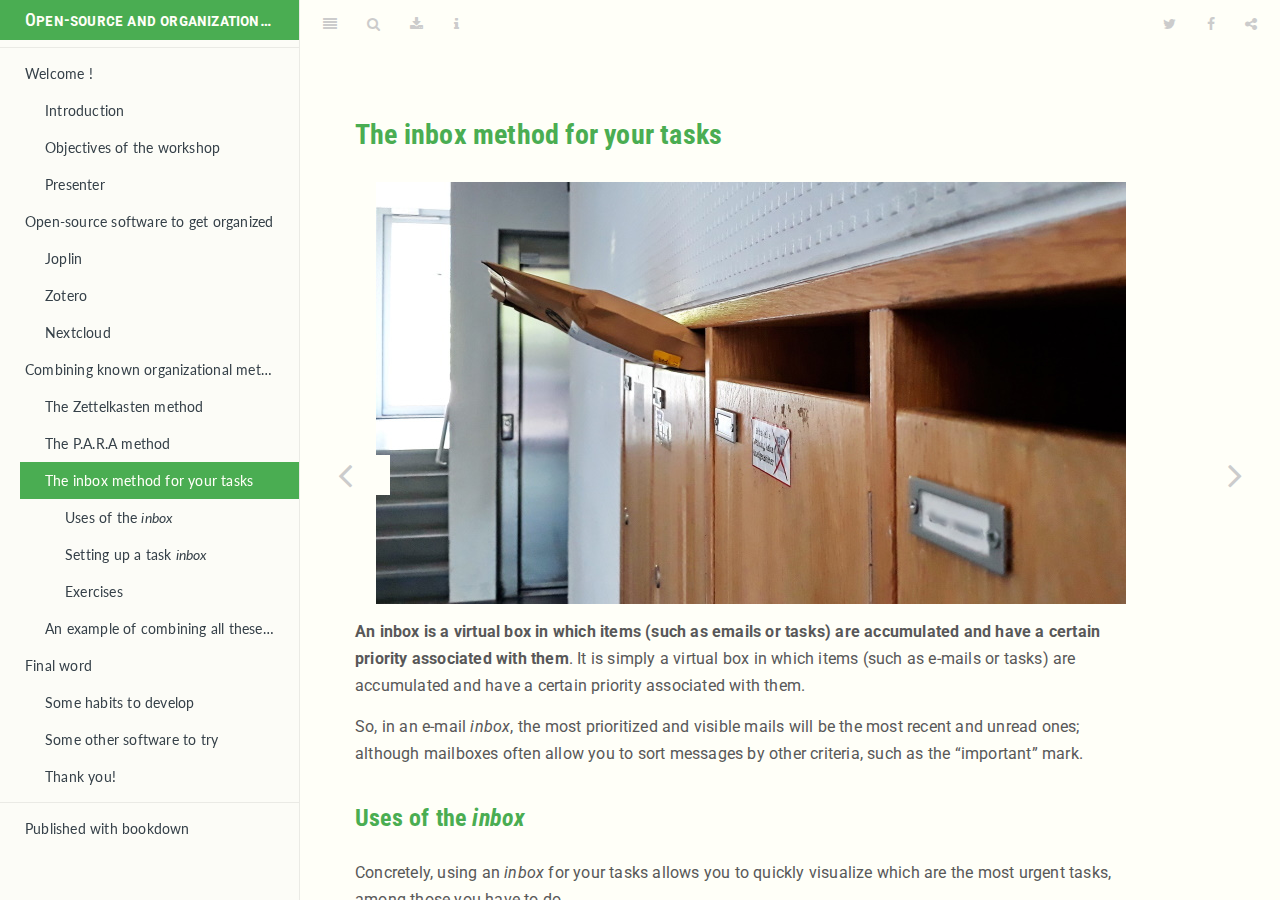
<file: docs/09-inbox.html>
<!DOCTYPE html>
<html lang="" xml:lang="">
<head>

  <meta charset="utf-8" />
  <meta http-equiv="X-UA-Compatible" content="IE=edge" />
  <title>The inbox method for your tasks | Open-source and organization workshop</title>
  <meta name="description" content="These pages contain the content of an open-source software discovery workshop for personal organization purposes, created by Clément Hardy." />
  <meta name="generator" content="bookdown 0.22 and GitBook 2.6.7" />

  <meta property="og:title" content="The inbox method for your tasks | Open-source and organization workshop" />
  <meta property="og:type" content="book" />
  <meta property="og:url" content="https://github.com/Klemet/Workshop-Organization-ENG" />
  <meta property="og:image" content="https://github.com/Klemet/Workshop-Organization-ENG/images/cover.png" />
  <meta property="og:description" content="These pages contain the content of an open-source software discovery workshop for personal organization purposes, created by Clément Hardy." />
  <meta name="github-repo" content="Klemet/Workshop-Organization-ENG" />

  <meta name="twitter:card" content="summary" />
  <meta name="twitter:title" content="The inbox method for your tasks | Open-source and organization workshop" />
  
  <meta name="twitter:description" content="These pages contain the content of an open-source software discovery workshop for personal organization purposes, created by Clément Hardy." />
  <meta name="twitter:image" content="https://github.com/Klemet/Workshop-Organization-ENG/images/cover.png" />




  <meta name="viewport" content="width=device-width, initial-scale=1" />
  <meta name="apple-mobile-web-app-capable" content="yes" />
  <meta name="apple-mobile-web-app-status-bar-style" content="black" />
  
  
<link rel="prev" href="08-PARA.html"/>
<link rel="next" href="10-example.html"/>
<script src="libs/header-attrs-2.9/header-attrs.js"></script>
<script src="libs/jquery-2.2.3/jquery.min.js"></script>
<link href="libs/gitbook-2.6.7/css/style.css" rel="stylesheet" />
<link href="libs/gitbook-2.6.7/css/plugin-table.css" rel="stylesheet" />
<link href="libs/gitbook-2.6.7/css/plugin-bookdown.css" rel="stylesheet" />
<link href="libs/gitbook-2.6.7/css/plugin-highlight.css" rel="stylesheet" />
<link href="libs/gitbook-2.6.7/css/plugin-search.css" rel="stylesheet" />
<link href="libs/gitbook-2.6.7/css/plugin-fontsettings.css" rel="stylesheet" />
<link href="libs/gitbook-2.6.7/css/plugin-clipboard.css" rel="stylesheet" />









<link href="libs/anchor-sections-1.0.1/anchor-sections.css" rel="stylesheet" />
<script src="libs/anchor-sections-1.0.1/anchor-sections.js"></script>




<link rel="stylesheet" href="book.css" type="text/css" />
</head>

<body>



  <div class="book without-animation with-summary font-size-2 font-family-1" data-basepath=".">

    <div class="book-summary">
      <nav role="navigation">

<ul class="summary">
<li class='before'><a href="./">Open-source and organization workshop</a></li>

<li class="divider"></li>
<li class="chapter" data-level="" data-path="index.html"><a href="index.html"><i class="fa fa-check"></i>Welcome !</a>
<ul>
<li class="chapter" data-level="" data-path="index.html"><a href="index.html#introduction"><i class="fa fa-check"></i>Introduction</a></li>
<li class="chapter" data-level="" data-path="index.html"><a href="index.html#objectives-of-the-workshop"><i class="fa fa-check"></i>Objectives of the workshop</a></li>
<li class="chapter" data-level="" data-path="index.html"><a href="index.html#presenter"><i class="fa fa-check"></i>Presenter</a></li>
</ul></li>
<li class="chapter" data-level="" data-path="01-software.html"><a href="01-software.html"><i class="fa fa-check"></i>Open-source software to get organized</a>
<ul>
<li class="chapter" data-level="" data-path="02-joplin.html"><a href="02-joplin.html"><i class="fa fa-check"></i>Joplin</a>
<ul>
<li class="chapter" data-level="" data-path="02-joplin.html"><a href="02-joplin.html#joplin-features"><i class="fa fa-check"></i>Joplin Features</a></li>
<li class="chapter" data-level="" data-path="02-joplin.html"><a href="02-joplin.html#the-markdown-syntax"><i class="fa fa-check"></i>The Markdown syntax</a></li>
<li class="chapter" data-level="" data-path="02-joplin.html"><a href="02-joplin.html#installing-joplin"><i class="fa fa-check"></i>Installing Joplin</a></li>
<li class="chapter" data-level="" data-path="02-joplin.html"><a href="02-joplin.html#getting-started-with-joplin"><i class="fa fa-check"></i>Getting started with Joplin</a></li>
<li class="chapter" data-level="" data-path="02-joplin.html"><a href="02-joplin.html#exercises"><i class="fa fa-check"></i>Exercises</a></li>
<li class="chapter" data-level="" data-path="02-joplin.html"><a href="02-joplin.html#other-important-features-of-joplin-to-discover"><i class="fa fa-check"></i>Other important features of Joplin to discover</a></li>
</ul></li>
<li class="chapter" data-level="" data-path="03-zotero.html"><a href="03-zotero.html"><i class="fa fa-check"></i>Zotero</a>
<ul>
<li class="chapter" data-level="" data-path="03-zotero.html"><a href="03-zotero.html#features-of-zotero"><i class="fa fa-check"></i>Features of Zotero</a></li>
<li class="chapter" data-level="" data-path="03-zotero.html"><a href="03-zotero.html#installing-zotero"><i class="fa fa-check"></i>Installing Zotero</a></li>
<li class="chapter" data-level="" data-path="03-zotero.html"><a href="03-zotero.html#prise-en-main-de-zotero"><i class="fa fa-check"></i>Prise en main de Zotero</a></li>
<li class="chapter" data-level="" data-path="03-zotero.html"><a href="03-zotero.html#exercises-1"><i class="fa fa-check"></i>Exercises</a></li>
</ul></li>
<li class="chapter" data-level="" data-path="05-nextcloud.html"><a href="05-nextcloud.html"><i class="fa fa-check"></i>Nextcloud</a>
<ul>
<li class="chapter" data-level="" data-path="05-nextcloud.html"><a href="05-nextcloud.html#features-of-nextcloud"><i class="fa fa-check"></i>Features of Nextcloud</a></li>
<li class="chapter" data-level="" data-path="05-nextcloud.html"><a href="05-nextcloud.html#installation-of-nextcloud"><i class="fa fa-check"></i>Installation of Nextcloud</a></li>
<li class="chapter" data-level="" data-path="05-nextcloud.html"><a href="05-nextcloud.html#getting-started-with-nextcloud"><i class="fa fa-check"></i>Getting started with Nextcloud</a></li>
<li class="chapter" data-level="" data-path="05-nextcloud.html"><a href="05-nextcloud.html#exercises-2"><i class="fa fa-check"></i>Exercises</a></li>
</ul></li>
</ul></li>
<li class="chapter" data-level="" data-path="06-methods.html"><a href="06-methods.html"><i class="fa fa-check"></i>Combining known organizational methods with the software you have discovered</a>
<ul>
<li class="chapter" data-level="" data-path="07-zettelkasten.html"><a href="07-zettelkasten.html"><i class="fa fa-check"></i>The Zettelkasten method</a>
<ul>
<li><a href="07-zettelkasten.html#purpose-of-the-zettelkasten">Purpose of the <em>Zettelkasten</em></a></li>
<li><a href="07-zettelkasten.html#setting-up-a-zettelkasten">Setting up a <em>Zettelkasten</em></a></li>
</ul></li>
<li class="chapter" data-level="" data-path="08-PARA.html"><a href="08-PARA.html"><i class="fa fa-check"></i>The P.A.R.A method</a>
<ul>
<li class="chapter" data-level="" data-path="08-PARA.html"><a href="08-PARA.html#usefulness-of-the-p.a.r.a.-method"><i class="fa fa-check"></i>Usefulness of the P.A.R.A. method</a></li>
<li class="chapter" data-level="" data-path="08-PARA.html"><a href="08-PARA.html#implementing-the-p.a.r.a.-method"><i class="fa fa-check"></i>Implementing the P.A.R.A. method</a></li>
<li class="chapter" data-level="" data-path="08-PARA.html"><a href="08-PARA.html#exercises-4"><i class="fa fa-check"></i>Exercises</a></li>
</ul></li>
<li class="chapter" data-level="" data-path="09-inbox.html"><a href="09-inbox.html"><i class="fa fa-check"></i>The inbox method for your tasks</a>
<ul>
<li><a href="09-inbox.html#uses-of-the-inbox">Uses of the <em>inbox</em></a></li>
<li><a href="09-inbox.html#setting-up-a-task-inbox">Setting up a task <em>inbox</em></a></li>
<li class="chapter" data-level="" data-path="09-inbox.html"><a href="09-inbox.html#exercises-5"><i class="fa fa-check"></i>Exercises</a></li>
</ul></li>
<li class="chapter" data-level="" data-path="10-example.html"><a href="10-example.html"><i class="fa fa-check"></i>An example of combining all these tools and methods</a>
<ul>
<li class="chapter" data-level="" data-path="10-example.html"><a href="10-example.html#the-global-structure-the-p.a.r.a-method"><i class="fa fa-check"></i>The global structure : the P.A.R.A method</a></li>
<li><a href="10-example.html#resource-management-the-zettelkasten">Resource management: The <em>Zettelkasten</em></a></li>
<li><a href="10-example.html#task-management-the-inbox">Task management : the <em>inbox</em></a></li>
<li class="chapter" data-level="" data-path="10-example.html"><a href="10-example.html#managing-references-in-resources-zotero-and-joplins-bibtex-plugin"><i class="fa fa-check"></i>Managing references in resources: Zotero and Joplin’s BibTex plugin</a></li>
<li class="chapter" data-level="" data-path="10-example.html"><a href="10-example.html#exporting-documents-in-markdown-with-joplin"><i class="fa fa-check"></i>Exporting documents in markdown with Joplin</a></li>
<li class="chapter" data-level="" data-path="10-example.html"><a href="10-example.html#summary-graph"><i class="fa fa-check"></i>Summary graph</a></li>
</ul></li>
</ul></li>
<li class="chapter" data-level="" data-path="11-final_word.html"><a href="11-final_word.html"><i class="fa fa-check"></i>Final word</a>
<ul>
<li class="chapter" data-level="" data-path="11-final_word.html"><a href="11-final_word.html#some-habits-to-develop"><i class="fa fa-check"></i>Some habits to develop</a></li>
<li class="chapter" data-level="" data-path="11-final_word.html"><a href="11-final_word.html#some-other-software-to-try"><i class="fa fa-check"></i>Some other software to try</a></li>
<li class="chapter" data-level="" data-path="11-final_word.html"><a href="11-final_word.html#thank-you"><i class="fa fa-check"></i>Thank you!</a></li>
</ul></li>
<li class="divider"></li>
<li><a href="https://github.com/rstudio/bookdown" target="blank">Published with bookdown</a></li>

</ul>

      </nav>
    </div>

    <div class="book-body">
      <div class="body-inner">
        <div class="book-header" role="navigation">
          <h1>
            <i class="fa fa-circle-o-notch fa-spin"></i><a href="./">Open-source and organization workshop</a>
          </h1>
        </div>

        <div class="page-wrapper" tabindex="-1" role="main">
          <div class="page-inner">

            <section class="normal" id="section-">
<div id="the-inbox-method-for-your-tasks" class="section level2">
<h2>The inbox method for your tasks</h2>
<p><img src="imgs/inbox.jpg" /></p>
<p><strong>An inbox is a virtual box in which items (such as emails or tasks) are accumulated and have a certain priority associated with them</strong>. It is simply a virtual box in which items (such as e-mails or tasks) are accumulated and have a certain priority associated with them.</p>
<p>So, in an e-mail <em>inbox</em>, the most prioritized and visible mails will be the most recent and unread ones; although mailboxes often allow you to sort messages by other criteria, such as the “important” mark.</p>
<div id="uses-of-the-inbox" class="section level3">
<h3>Uses of the <em>inbox</em></h3>
<p>Concretely, using an <em>inbox</em> for your tasks allows you to quickly visualize which are the most urgent tasks, among those you have to do.</p>
<p>Said like that, it doesn’t seem to be something extraordinary, you might say. However, it can be very useful to help you work with a clearer mind, and to focus more on what you have to do.</p>
<p>Imagine the following situation: You are working, during the day, on a weekday. You receive a call from a friend who suggests you go to an <em>escape game</em> sometime. You both agree that it will be up to you to choose the <em>escape game</em> in question. You then receive an email from your veterinarian, following a health check-up for your cat; your cat is fine, but you’ll have to buy him a medication he needs quickly. You suddenly think that you should go shopping today. You should also do some laundry because you haven’t done it in a while. Your supervisor at work comes in, and offers you to take care of a task for which you will have to swap with a colleague, who may not be here today. While taking a break, you spill some tea on your pants, and you notice that they have a hole in them; you’ll have to get them fixed sometime. You also remember that a long time ago, you told yourself that you should look into updating a particular piece of software on your computer. You wonder if you should do it now, or later. You’re now back at your desk; <strong>what do you start with ?</strong></p>
<p>As you have understood, in our daily life, the number of tasks we have to do can easily become very large, and they can concern many different aspects of our life: our house, our finances, our friends, our pets, our food, our work, our hobbies, our computer tools, and so on. Keeping track of everything that needs to be done in all these different aspects of our lives is extremely complicated in an adult life, which includes many responsibilities. In particular, there is the question of priority: <strong>when we have many tasks to do, which ones should we start with</strong>?</p>
<p>This question of priority for our tasks can be difficult to answer. How do you know if fixing the pants is a higher priority than everything else you have to do? To find out, you would have to compare, one by one, all the tasks you have to do, and compare them together until you determine where your pants repair ranks, and whether you should do it today or tomorrow. This takes a lot of time and energy, especially when you are hesitating between many different tasks!</p>
<p>This is where the <em>inbox</em> for tasks comes in. Just like an inbox for your e-mails, this one will allow you to quickly see which tasks should be prioritized, but also to integrate new ones effortlessly. This would leave you much more time to work on your tasks, and will leave you with more peace of mind. No more wondering “<em>do I remember everything?</em>” or “<em>did I lose a paper with my list on it?</em>”</p>
</div>
<div id="setting-up-a-task-inbox" class="section level3">
<h3>Setting up a task <em>inbox</em></h3>
<p>To set up a <em>taskbox</em>, you simply need a software that allows you to :</p>
<ul>
<li>Quickly add a task to your task box</li>
<li>Associate a priority to a task, with enough nuance to be able to distinguish between them (<strong>just being able to distinguish a task as “important” or not will certainly not be enough</strong>)</li>
<li>Sort tasks by priority</li>
<li>See your tasks even when you are not in front of your computer (by synchronizing with your phone)</li>
<li>[Optionally] Allows you to distinguish tasks from different aspects of your life (it’s not mandatory, but it allows you to better find your way around; but also to use the P.A.R.A method!)</li>
</ul>
<p>Of course, a free open-source software that ticks all these boxes is <strong>Nextcloud Tasks</strong>, which we saw earlier. Indeed, this one allows you to associate a priority from 1 to 10 to your tasks! But others exist, and can be used.</p>
<p>Once you have chosen your software, you will just have to define categories or lists of tasks (as we have seen in the Nextcloud section and the section on the P.A.R.A method) to then start using your <em>inbox</em>.</p>
<p>Each time you add a task to it, simply add a priority to it. When you wonder what you should do, simply sort your tasks by priority so you can see the most important ones right away.</p>
<blockquote>
<p>💡 <em>You can also make a “to do” list in which you can put the tasks you would like to work on today!</em></p>
</blockquote>
</div>
<div id="exercises-5" class="section level3">
<h3>Exercises</h3>
<p>During these exercises, we will use Nextcloud Tasks as <em>inbox</em> for your tasks. You can however use another software for this, like <a href="https://vikunja.io/">Vikunja</a> !</p>
<div id="preparing-your-inbox" class="section level4">
<h4>1. Preparing your <em>inbox</em></h4>
<p>For this exercise, I refer you to the exercise 1 of the section on the P.A.R.A method, which proposes to set up different lists of tasks according to the different aspects of your life.</p>
</div>
<div id="add-tasks-to-your-inbox." class="section level4">
<h4>2. Add tasks to your <em>inbox</em>.</h4>
<ul>
<li>Go to Nextcloud Tasks.</li>
<li>In the “Family” task list, add the tasks “Call Mom,” “Congratulate Noémie on her graduation,” and “Send an email to Thomas.”</li>
<li>Click on each of these tasks in turn. Give them each a priority, respectively: 2, 4, and 6.</li>
<li>At the top right of the task list, find the button that allows you to sort the tasks by priority.</li>
<li>In the “Friends” task list, add the tasks “Find out which <em>escape game</em> to play with Bastien,” “Ask about Maëlie,” “Play a video game with Lucie,” “Send a letter to Julia” and “Share the open-source and organization workshop with all my friends.” Give them priorities 2, 6, 6, 4 and 1 respectively.</li>
<li>In the “Finances” task list, add the tasks “Make a financial statement for the month” and “Contact my bank about last Sunday’s debit,” with priorities 3 and 2 respectively.</li>
<li>In the “Work” task list, add the tasks “Have a meeting with Laurence,” “Put water in the plants in the office,” “Send the important file to Jack,” “Tidy up my desk,” “Bring back tea for the breaks,” “Send an email to Catherine,” and “Prepare the presentation for next Monday.” Give them priority 3, 1, 3, 4, 2, 5 and 2 respectively.</li>
</ul>
</div>
<div id="view-the-tasks-in-your-inbox-to-select-the-ones-to-do" class="section level4">
<h4>3. View the tasks in your <em>inbox</em> to select the ones to do</h4>
<ul>
<li>Go to Nextcloud Tasks.</li>
<li>Create a new to-do list named “To Do Today.”</li>
<li>In the left menu to choose a to-do list, go to the “All Tasks” smart list</li>
<li>Look at the contents of your different to-do lists by scrolling down a little at a time. Select the highest priority and most relevant tasks to do today, by dragging and dropping them into the “To Do Today” task list in the left-hand menu.</li>
<li>Go to your “To Do Today” task list. Use the task sorting button at the top right of the list to sort the tasks manually.</li>
<li>Move the tasks by clicking on them to arrange them in the order you would like to do them today.</li>
</ul>

</div>
</div>
</div>
            </section>

          </div>
        </div>
      </div>
<a href="08-PARA.html" class="navigation navigation-prev " aria-label="Previous page"><i class="fa fa-angle-left"></i></a>
<a href="10-example.html" class="navigation navigation-next " aria-label="Next page"><i class="fa fa-angle-right"></i></a>
    </div>
  </div>
<script src="libs/gitbook-2.6.7/js/app.min.js"></script>
<script src="libs/gitbook-2.6.7/js/lunr.js"></script>
<script src="libs/gitbook-2.6.7/js/clipboard.min.js"></script>
<script src="libs/gitbook-2.6.7/js/plugin-search.js"></script>
<script src="libs/gitbook-2.6.7/js/plugin-sharing.js"></script>
<script src="libs/gitbook-2.6.7/js/plugin-fontsettings.js"></script>
<script src="libs/gitbook-2.6.7/js/plugin-bookdown.js"></script>
<script src="libs/gitbook-2.6.7/js/jquery.highlight.js"></script>
<script src="libs/gitbook-2.6.7/js/plugin-clipboard.js"></script>
<script>
gitbook.require(["gitbook"], function(gitbook) {
gitbook.start({
"sharing": {
"github": false,
"facebook": true,
"twitter": true,
"linkedin": false,
"weibo": false,
"instapaper": false,
"vk": false,
"whatsapp": false,
"all": ["facebook", "twitter", "linkedin", "weibo", "instapaper"]
},
"fontsettings": {
"theme": "white",
"family": "sans",
"size": 2
},
"edit": {
"link": null,
"text": null
},
"history": {
"link": null,
"text": null
},
"view": {
"link": null,
"text": null
},
"download": ["docs.pdf", "docs.epub"],
"toc": {
"collapse": "subsection",
"scroll_highlight": true
}
});
});
</script>

</body>

</html>
</file>
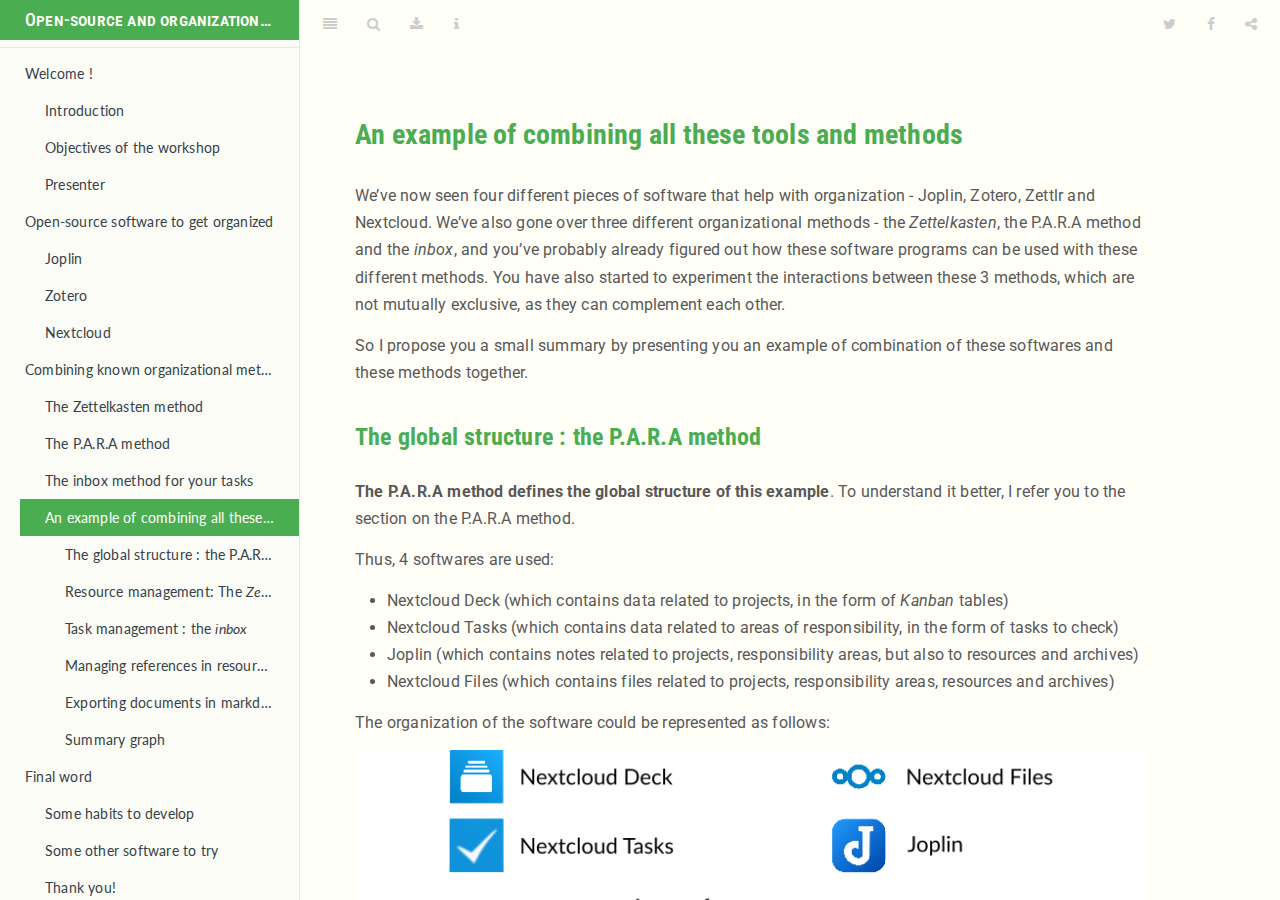
<file: docs/10-example.html>
<!DOCTYPE html>
<html lang="" xml:lang="">
<head>

  <meta charset="utf-8" />
  <meta http-equiv="X-UA-Compatible" content="IE=edge" />
  <title>An example of combining all these tools and methods | Open-source and organization workshop</title>
  <meta name="description" content="These pages contain the content of an open-source software discovery workshop for personal organization purposes, created by Clément Hardy." />
  <meta name="generator" content="bookdown 0.22 and GitBook 2.6.7" />

  <meta property="og:title" content="An example of combining all these tools and methods | Open-source and organization workshop" />
  <meta property="og:type" content="book" />
  <meta property="og:url" content="https://github.com/Klemet/Workshop-Organization-ENG" />
  <meta property="og:image" content="https://github.com/Klemet/Workshop-Organization-ENG/images/cover.png" />
  <meta property="og:description" content="These pages contain the content of an open-source software discovery workshop for personal organization purposes, created by Clément Hardy." />
  <meta name="github-repo" content="Klemet/Workshop-Organization-ENG" />

  <meta name="twitter:card" content="summary" />
  <meta name="twitter:title" content="An example of combining all these tools and methods | Open-source and organization workshop" />
  
  <meta name="twitter:description" content="These pages contain the content of an open-source software discovery workshop for personal organization purposes, created by Clément Hardy." />
  <meta name="twitter:image" content="https://github.com/Klemet/Workshop-Organization-ENG/images/cover.png" />




  <meta name="viewport" content="width=device-width, initial-scale=1" />
  <meta name="apple-mobile-web-app-capable" content="yes" />
  <meta name="apple-mobile-web-app-status-bar-style" content="black" />
  
  
<link rel="prev" href="09-inbox.html"/>
<link rel="next" href="11-final_word.html"/>
<script src="libs/header-attrs-2.9/header-attrs.js"></script>
<script src="libs/jquery-2.2.3/jquery.min.js"></script>
<link href="libs/gitbook-2.6.7/css/style.css" rel="stylesheet" />
<link href="libs/gitbook-2.6.7/css/plugin-table.css" rel="stylesheet" />
<link href="libs/gitbook-2.6.7/css/plugin-bookdown.css" rel="stylesheet" />
<link href="libs/gitbook-2.6.7/css/plugin-highlight.css" rel="stylesheet" />
<link href="libs/gitbook-2.6.7/css/plugin-search.css" rel="stylesheet" />
<link href="libs/gitbook-2.6.7/css/plugin-fontsettings.css" rel="stylesheet" />
<link href="libs/gitbook-2.6.7/css/plugin-clipboard.css" rel="stylesheet" />









<link href="libs/anchor-sections-1.0.1/anchor-sections.css" rel="stylesheet" />
<script src="libs/anchor-sections-1.0.1/anchor-sections.js"></script>




<link rel="stylesheet" href="book.css" type="text/css" />
</head>

<body>



  <div class="book without-animation with-summary font-size-2 font-family-1" data-basepath=".">

    <div class="book-summary">
      <nav role="navigation">

<ul class="summary">
<li class='before'><a href="./">Open-source and organization workshop</a></li>

<li class="divider"></li>
<li class="chapter" data-level="" data-path="index.html"><a href="index.html"><i class="fa fa-check"></i>Welcome !</a>
<ul>
<li class="chapter" data-level="" data-path="index.html"><a href="index.html#introduction"><i class="fa fa-check"></i>Introduction</a></li>
<li class="chapter" data-level="" data-path="index.html"><a href="index.html#objectives-of-the-workshop"><i class="fa fa-check"></i>Objectives of the workshop</a></li>
<li class="chapter" data-level="" data-path="index.html"><a href="index.html#presenter"><i class="fa fa-check"></i>Presenter</a></li>
</ul></li>
<li class="chapter" data-level="" data-path="01-software.html"><a href="01-software.html"><i class="fa fa-check"></i>Open-source software to get organized</a>
<ul>
<li class="chapter" data-level="" data-path="02-joplin.html"><a href="02-joplin.html"><i class="fa fa-check"></i>Joplin</a>
<ul>
<li class="chapter" data-level="" data-path="02-joplin.html"><a href="02-joplin.html#joplin-features"><i class="fa fa-check"></i>Joplin Features</a></li>
<li class="chapter" data-level="" data-path="02-joplin.html"><a href="02-joplin.html#the-markdown-syntax"><i class="fa fa-check"></i>The Markdown syntax</a></li>
<li class="chapter" data-level="" data-path="02-joplin.html"><a href="02-joplin.html#installing-joplin"><i class="fa fa-check"></i>Installing Joplin</a></li>
<li class="chapter" data-level="" data-path="02-joplin.html"><a href="02-joplin.html#getting-started-with-joplin"><i class="fa fa-check"></i>Getting started with Joplin</a></li>
<li class="chapter" data-level="" data-path="02-joplin.html"><a href="02-joplin.html#exercises"><i class="fa fa-check"></i>Exercises</a></li>
<li class="chapter" data-level="" data-path="02-joplin.html"><a href="02-joplin.html#other-important-features-of-joplin-to-discover"><i class="fa fa-check"></i>Other important features of Joplin to discover</a></li>
</ul></li>
<li class="chapter" data-level="" data-path="03-zotero.html"><a href="03-zotero.html"><i class="fa fa-check"></i>Zotero</a>
<ul>
<li class="chapter" data-level="" data-path="03-zotero.html"><a href="03-zotero.html#features-of-zotero"><i class="fa fa-check"></i>Features of Zotero</a></li>
<li class="chapter" data-level="" data-path="03-zotero.html"><a href="03-zotero.html#installing-zotero"><i class="fa fa-check"></i>Installing Zotero</a></li>
<li class="chapter" data-level="" data-path="03-zotero.html"><a href="03-zotero.html#prise-en-main-de-zotero"><i class="fa fa-check"></i>Prise en main de Zotero</a></li>
<li class="chapter" data-level="" data-path="03-zotero.html"><a href="03-zotero.html#exercises-1"><i class="fa fa-check"></i>Exercises</a></li>
</ul></li>
<li class="chapter" data-level="" data-path="05-nextcloud.html"><a href="05-nextcloud.html"><i class="fa fa-check"></i>Nextcloud</a>
<ul>
<li class="chapter" data-level="" data-path="05-nextcloud.html"><a href="05-nextcloud.html#features-of-nextcloud"><i class="fa fa-check"></i>Features of Nextcloud</a></li>
<li class="chapter" data-level="" data-path="05-nextcloud.html"><a href="05-nextcloud.html#installation-of-nextcloud"><i class="fa fa-check"></i>Installation of Nextcloud</a></li>
<li class="chapter" data-level="" data-path="05-nextcloud.html"><a href="05-nextcloud.html#getting-started-with-nextcloud"><i class="fa fa-check"></i>Getting started with Nextcloud</a></li>
<li class="chapter" data-level="" data-path="05-nextcloud.html"><a href="05-nextcloud.html#exercises-2"><i class="fa fa-check"></i>Exercises</a></li>
</ul></li>
</ul></li>
<li class="chapter" data-level="" data-path="06-methods.html"><a href="06-methods.html"><i class="fa fa-check"></i>Combining known organizational methods with the software you have discovered</a>
<ul>
<li class="chapter" data-level="" data-path="07-zettelkasten.html"><a href="07-zettelkasten.html"><i class="fa fa-check"></i>The Zettelkasten method</a>
<ul>
<li><a href="07-zettelkasten.html#purpose-of-the-zettelkasten">Purpose of the <em>Zettelkasten</em></a></li>
<li><a href="07-zettelkasten.html#setting-up-a-zettelkasten">Setting up a <em>Zettelkasten</em></a></li>
</ul></li>
<li class="chapter" data-level="" data-path="08-PARA.html"><a href="08-PARA.html"><i class="fa fa-check"></i>The P.A.R.A method</a>
<ul>
<li class="chapter" data-level="" data-path="08-PARA.html"><a href="08-PARA.html#usefulness-of-the-p.a.r.a.-method"><i class="fa fa-check"></i>Usefulness of the P.A.R.A. method</a></li>
<li class="chapter" data-level="" data-path="08-PARA.html"><a href="08-PARA.html#implementing-the-p.a.r.a.-method"><i class="fa fa-check"></i>Implementing the P.A.R.A. method</a></li>
<li class="chapter" data-level="" data-path="08-PARA.html"><a href="08-PARA.html#exercises-4"><i class="fa fa-check"></i>Exercises</a></li>
</ul></li>
<li class="chapter" data-level="" data-path="09-inbox.html"><a href="09-inbox.html"><i class="fa fa-check"></i>The inbox method for your tasks</a>
<ul>
<li><a href="09-inbox.html#uses-of-the-inbox">Uses of the <em>inbox</em></a></li>
<li><a href="09-inbox.html#setting-up-a-task-inbox">Setting up a task <em>inbox</em></a></li>
<li class="chapter" data-level="" data-path="09-inbox.html"><a href="09-inbox.html#exercises-5"><i class="fa fa-check"></i>Exercises</a></li>
</ul></li>
<li class="chapter" data-level="" data-path="10-example.html"><a href="10-example.html"><i class="fa fa-check"></i>An example of combining all these tools and methods</a>
<ul>
<li class="chapter" data-level="" data-path="10-example.html"><a href="10-example.html#the-global-structure-the-p.a.r.a-method"><i class="fa fa-check"></i>The global structure : the P.A.R.A method</a></li>
<li><a href="10-example.html#resource-management-the-zettelkasten">Resource management: The <em>Zettelkasten</em></a></li>
<li><a href="10-example.html#task-management-the-inbox">Task management : the <em>inbox</em></a></li>
<li class="chapter" data-level="" data-path="10-example.html"><a href="10-example.html#managing-references-in-resources-zotero-and-joplins-bibtex-plugin"><i class="fa fa-check"></i>Managing references in resources: Zotero and Joplin’s BibTex plugin</a></li>
<li class="chapter" data-level="" data-path="10-example.html"><a href="10-example.html#exporting-documents-in-markdown-with-joplin"><i class="fa fa-check"></i>Exporting documents in markdown with Joplin</a></li>
<li class="chapter" data-level="" data-path="10-example.html"><a href="10-example.html#summary-graph"><i class="fa fa-check"></i>Summary graph</a></li>
</ul></li>
</ul></li>
<li class="chapter" data-level="" data-path="11-final_word.html"><a href="11-final_word.html"><i class="fa fa-check"></i>Final word</a>
<ul>
<li class="chapter" data-level="" data-path="11-final_word.html"><a href="11-final_word.html#some-habits-to-develop"><i class="fa fa-check"></i>Some habits to develop</a></li>
<li class="chapter" data-level="" data-path="11-final_word.html"><a href="11-final_word.html#some-other-software-to-try"><i class="fa fa-check"></i>Some other software to try</a></li>
<li class="chapter" data-level="" data-path="11-final_word.html"><a href="11-final_word.html#thank-you"><i class="fa fa-check"></i>Thank you!</a></li>
</ul></li>
<li class="divider"></li>
<li><a href="https://github.com/rstudio/bookdown" target="blank">Published with bookdown</a></li>

</ul>

      </nav>
    </div>

    <div class="book-body">
      <div class="body-inner">
        <div class="book-header" role="navigation">
          <h1>
            <i class="fa fa-circle-o-notch fa-spin"></i><a href="./">Open-source and organization workshop</a>
          </h1>
        </div>

        <div class="page-wrapper" tabindex="-1" role="main">
          <div class="page-inner">

            <section class="normal" id="section-">
<div id="an-example-of-combining-all-these-tools-and-methods" class="section level2">
<h2>An example of combining all these tools and methods</h2>
<p>We’ve now seen four different pieces of software that help with organization - Joplin, Zotero, Zettlr and Nextcloud. We’ve also gone over three different organizational methods - the <em>Zettelkasten</em>, the P.A.R.A method and the <em>inbox</em>, and you’ve probably already figured out how these software programs can be used with these different methods. You have also started to experiment the interactions between these 3 methods, which are not mutually exclusive, as they can complement each other.</p>
<p>So I propose you a small summary by presenting you an example of combination of these softwares and these methods together.</p>
<div id="the-global-structure-the-p.a.r.a-method" class="section level3">
<h3>The global structure : the P.A.R.A method</h3>
<p><strong>The P.A.R.A method defines the global structure of this example</strong>. To understand it better, I refer you to the section on the P.A.R.A method.</p>
<p>Thus, 4 softwares are used:</p>
<ul>
<li>Nextcloud Deck (which contains data related to projects, in the form of <em>Kanban</em> tables)</li>
<li>Nextcloud Tasks (which contains data related to areas of responsibility, in the form of tasks to check)</li>
<li>Joplin (which contains notes related to projects, responsibility areas, but also to resources and archives)</li>
<li>Nextcloud Files (which contains files related to projects, responsibility areas, resources and archives)</li>
</ul>
<p>The organization of the software could be represented as follows:</p>
<p><img src="imgs/example_diagram_ENG.png" /></p>
</div>
<div id="resource-management-the-zettelkasten" class="section level3">
<h3>Resource management: The <em>Zettelkasten</em></h3>
<p>Within the global structure defined by the P.A.R.A method, it is possible to insert the <em>Zettelkasten</em> as a way to structure the resources on the subjects which interest us.</p>
<p>Joplin will take care of this task, and will allow us to store our resources in the form of a <em>Zettelkasten</em> in this example. For more details on how a <em>Zettelkasten</em> is structured and works, I refer you to the section about it.</p>
</div>
<div id="task-management-the-inbox" class="section level3">
<h3>Task management : the <em>inbox</em></h3>
<p>Finally, the tasks defined for the different areas of responsibility of the P.A.R.A method (here in Nextcloud Tasks), but also those defined for our different projects (here in Nextcloud Deck) can be managed like an <em>inbox</em>.</p>
<p>Thus, all tasks in Nextcloud Tasks and cards in Nextcloud Deck can be associated with priorities, and then be sorted by priority to quickly visualize which tasks must be done. To learn more about managing tasks like an inbox, I refer you to the section on this method.</p>
</div>
<div id="managing-references-in-resources-zotero-and-joplins-bibtex-plugin" class="section level3">
<h3>Managing references in resources: Zotero and Joplin’s BibTex plugin</h3>
<p>Within the <em>Zettlekasten</em> itself, or in other notes that concern your projects or areas of responsibility, you can insert bibliographic references using Zotero and Joplin.</p>
<p>This way, you will have clean and referenced documents without having to manage a reference database by hand (which can be very complicated). For more information on how to use these two softwares, I refer you to their respective sections.</p>
</div>
<div id="exporting-documents-in-markdown-with-joplin" class="section level3">
<h3>Exporting documents in markdown with Joplin</h3>
<p>Joplin can also act as a good exporter of markdown documents. Although Joplin is able to export your markdown notes in <code>.pdf</code> or <code>.html</code> format, other programs (like <a href="https://pandoc.org/">Pandoc</a> or <a href="https://www.zettlr.com/">Zettlr</a>) are able to do so in a wider range of formats, and also to add references.</p>
</div>
<div id="summary-graph" class="section level3">
<h3>Summary graph</h3>
<p>In the end, here is the structure of this example, through the different software used:</p>
<p><img src="imgs/example_diagram_final_ENG.png" /></p>

</div>
</div>
</div>
            </section>

          </div>
        </div>
      </div>
<a href="09-inbox.html" class="navigation navigation-prev " aria-label="Previous page"><i class="fa fa-angle-left"></i></a>
<a href="11-final_word.html" class="navigation navigation-next " aria-label="Next page"><i class="fa fa-angle-right"></i></a>
    </div>
  </div>
<script src="libs/gitbook-2.6.7/js/app.min.js"></script>
<script src="libs/gitbook-2.6.7/js/lunr.js"></script>
<script src="libs/gitbook-2.6.7/js/clipboard.min.js"></script>
<script src="libs/gitbook-2.6.7/js/plugin-search.js"></script>
<script src="libs/gitbook-2.6.7/js/plugin-sharing.js"></script>
<script src="libs/gitbook-2.6.7/js/plugin-fontsettings.js"></script>
<script src="libs/gitbook-2.6.7/js/plugin-bookdown.js"></script>
<script src="libs/gitbook-2.6.7/js/jquery.highlight.js"></script>
<script src="libs/gitbook-2.6.7/js/plugin-clipboard.js"></script>
<script>
gitbook.require(["gitbook"], function(gitbook) {
gitbook.start({
"sharing": {
"github": false,
"facebook": true,
"twitter": true,
"linkedin": false,
"weibo": false,
"instapaper": false,
"vk": false,
"whatsapp": false,
"all": ["facebook", "twitter", "linkedin", "weibo", "instapaper"]
},
"fontsettings": {
"theme": "white",
"family": "sans",
"size": 2
},
"edit": {
"link": null,
"text": null
},
"history": {
"link": null,
"text": null
},
"view": {
"link": null,
"text": null
},
"download": ["docs.pdf", "docs.epub"],
"toc": {
"collapse": "subsection",
"scroll_highlight": true
}
});
});
</script>

</body>

</html>
</file>
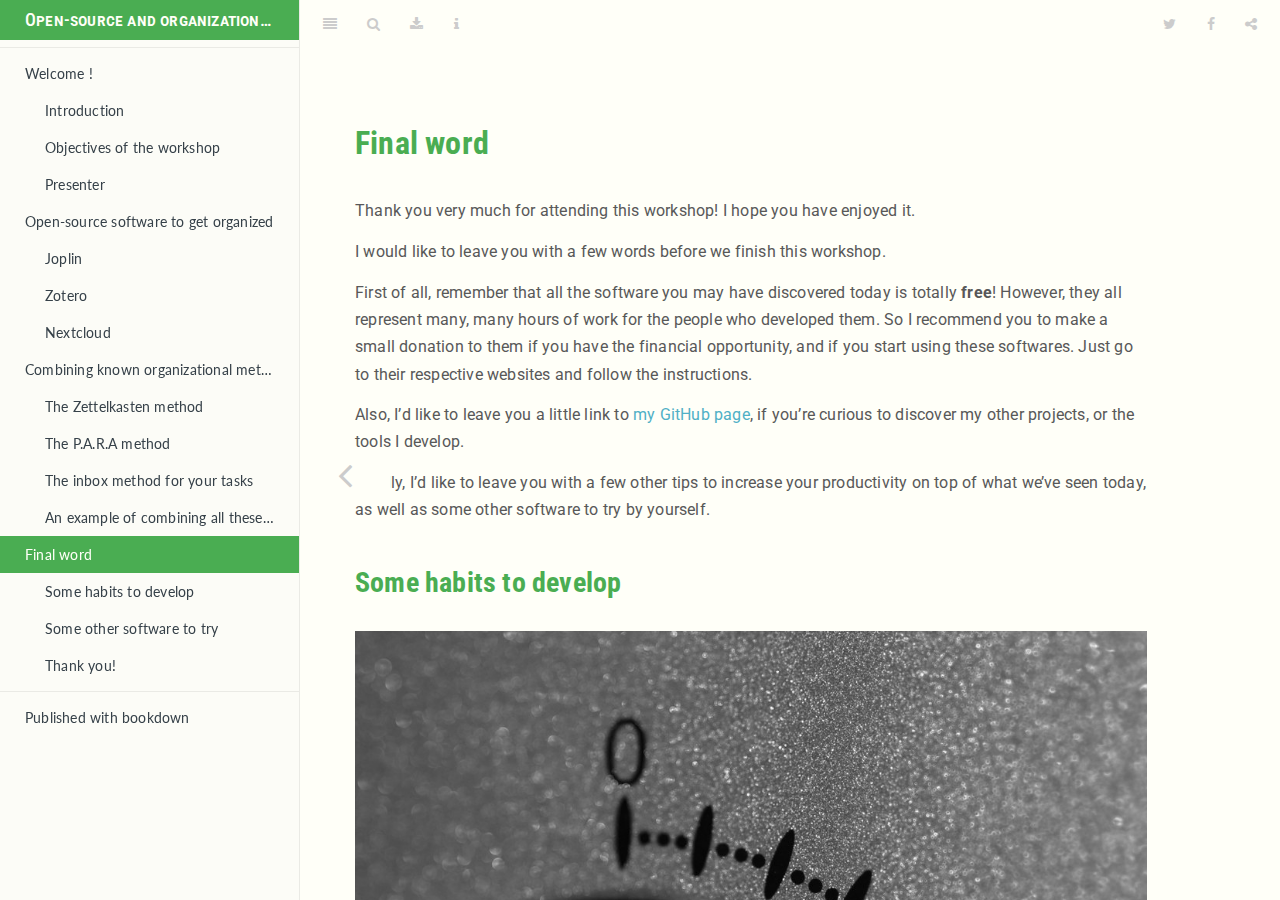
<file: docs/11-final_word.html>
<!DOCTYPE html>
<html lang="" xml:lang="">
<head>

  <meta charset="utf-8" />
  <meta http-equiv="X-UA-Compatible" content="IE=edge" />
  <title>Final word | Open-source and organization workshop</title>
  <meta name="description" content="These pages contain the content of an open-source software discovery workshop for personal organization purposes, created by Clément Hardy." />
  <meta name="generator" content="bookdown 0.22 and GitBook 2.6.7" />

  <meta property="og:title" content="Final word | Open-source and organization workshop" />
  <meta property="og:type" content="book" />
  <meta property="og:url" content="https://github.com/Klemet/Workshop-Organization-ENG" />
  <meta property="og:image" content="https://github.com/Klemet/Workshop-Organization-ENG/images/cover.png" />
  <meta property="og:description" content="These pages contain the content of an open-source software discovery workshop for personal organization purposes, created by Clément Hardy." />
  <meta name="github-repo" content="Klemet/Workshop-Organization-ENG" />

  <meta name="twitter:card" content="summary" />
  <meta name="twitter:title" content="Final word | Open-source and organization workshop" />
  
  <meta name="twitter:description" content="These pages contain the content of an open-source software discovery workshop for personal organization purposes, created by Clément Hardy." />
  <meta name="twitter:image" content="https://github.com/Klemet/Workshop-Organization-ENG/images/cover.png" />




  <meta name="viewport" content="width=device-width, initial-scale=1" />
  <meta name="apple-mobile-web-app-capable" content="yes" />
  <meta name="apple-mobile-web-app-status-bar-style" content="black" />
  
  
<link rel="prev" href="10-example.html"/>

<script src="libs/header-attrs-2.9/header-attrs.js"></script>
<script src="libs/jquery-2.2.3/jquery.min.js"></script>
<link href="libs/gitbook-2.6.7/css/style.css" rel="stylesheet" />
<link href="libs/gitbook-2.6.7/css/plugin-table.css" rel="stylesheet" />
<link href="libs/gitbook-2.6.7/css/plugin-bookdown.css" rel="stylesheet" />
<link href="libs/gitbook-2.6.7/css/plugin-highlight.css" rel="stylesheet" />
<link href="libs/gitbook-2.6.7/css/plugin-search.css" rel="stylesheet" />
<link href="libs/gitbook-2.6.7/css/plugin-fontsettings.css" rel="stylesheet" />
<link href="libs/gitbook-2.6.7/css/plugin-clipboard.css" rel="stylesheet" />









<link href="libs/anchor-sections-1.0.1/anchor-sections.css" rel="stylesheet" />
<script src="libs/anchor-sections-1.0.1/anchor-sections.js"></script>




<link rel="stylesheet" href="book.css" type="text/css" />
</head>

<body>



  <div class="book without-animation with-summary font-size-2 font-family-1" data-basepath=".">

    <div class="book-summary">
      <nav role="navigation">

<ul class="summary">
<li class='before'><a href="./">Open-source and organization workshop</a></li>

<li class="divider"></li>
<li class="chapter" data-level="" data-path="index.html"><a href="index.html"><i class="fa fa-check"></i>Welcome !</a>
<ul>
<li class="chapter" data-level="" data-path="index.html"><a href="index.html#introduction"><i class="fa fa-check"></i>Introduction</a></li>
<li class="chapter" data-level="" data-path="index.html"><a href="index.html#objectives-of-the-workshop"><i class="fa fa-check"></i>Objectives of the workshop</a></li>
<li class="chapter" data-level="" data-path="index.html"><a href="index.html#presenter"><i class="fa fa-check"></i>Presenter</a></li>
</ul></li>
<li class="chapter" data-level="" data-path="01-software.html"><a href="01-software.html"><i class="fa fa-check"></i>Open-source software to get organized</a>
<ul>
<li class="chapter" data-level="" data-path="02-joplin.html"><a href="02-joplin.html"><i class="fa fa-check"></i>Joplin</a>
<ul>
<li class="chapter" data-level="" data-path="02-joplin.html"><a href="02-joplin.html#joplin-features"><i class="fa fa-check"></i>Joplin Features</a></li>
<li class="chapter" data-level="" data-path="02-joplin.html"><a href="02-joplin.html#the-markdown-syntax"><i class="fa fa-check"></i>The Markdown syntax</a></li>
<li class="chapter" data-level="" data-path="02-joplin.html"><a href="02-joplin.html#installing-joplin"><i class="fa fa-check"></i>Installing Joplin</a></li>
<li class="chapter" data-level="" data-path="02-joplin.html"><a href="02-joplin.html#getting-started-with-joplin"><i class="fa fa-check"></i>Getting started with Joplin</a></li>
<li class="chapter" data-level="" data-path="02-joplin.html"><a href="02-joplin.html#exercises"><i class="fa fa-check"></i>Exercises</a></li>
<li class="chapter" data-level="" data-path="02-joplin.html"><a href="02-joplin.html#other-important-features-of-joplin-to-discover"><i class="fa fa-check"></i>Other important features of Joplin to discover</a></li>
</ul></li>
<li class="chapter" data-level="" data-path="03-zotero.html"><a href="03-zotero.html"><i class="fa fa-check"></i>Zotero</a>
<ul>
<li class="chapter" data-level="" data-path="03-zotero.html"><a href="03-zotero.html#features-of-zotero"><i class="fa fa-check"></i>Features of Zotero</a></li>
<li class="chapter" data-level="" data-path="03-zotero.html"><a href="03-zotero.html#installing-zotero"><i class="fa fa-check"></i>Installing Zotero</a></li>
<li class="chapter" data-level="" data-path="03-zotero.html"><a href="03-zotero.html#prise-en-main-de-zotero"><i class="fa fa-check"></i>Prise en main de Zotero</a></li>
<li class="chapter" data-level="" data-path="03-zotero.html"><a href="03-zotero.html#exercises-1"><i class="fa fa-check"></i>Exercises</a></li>
</ul></li>
<li class="chapter" data-level="" data-path="05-nextcloud.html"><a href="05-nextcloud.html"><i class="fa fa-check"></i>Nextcloud</a>
<ul>
<li class="chapter" data-level="" data-path="05-nextcloud.html"><a href="05-nextcloud.html#features-of-nextcloud"><i class="fa fa-check"></i>Features of Nextcloud</a></li>
<li class="chapter" data-level="" data-path="05-nextcloud.html"><a href="05-nextcloud.html#installation-of-nextcloud"><i class="fa fa-check"></i>Installation of Nextcloud</a></li>
<li class="chapter" data-level="" data-path="05-nextcloud.html"><a href="05-nextcloud.html#getting-started-with-nextcloud"><i class="fa fa-check"></i>Getting started with Nextcloud</a></li>
<li class="chapter" data-level="" data-path="05-nextcloud.html"><a href="05-nextcloud.html#exercises-2"><i class="fa fa-check"></i>Exercises</a></li>
</ul></li>
</ul></li>
<li class="chapter" data-level="" data-path="06-methods.html"><a href="06-methods.html"><i class="fa fa-check"></i>Combining known organizational methods with the software you have discovered</a>
<ul>
<li class="chapter" data-level="" data-path="07-zettelkasten.html"><a href="07-zettelkasten.html"><i class="fa fa-check"></i>The Zettelkasten method</a>
<ul>
<li><a href="07-zettelkasten.html#purpose-of-the-zettelkasten">Purpose of the <em>Zettelkasten</em></a></li>
<li><a href="07-zettelkasten.html#setting-up-a-zettelkasten">Setting up a <em>Zettelkasten</em></a></li>
</ul></li>
<li class="chapter" data-level="" data-path="08-PARA.html"><a href="08-PARA.html"><i class="fa fa-check"></i>The P.A.R.A method</a>
<ul>
<li class="chapter" data-level="" data-path="08-PARA.html"><a href="08-PARA.html#usefulness-of-the-p.a.r.a.-method"><i class="fa fa-check"></i>Usefulness of the P.A.R.A. method</a></li>
<li class="chapter" data-level="" data-path="08-PARA.html"><a href="08-PARA.html#implementing-the-p.a.r.a.-method"><i class="fa fa-check"></i>Implementing the P.A.R.A. method</a></li>
<li class="chapter" data-level="" data-path="08-PARA.html"><a href="08-PARA.html#exercises-4"><i class="fa fa-check"></i>Exercises</a></li>
</ul></li>
<li class="chapter" data-level="" data-path="09-inbox.html"><a href="09-inbox.html"><i class="fa fa-check"></i>The inbox method for your tasks</a>
<ul>
<li><a href="09-inbox.html#uses-of-the-inbox">Uses of the <em>inbox</em></a></li>
<li><a href="09-inbox.html#setting-up-a-task-inbox">Setting up a task <em>inbox</em></a></li>
<li class="chapter" data-level="" data-path="09-inbox.html"><a href="09-inbox.html#exercises-5"><i class="fa fa-check"></i>Exercises</a></li>
</ul></li>
<li class="chapter" data-level="" data-path="10-example.html"><a href="10-example.html"><i class="fa fa-check"></i>An example of combining all these tools and methods</a>
<ul>
<li class="chapter" data-level="" data-path="10-example.html"><a href="10-example.html#the-global-structure-the-p.a.r.a-method"><i class="fa fa-check"></i>The global structure : the P.A.R.A method</a></li>
<li><a href="10-example.html#resource-management-the-zettelkasten">Resource management: The <em>Zettelkasten</em></a></li>
<li><a href="10-example.html#task-management-the-inbox">Task management : the <em>inbox</em></a></li>
<li class="chapter" data-level="" data-path="10-example.html"><a href="10-example.html#managing-references-in-resources-zotero-and-joplins-bibtex-plugin"><i class="fa fa-check"></i>Managing references in resources: Zotero and Joplin’s BibTex plugin</a></li>
<li class="chapter" data-level="" data-path="10-example.html"><a href="10-example.html#exporting-documents-in-markdown-with-joplin"><i class="fa fa-check"></i>Exporting documents in markdown with Joplin</a></li>
<li class="chapter" data-level="" data-path="10-example.html"><a href="10-example.html#summary-graph"><i class="fa fa-check"></i>Summary graph</a></li>
</ul></li>
</ul></li>
<li class="chapter" data-level="" data-path="11-final_word.html"><a href="11-final_word.html"><i class="fa fa-check"></i>Final word</a>
<ul>
<li class="chapter" data-level="" data-path="11-final_word.html"><a href="11-final_word.html#some-habits-to-develop"><i class="fa fa-check"></i>Some habits to develop</a></li>
<li class="chapter" data-level="" data-path="11-final_word.html"><a href="11-final_word.html#some-other-software-to-try"><i class="fa fa-check"></i>Some other software to try</a></li>
<li class="chapter" data-level="" data-path="11-final_word.html"><a href="11-final_word.html#thank-you"><i class="fa fa-check"></i>Thank you!</a></li>
</ul></li>
<li class="divider"></li>
<li><a href="https://github.com/rstudio/bookdown" target="blank">Published with bookdown</a></li>

</ul>

      </nav>
    </div>

    <div class="book-body">
      <div class="body-inner">
        <div class="book-header" role="navigation">
          <h1>
            <i class="fa fa-circle-o-notch fa-spin"></i><a href="./">Open-source and organization workshop</a>
          </h1>
        </div>

        <div class="page-wrapper" tabindex="-1" role="main">
          <div class="page-inner">

            <section class="normal" id="section-">
<div id="final-word" class="section level1">
<h1>Final word</h1>
<p>Thank you very much for attending this workshop! I hope you have enjoyed it.</p>
<p>I would like to leave you with a few words before we finish this workshop.</p>
<p>First of all, remember that all the software you may have discovered today is totally <strong>free</strong>! However, they all represent many, many hours of work for the people who developed them. So I recommend you to make a small donation to them if you have the financial opportunity, and if you start using these softwares. Just go to their respective websites and follow the instructions.</p>
<p>Also, I’d like to leave you a little link to <a href="https://github.com/Klemet">my GitHub page</a>, if you’re curious to discover my other projects, or the tools I develop.</p>
<p>Finally, I’d like to leave you with a few other tips to increase your productivity on top of what we’ve seen today, as well as some other software to try by yourself.</p>
<div id="some-habits-to-develop" class="section level2">
<h2>Some habits to develop</h2>
<p><img src="imgs/timer.jpg" /></p>
<p>The <a href="https://en.wikipedia.org/wiki/Pomodoro_Technique"><strong>Pomodoro method</strong></a> to take care of your eyes by getting off the screen at regular intervals, but also to get into a rhythm where you are focused on your work. This is a method that has helped me tremendously to become more productive, and I use it daily. There are many programs that allow you to use it, and I personally use <a href="https://splode.github.io/pomotroid/">Pomotroid</a>.</p>
<hr />
<p><img src="imgs/meditation.jpg" /></p>
<p><strong>Mindfulness meditation</strong> can help you to take care of your emotions, but also to better focus on your work. It is a non-religious meditation which aims to train the mind to become aware of its emotional state, and to be able to refocus on certain stimuli in particular. It is now recommended in some psychological therapies, and <a href="https://www.sciencedirect.com/science/article/abs/pii/S0022399903005737">some scientific studies on the subject</a> seem to show that it has an effect on well-being and stress reduction.</p>
<p>Many applications exist on the phone to start practicing it, but I personally recommend the <a href="https://www.christopheandre.com/projects/mediter-jour-apres-jour/">book and recordings of Christophe André on the subject</a>. However, it might not be recommended for people who have experienced psychological trauma; don’t hesitate to talk to a psychologist before starting.</p>
<hr />
<p><img src="imgs/minimalist_desk.jpg" /></p>
<p>Finally, I recommend to <strong>not neglect your workspace</strong>, especially if you spend your day in front of a computer. Choose the right place, a good chair, and consider putting bias lighting behind your screen to make it easier on your eyes. Keep your desk clean, and consider having <a href="https://preview.redd.it/rofotad6dty51.jpg?width=960&amp;crop=smart&amp;auto=webp&amp;s=ce63e121f680007bb702b012fcfea11cc287cefb">a more minimalist style</a> where everything you don’t need at any given time is tucked away and hidden, to limit what you have in your line of sight.</p>
</div>
<div id="some-other-software-to-try" class="section level2">
<h2>Some other software to try</h2>
<p>In addition to the software we have seen today, I also recommend :</p>
<ul>
<li><a href="https://www.zettlr.com/">Zettlr</a>, an “Academic” Markdown document editor that has complementary functions to those of Joplin.</li>
<li><a href="https://www.thunderbird.net">Thunderbird</a>, a mail manager that adapts to any mailbox, and allows to have them all in the same place.</li>
<li><a href="https://www.libreoffice.org/">Libreoffice</a>, an office software suite to replace Microsoft Office.</li>
</ul>
</div>
<div id="thank-you" class="section level2">
<h2>Thank you!</h2>
<p>Good luck with your work. I sincerely hope that these discoveries will help you in your work.</p>
<p>Don’t hesitate to share the workshop with your colleagues or friends; it is made for that!</p>
<p>Take care of yourself, and I look forward to having you as a reader again.</p>
<p><strong>Clément</strong></p>

</div>
</div>
            </section>

          </div>
        </div>
      </div>
<a href="10-example.html" class="navigation navigation-prev navigation-unique" aria-label="Previous page"><i class="fa fa-angle-left"></i></a>

    </div>
  </div>
<script src="libs/gitbook-2.6.7/js/app.min.js"></script>
<script src="libs/gitbook-2.6.7/js/lunr.js"></script>
<script src="libs/gitbook-2.6.7/js/clipboard.min.js"></script>
<script src="libs/gitbook-2.6.7/js/plugin-search.js"></script>
<script src="libs/gitbook-2.6.7/js/plugin-sharing.js"></script>
<script src="libs/gitbook-2.6.7/js/plugin-fontsettings.js"></script>
<script src="libs/gitbook-2.6.7/js/plugin-bookdown.js"></script>
<script src="libs/gitbook-2.6.7/js/jquery.highlight.js"></script>
<script src="libs/gitbook-2.6.7/js/plugin-clipboard.js"></script>
<script>
gitbook.require(["gitbook"], function(gitbook) {
gitbook.start({
"sharing": {
"github": false,
"facebook": true,
"twitter": true,
"linkedin": false,
"weibo": false,
"instapaper": false,
"vk": false,
"whatsapp": false,
"all": ["facebook", "twitter", "linkedin", "weibo", "instapaper"]
},
"fontsettings": {
"theme": "white",
"family": "sans",
"size": 2
},
"edit": {
"link": null,
"text": null
},
"history": {
"link": null,
"text": null
},
"view": {
"link": null,
"text": null
},
"download": ["docs.pdf", "docs.epub"],
"toc": {
"collapse": "subsection",
"scroll_highlight": true
}
});
});
</script>

</body>

</html>
</file>
<file: docs/libs/gitbook-2.6.7/css/plugin-table.css>
.book .book-body .page-wrapper .page-inner section.normal table{display:table;width:100%;border-collapse:collapse;border-spacing:0;overflow:auto}.book .book-body .page-wrapper .page-inner section.normal table td,.book .book-body .page-wrapper .page-inner section.normal table th{padding:6px 13px;border:1px solid #ddd}.book .book-body .page-wrapper .page-inner section.normal table tr{background-color:#fff;border-top:1px solid #ccc}.book .book-body .page-wrapper .page-inner section.normal table tr:nth-child(2n){background-color:#f8f8f8}.book .book-body .page-wrapper .page-inner section.normal table th{font-weight:700}
</file>
<file: docs/libs/gitbook-2.6.7/css/plugin-bookdown.css>
.book .book-header h1 {
  padding-left: 20px;
  padding-right: 20px;
}
.book .book-header.fixed {
  position: fixed;
  right: 0;
  top: 0;
  left: 0;
  border-bottom: 1px solid rgba(0,0,0,.07);
}
span.search-highlight {
  background-color: #ffff88;
}
@media (min-width: 600px) {
  .book.with-summary .book-header.fixed {
    left: 300px;
  }
}
@media (max-width: 1240px) {
  .book .book-body.fixed {
    top: 50px;
  }
  .book .book-body.fixed .body-inner {
    top: auto;
  }
}
@media (max-width: 600px) {
  .book.with-summary .book-header.fixed {
    left: calc(100% - 60px);
    min-width: 300px;
  }
  .book.with-summary .book-body {
    transform: none;
    left: calc(100% - 60px);
    min-width: 300px;
  }
  .book .book-body.fixed {
    top: 0;
  }
}

.book .book-body.fixed .body-inner {
  top: 50px;
}
.book .book-body .page-wrapper .page-inner section.normal sub, .book .book-body .page-wrapper .page-inner section.normal sup {
  font-size: 85%;
}

@media print {
  .book .book-summary, .book .book-body .book-header, .fa {
    display: none !important;
  }
  .book .book-body.fixed {
    left: 0px;
  }
  .book .book-body,.book .book-body .body-inner, .book.with-summary {
    overflow: visible !important;
  }
}
.kable_wrapper {
  border-spacing: 20px 0;
  border-collapse: separate;
  border: none;
  margin: auto;
}
.kable_wrapper > tbody > tr > td {
  vertical-align: top;
}
.book .book-body .page-wrapper .page-inner section.normal table tr.header {
  border-top-width: 2px;
}
.book .book-body .page-wrapper .page-inner section.normal table tr:last-child td {
  border-bottom-width: 2px;
}
.book .book-body .page-wrapper .page-inner section.normal table td, .book .book-body .page-wrapper .page-inner section.normal table th {
  border-left: none;
  border-right: none;
}
.book .book-body .page-wrapper .page-inner section.normal table.kable_wrapper > tbody > tr, .book .book-body .page-wrapper .page-inner section.normal table.kable_wrapper > tbody > tr > td {
  border-top: none;
}
.book .book-body .page-wrapper .page-inner section.normal table.kable_wrapper > tbody > tr:last-child > td {
    border-bottom: none;
}

div.theorem, div.lemma, div.corollary, div.proposition, div.conjecture {
  font-style: italic;
}
span.theorem, span.lemma, span.corollary, span.proposition, span.conjecture {
  font-style: normal;
}
div.proof>*:last-child:after {
  content: "\25a2";
  float: right;
}
.header-section-number {
  padding-right: .5em;
}
</file>
<file: docs/libs/gitbook-2.6.7/css/plugin-highlight.css>
.book .book-body .page-wrapper .page-inner section.normal pre,
.book .book-body .page-wrapper .page-inner section.normal code {
  /* http://jmblog.github.com/color-themes-for-google-code-highlightjs */
  /* Tomorrow Comment */
  /* Tomorrow Red */
  /* Tomorrow Orange */
  /* Tomorrow Yellow */
  /* Tomorrow Green */
  /* Tomorrow Aqua */
  /* Tomorrow Blue */
  /* Tomorrow Purple */
}
.book .book-body .page-wrapper .page-inner section.normal pre .hljs-comment,
.book .book-body .page-wrapper .page-inner section.normal code .hljs-comment,
.book .book-body .page-wrapper .page-inner section.normal pre .hljs-title,
.book .book-body .page-wrapper .page-inner section.normal code .hljs-title {
  color: #8e908c;
}
.book .book-body .page-wrapper .page-inner section.normal pre .hljs-variable,
.book .book-body .page-wrapper .page-inner section.normal code .hljs-variable,
.book .book-body .page-wrapper .page-inner section.normal pre .hljs-attribute,
.book .book-body .page-wrapper .page-inner section.normal code .hljs-attribute,
.book .book-body .page-wrapper .page-inner section.normal pre .hljs-tag,
.book .book-body .page-wrapper .page-inner section.normal code .hljs-tag,
.book .book-body .page-wrapper .page-inner section.normal pre .hljs-regexp,
.book .book-body .page-wrapper .page-inner section.normal code .hljs-regexp,
.book .book-body .page-wrapper .page-inner section.normal pre .ruby .hljs-constant,
.book .book-body .page-wrapper .page-inner section.normal code .ruby .hljs-constant,
.book .book-body .page-wrapper .page-inner section.normal pre .xml .hljs-tag .hljs-title,
.book .book-body .page-wrapper .page-inner section.normal code .xml .hljs-tag .hljs-title,
.book .book-body .page-wrapper .page-inner section.normal pre .xml .hljs-pi,
.book .book-body .page-wrapper .page-inner section.normal code .xml .hljs-pi,
.book .book-body .page-wrapper .page-inner section.normal pre .xml .hljs-doctype,
.book .book-body .page-wrapper .page-inner section.normal code .xml .hljs-doctype,
.book .book-body .page-wrapper .page-inner section.normal pre .html .hljs-doctype,
.book .book-body .page-wrapper .page-inner section.normal code .html .hljs-doctype,
.book .book-body .page-wrapper .page-inner section.normal pre .css .hljs-id,
.book .book-body .page-wrapper .page-inner section.normal code .css .hljs-id,
.book .book-body .page-wrapper .page-inner section.normal pre .css .hljs-class,
.book .book-body .page-wrapper .page-inner section.normal code .css .hljs-class,
.book .book-body .page-wrapper .page-inner section.normal pre .css .hljs-pseudo,
.book .book-body .page-wrapper .page-inner section.normal code .css .hljs-pseudo {
  color: #c82829;
}
.book .book-body .page-wrapper .page-inner section.normal pre .hljs-number,
.book .book-body .page-wrapper .page-inner section.normal code .hljs-number,
.book .book-body .page-wrapper .page-inner section.normal pre .hljs-preprocessor,
.book .book-body .page-wrapper .page-inner section.normal code .hljs-preprocessor,
.book .book-body .page-wrapper .page-inner section.normal pre .hljs-pragma,
.book .book-body .page-wrapper .page-inner section.normal code .hljs-pragma,
.book .book-body .page-wrapper .page-inner section.normal pre .hljs-built_in,
.book .book-body .page-wrapper .page-inner section.normal code .hljs-built_in,
.book .book-body .page-wrapper .page-inner section.normal pre .hljs-literal,
.book .book-body .page-wrapper .page-inner section.normal code .hljs-literal,
.book .book-body .page-wrapper .page-inner section.normal pre .hljs-params,
.book .book-body .page-wrapper .page-inner section.normal code .hljs-params,
.book .book-body .page-wrapper .page-inner section.normal pre .hljs-constant,
.book .book-body .page-wrapper .page-inner section.normal code .hljs-constant {
  color: #f5871f;
}
.book .book-body .page-wrapper .page-inner section.normal pre .ruby .hljs-class .hljs-title,
.book .book-body .page-wrapper .page-inner section.normal code .ruby .hljs-class .hljs-title,
.book .book-body .page-wrapper .page-inner section.normal pre .css .hljs-rules .hljs-attribute,
.book .book-body .page-wrapper .page-inner section.normal code .css .hljs-rules .hljs-attribute {
  color: #eab700;
}
.book .book-body .page-wrapper .page-inner section.normal pre .hljs-string,
.book .book-body .page-wrapper .page-inner section.normal code .hljs-string,
.book .book-body .page-wrapper .page-inner section.normal pre .hljs-value,
.book .book-body .page-wrapper .page-inner section.normal code .hljs-value,
.book .book-body .page-wrapper .page-inner section.normal pre .hljs-inheritance,
.book .book-body .page-wrapper .page-inner section.normal code .hljs-inheritance,
.book .book-body .page-wrapper .page-inner section.normal pre .hljs-header,
.book .book-body .page-wrapper .page-inner section.normal code .hljs-header,
.book .book-body .page-wrapper .page-inner section.normal pre .ruby .hljs-symbol,
.book .book-body .page-wrapper .page-inner section.normal code .ruby .hljs-symbol,
.book .book-body .page-wrapper .page-inner section.normal pre .xml .hljs-cdata,
.book .book-body .page-wrapper .page-inner section.normal code .xml .hljs-cdata {
  color: #718c00;
}
.book .book-body .page-wrapper .page-inner section.normal pre .css .hljs-hexcolor,
.book .book-body .page-wrapper .page-inner section.normal code .css .hljs-hexcolor {
  color: #3e999f;
}
.book .book-body .page-wrapper .page-inner section.normal pre .hljs-function,
.book .book-body .page-wrapper .page-inner section.normal code .hljs-function,
.book .book-body .page-wrapper .page-inner section.normal pre .python .hljs-decorator,
.book .book-body .page-wrapper .page-inner section.normal code .python .hljs-decorator,
.book .book-body .page-wrapper .page-inner section.normal pre .python .hljs-title,
.book .book-body .page-wrapper .page-inner section.normal code .python .hljs-title,
.book .book-body .page-wrapper .page-inner section.normal pre .ruby .hljs-function .hljs-title,
.book .book-body .page-wrapper .page-inner section.normal code .ruby .hljs-function .hljs-title,
.book .book-body .page-wrapper .page-inner section.normal pre .ruby .hljs-title .hljs-keyword,
.book .book-body .page-wrapper .page-inner section.normal code .ruby .hljs-title .hljs-keyword,
.book .book-body .page-wrapper .page-inner section.normal pre .perl .hljs-sub,
.book .book-body .page-wrapper .page-inner section.normal code .perl .hljs-sub,
.book .book-body .page-wrapper .page-inner section.normal pre .javascript .hljs-title,
.book .book-body .page-wrapper .page-inner section.normal code .javascript .hljs-title,
.book .book-body .page-wrapper .page-inner section.normal pre .coffeescript .hljs-title,
.book .book-body .page-wrapper .page-inner section.normal code .coffeescript .hljs-title {
  color: #4271ae;
}
.book .book-body .page-wrapper .page-inner section.normal pre .hljs-keyword,
.book .book-body .page-wrapper .page-inner section.normal code .hljs-keyword,
.book .book-body .page-wrapper .page-inner section.normal pre .javascript .hljs-function,
.book .book-body .page-wrapper .page-inner section.normal code .javascript .hljs-function {
  color: #8959a8;
}
.book .book-body .page-wrapper .page-inner section.normal pre .hljs,
.book .book-body .page-wrapper .page-inner section.normal code .hljs {
  display: block;
  background: white;
  color: #4d4d4c;
  padding: 0.5em;
}
.book .book-body .page-wrapper .page-inner section.normal pre .coffeescript .javascript,
.book .book-body .page-wrapper .page-inner section.normal code .coffeescript .javascript,
.book .book-body .page-wrapper .page-inner section.normal pre .javascript .xml,
.book .book-body .page-wrapper .page-inner section.normal code .javascript .xml,
.book .book-body .page-wrapper .page-inner section.normal pre .tex .hljs-formula,
.book .book-body .page-wrapper .page-inner section.normal code .tex .hljs-formula,
.book .book-body .page-wrapper .page-inner section.normal pre .xml .javascript,
.book .book-body .page-wrapper .page-inner section.normal code .xml .javascript,
.book .book-body .page-wrapper .page-inner section.normal pre .xml .vbscript,
.book .book-body .page-wrapper .page-inner section.normal code .xml .vbscript,
.book .book-body .page-wrapper .page-inner section.normal pre .xml .css,
.book .book-body .page-wrapper .page-inner section.normal code .xml .css,
.book .book-body .page-wrapper .page-inner section.normal pre .xml .hljs-cdata,
.book .book-body .page-wrapper .page-inner section.normal code .xml .hljs-cdata {
  opacity: 0.5;
}
.book.color-theme-1 .book-body .page-wrapper .page-inner section.normal pre,
.book.color-theme-1 .book-body .page-wrapper .page-inner section.normal code {
  /*

Orginal Style from ethanschoonover.com/solarized (c) Jeremy Hull <sourdrums@gmail.com>

*/
  /* Solarized Green */
  /* Solarized Cyan */
  /* Solarized Blue */
  /* Solarized Yellow */
  /* Solarized Orange */
  /* Solarized Red */
  /* Solarized Violet */
}
.book.color-theme-1 .book-body .page-wrapper .page-inner section.normal pre .hljs,
.book.color-theme-1 .book-body .page-wrapper .page-inner section.normal code .hljs {
  display: block;
  padding: 0.5em;
  background: #fdf6e3;
  color: #657b83;
}
.book.color-theme-1 .book-body .page-wrapper .page-inner section.normal pre .hljs-comment,
.book.color-theme-1 .book-body .page-wrapper .page-inner section.normal code .hljs-comment,
.book.color-theme-1 .book-body .page-wrapper .page-inner section.normal pre .hljs-template_comment,
.book.color-theme-1 .book-body .page-wrapper .page-inner section.normal code .hljs-template_comment,
.book.color-theme-1 .book-body .page-wrapper .page-inner section.normal pre .diff .hljs-header,
.book.color-theme-1 .book-body .page-wrapper .page-inner section.normal code .diff .hljs-header,
.book.color-theme-1 .book-body .page-wrapper .page-inner section.normal pre .hljs-doctype,
.book.color-theme-1 .book-body .page-wrapper .page-inner section.normal code .hljs-doctype,
.book.color-theme-1 .book-body .page-wrapper .page-inner section.normal pre .hljs-pi,
.book.color-theme-1 .book-body .page-wrapper .page-inner section.normal code .hljs-pi,
.book.color-theme-1 .book-body .page-wrapper .page-inner section.normal pre .lisp .hljs-string,
.book.color-theme-1 .book-body .page-wrapper .page-inner section.normal code .lisp .hljs-string,
.book.color-theme-1 .book-body .page-wrapper .page-inner section.normal pre .hljs-javadoc,
.book.color-theme-1 .book-body .page-wrapper .page-inner section.normal code .hljs-javadoc {
  color: #93a1a1;
}
.book.color-theme-1 .book-body .page-wrapper .page-inner section.normal pre .hljs-keyword,
.book.color-theme-1 .book-body .page-wrapper .page-inner section.normal code .hljs-keyword,
.book.color-theme-1 .book-body .page-wrapper .page-inner section.normal pre .hljs-winutils,
.book.color-theme-1 .book-body .page-wrapper .page-inner section.normal code .hljs-winutils,
.book.color-theme-1 .book-body .page-wrapper .page-inner section.normal pre .method,
.book.color-theme-1 .book-body .page-wrapper .page-inner section.normal code .method,
.book.color-theme-1 .book-body .page-wrapper .page-inner section.normal pre .hljs-addition,
.book.color-theme-1 .book-body .page-wrapper .page-inner section.normal code .hljs-addition,
.book.color-theme-1 .book-body .page-wrapper .page-inner section.normal pre .css .hljs-tag,
.book.color-theme-1 .book-body .page-wrapper .page-inner section.normal code .css .hljs-tag,
.book.color-theme-1 .book-body .page-wrapper .page-inner section.normal pre .hljs-request,
.book.color-theme-1 .book-body .page-wrapper .page-inner section.normal code .hljs-request,
.book.color-theme-1 .book-body .page-wrapper .page-inner section.normal pre .hljs-status,
.book.color-theme-1 .book-body .page-wrapper .page-inner section.normal code .hljs-status,
.book.color-theme-1 .book-body .page-wrapper .page-inner section.normal pre .nginx .hljs-title,
.book.color-theme-1 .book-body .page-wrapper .page-inner section.normal code .nginx .hljs-title {
  color: #859900;
}
.book.color-theme-1 .book-body .page-wrapper .page-inner section.normal pre .hljs-number,
.book.color-theme-1 .book-body .page-wrapper .page-inner section.normal code .hljs-number,
.book.color-theme-1 .book-body .page-wrapper .page-inner section.normal pre .hljs-command,
.book.color-theme-1 .book-body .page-wrapper .page-inner section.normal code .hljs-command,
.book.color-theme-1 .book-body .page-wrapper .page-inner section.normal pre .hljs-string,
.book.color-theme-1 .book-body .page-wrapper .page-inner section.normal code .hljs-string,
.book.color-theme-1 .book-body .page-wrapper .page-inner section.normal pre .hljs-tag .hljs-value,
.book.color-theme-1 .book-body .page-wrapper .page-inner section.normal code .hljs-tag .hljs-value,
.book.color-theme-1 .book-body .page-wrapper .page-inner section.normal pre .hljs-rules .hljs-value,
.book.color-theme-1 .book-body .page-wrapper .page-inner section.normal code .hljs-rules .hljs-value,
.book.color-theme-1 .book-body .page-wrapper .page-inner section.normal pre .hljs-phpdoc,
.book.color-theme-1 .book-body .page-wrapper .page-inner section.normal code .hljs-phpdoc,
.book.color-theme-1 .book-body .page-wrapper .page-inner section.normal pre .tex .hljs-formula,
.book.color-theme-1 .book-body .page-wrapper .page-inner section.normal code .tex .hljs-formula,
.book.color-theme-1 .book-body .page-wrapper .page-inner section.normal pre .hljs-regexp,
.book.color-theme-1 .book-body .page-wrapper .page-inner section.normal code .hljs-regexp,
.book.color-theme-1 .book-body .page-wrapper .page-inner section.normal pre .hljs-hexcolor,
.book.color-theme-1 .book-body .page-wrapper .page-inner section.normal code .hljs-hexcolor,
.book.color-theme-1 .book-body .page-wrapper .page-inner section.normal pre .hljs-link_url,
.book.color-theme-1 .book-body .page-wrapper .page-inner section.normal code .hljs-link_url {
  color: #2aa198;
}
.book.color-theme-1 .book-body .page-wrapper .page-inner section.normal pre .hljs-title,
.book.color-theme-1 .book-body .page-wrapper .page-inner section.normal code .hljs-title,
.book.color-theme-1 .book-body .page-wrapper .page-inner section.normal pre .hljs-localvars,
.book.color-theme-1 .book-body .page-wrapper .page-inner section.normal code .hljs-localvars,
.book.color-theme-1 .book-body .page-wrapper .page-inner section.normal pre .hljs-chunk,
.book.color-theme-1 .book-body .page-wrapper .page-inner section.normal code .hljs-chunk,
.book.color-theme-1 .book-body .page-wrapper .page-inner section.normal pre .hljs-decorator,
.book.color-theme-1 .book-body .page-wrapper .page-inner section.normal code .hljs-decorator,
.book.color-theme-1 .book-body .page-wrapper .page-inner section.normal pre .hljs-built_in,
.book.color-theme-1 .book-body .page-wrapper .page-inner section.normal code .hljs-built_in,
.book.color-theme-1 .book-body .page-wrapper .page-inner section.normal pre .hljs-identifier,
.book.color-theme-1 .book-body .page-wrapper .page-inner section.normal code .hljs-identifier,
.book.color-theme-1 .book-body .page-wrapper .page-inner section.normal pre .vhdl .hljs-literal,
.book.color-theme-1 .book-body .page-wrapper .page-inner section.normal code .vhdl .hljs-literal,
.book.color-theme-1 .book-body .page-wrapper .page-inner section.normal pre .hljs-id,
.book.color-theme-1 .book-body .page-wrapper .page-inner section.normal code .hljs-id,
.book.color-theme-1 .book-body .page-wrapper .page-inner section.normal pre .css .hljs-function,
.book.color-theme-1 .book-body .page-wrapper .page-inner section.normal code .css .hljs-function {
  color: #268bd2;
}
.book.color-theme-1 .book-body .page-wrapper .page-inner section.normal pre .hljs-attribute,
.book.color-theme-1 .book-body .page-wrapper .page-inner section.normal code .hljs-attribute,
.book.color-theme-1 .book-body .page-wrapper .page-inner section.normal pre .hljs-variable,
.book.color-theme-1 .book-body .page-wrapper .page-inner section.normal code .hljs-variable,
.book.color-theme-1 .book-body .page-wrapper .page-inner section.normal pre .lisp .hljs-body,
.book.color-theme-1 .book-body .page-wrapper .page-inner section.normal code .lisp .hljs-body,
.book.color-theme-1 .book-body .page-wrapper .page-inner section.normal pre .smalltalk .hljs-number,
.book.color-theme-1 .book-body .page-wrapper .page-inner section.normal code .smalltalk .hljs-number,
.book.color-theme-1 .book-body .page-wrapper .page-inner section.normal pre .hljs-constant,
.book.color-theme-1 .book-body .page-wrapper .page-inner section.normal code .hljs-constant,
.book.color-theme-1 .book-body .page-wrapper .page-inner section.normal pre .hljs-class .hljs-title,
.book.color-theme-1 .book-body .page-wrapper .page-inner section.normal code .hljs-class .hljs-title,
.book.color-theme-1 .book-body .page-wrapper .page-inner section.normal pre .hljs-parent,
.book.color-theme-1 .book-body .page-wrapper .page-inner section.normal code .hljs-parent,
.book.color-theme-1 .book-body .page-wrapper .page-inner section.normal pre .haskell .hljs-type,
.book.color-theme-1 .book-body .page-wrapper .page-inner section.normal code .haskell .hljs-type,
.book.color-theme-1 .book-body .page-wrapper .page-inner section.normal pre .hljs-link_reference,
.book.color-theme-1 .book-body .page-wrapper .page-inner section.normal code .hljs-link_reference {
  color: #b58900;
}
.book.color-theme-1 .book-body .page-wrapper .page-inner section.normal pre .hljs-preprocessor,
.book.color-theme-1 .book-body .page-wrapper .page-inner section.normal code .hljs-preprocessor,
.book.color-theme-1 .book-body .page-wrapper .page-inner section.normal pre .hljs-preprocessor .hljs-keyword,
.book.color-theme-1 .book-body .page-wrapper .page-inner section.normal code .hljs-preprocessor .hljs-keyword,
.book.color-theme-1 .book-body .page-wrapper .page-inner section.normal pre .hljs-pragma,
.book.color-theme-1 .book-body .page-wrapper .page-inner section.normal code .hljs-pragma,
.book.color-theme-1 .book-body .page-wrapper .page-inner section.normal pre .hljs-shebang,
.book.color-theme-1 .book-body .page-wrapper .page-inner section.normal code .hljs-shebang,
.book.color-theme-1 .book-body .page-wrapper .page-inner section.normal pre .hljs-symbol,
.book.color-theme-1 .book-body .page-wrapper .page-inner section.normal code .hljs-symbol,
.book.color-theme-1 .book-body .page-wrapper .page-inner section.normal pre .hljs-symbol .hljs-string,
.book.color-theme-1 .book-body .page-wrapper .page-inner section.normal code .hljs-symbol .hljs-string,
.book.color-theme-1 .book-body .page-wrapper .page-inner section.normal pre .diff .hljs-change,
.book.color-theme-1 .book-body .page-wrapper .page-inner section.normal code .diff .hljs-change,
.book.color-theme-1 .book-body .page-wrapper .page-inner section.normal pre .hljs-special,
.book.color-theme-1 .book-body .page-wrapper .page-inner section.normal code .hljs-special,
.book.color-theme-1 .book-body .page-wrapper .page-inner section.normal pre .hljs-attr_selector,
.book.color-theme-1 .book-body .page-wrapper .page-inner section.normal code .hljs-attr_selector,
.book.color-theme-1 .book-body .page-wrapper .page-inner section.normal pre .hljs-subst,
.book.color-theme-1 .book-body .page-wrapper .page-inner section.normal code .hljs-subst,
.book.color-theme-1 .book-body .page-wrapper .page-inner section.normal pre .hljs-cdata,
.book.color-theme-1 .book-body .page-wrapper .page-inner section.normal code .hljs-cdata,
.book.color-theme-1 .book-body .page-wrapper .page-inner section.normal pre .clojure .hljs-title,
.book.color-theme-1 .book-body .page-wrapper .page-inner section.normal code .clojure .hljs-title,
.book.color-theme-1 .book-body .page-wrapper .page-inner section.normal pre .css .hljs-pseudo,
.book.color-theme-1 .book-body .page-wrapper .page-inner section.normal code .css .hljs-pseudo,
.book.color-theme-1 .book-body .page-wrapper .page-inner section.normal pre .hljs-header,
.book.color-theme-1 .book-body .page-wrapper .page-inner section.normal code .hljs-header {
  color: #cb4b16;
}
.book.color-theme-1 .book-body .page-wrapper .page-inner section.normal pre .hljs-deletion,
.book.color-theme-1 .book-body .page-wrapper .page-inner section.normal code .hljs-deletion,
.book.color-theme-1 .book-body .page-wrapper .page-inner section.normal pre .hljs-important,
.book.color-theme-1 .book-body .page-wrapper .page-inner section.normal code .hljs-important {
  color: #dc322f;
}
.book.color-theme-1 .book-body .page-wrapper .page-inner section.normal pre .hljs-link_label,
.book.color-theme-1 .book-body .page-wrapper .page-inner section.normal code .hljs-link_label {
  color: #6c71c4;
}
.book.color-theme-1 .book-body .page-wrapper .page-inner section.normal pre .tex .hljs-formula,
.book.color-theme-1 .book-body .page-wrapper .page-inner section.normal code .tex .hljs-formula {
  background: #eee8d5;
}
.book.color-theme-2 .book-body .page-wrapper .page-inner section.normal pre,
.book.color-theme-2 .book-body .page-wrapper .page-inner section.normal code {
  /* Tomorrow Night Bright Theme */
  /* Original theme - https://github.com/chriskempson/tomorrow-theme */
  /* http://jmblog.github.com/color-themes-for-google-code-highlightjs */
  /* Tomorrow Comment */
  /* Tomorrow Red */
  /* Tomorrow Orange */
  /* Tomorrow Yellow */
  /* Tomorrow Green */
  /* Tomorrow Aqua */
  /* Tomorrow Blue */
  /* Tomorrow Purple */
}
.book.color-theme-2 .book-body .page-wrapper .page-inner section.normal pre .hljs-comment,
.book.color-theme-2 .book-body .page-wrapper .page-inner section.normal code .hljs-comment,
.book.color-theme-2 .book-body .page-wrapper .page-inner section.normal pre .hljs-title,
.book.color-theme-2 .book-body .page-wrapper .page-inner section.normal code .hljs-title {
  color: #969896;
}
.book.color-theme-2 .book-body .page-wrapper .page-inner section.normal pre .hljs-variable,
.book.color-theme-2 .book-body .page-wrapper .page-inner section.normal code .hljs-variable,
.book.color-theme-2 .book-body .page-wrapper .page-inner section.normal pre .hljs-attribute,
.book.color-theme-2 .book-body .page-wrapper .page-inner section.normal code .hljs-attribute,
.book.color-theme-2 .book-body .page-wrapper .page-inner section.normal pre .hljs-tag,
.book.color-theme-2 .book-body .page-wrapper .page-inner section.normal code .hljs-tag,
.book.color-theme-2 .book-body .page-wrapper .page-inner section.normal pre .hljs-regexp,
.book.color-theme-2 .book-body .page-wrapper .page-inner section.normal code .hljs-regexp,
.book.color-theme-2 .book-body .page-wrapper .page-inner section.normal pre .ruby .hljs-constant,
.book.color-theme-2 .book-body .page-wrapper .page-inner section.normal code .ruby .hljs-constant,
.book.color-theme-2 .book-body .page-wrapper .page-inner section.normal pre .xml .hljs-tag .hljs-title,
.book.color-theme-2 .book-body .page-wrapper .page-inner section.normal code .xml .hljs-tag .hljs-title,
.book.color-theme-2 .book-body .page-wrapper .page-inner section.normal pre .xml .hljs-pi,
.book.color-theme-2 .book-body .page-wrapper .page-inner section.normal code .xml .hljs-pi,
.book.color-theme-2 .book-body .page-wrapper .page-inner section.normal pre .xml .hljs-doctype,
.book.color-theme-2 .book-body .page-wrapper .page-inner section.normal code .xml .hljs-doctype,
.book.color-theme-2 .book-body .page-wrapper .page-inner section.normal pre .html .hljs-doctype,
.book.color-theme-2 .book-body .page-wrapper .page-inner section.normal code .html .hljs-doctype,
.book.color-theme-2 .book-body .page-wrapper .page-inner section.normal pre .css .hljs-id,
.book.color-theme-2 .book-body .page-wrapper .page-inner section.normal code .css .hljs-id,
.book.color-theme-2 .book-body .page-wrapper .page-inner section.normal pre .css .hljs-class,
.book.color-theme-2 .book-body .page-wrapper .page-inner section.normal code .css .hljs-class,
.book.color-theme-2 .book-body .page-wrapper .page-inner section.normal pre .css .hljs-pseudo,
.book.color-theme-2 .book-body .page-wrapper .page-inner section.normal code .css .hljs-pseudo {
  color: #d54e53;
}
.book.color-theme-2 .book-body .page-wrapper .page-inner section.normal pre .hljs-number,
.book.color-theme-2 .book-body .page-wrapper .page-inner section.normal code .hljs-number,
.book.color-theme-2 .book-body .page-wrapper .page-inner section.normal pre .hljs-preprocessor,
.book.color-theme-2 .book-body .page-wrapper .page-inner section.normal code .hljs-preprocessor,
.book.color-theme-2 .book-body .page-wrapper .page-inner section.normal pre .hljs-pragma,
.book.color-theme-2 .book-body .page-wrapper .page-inner section.normal code .hljs-pragma,
.book.color-theme-2 .book-body .page-wrapper .page-inner section.normal pre .hljs-built_in,
.book.color-theme-2 .book-body .page-wrapper .page-inner section.normal code .hljs-built_in,
.book.color-theme-2 .book-body .page-wrapper .page-inner section.normal pre .hljs-literal,
.book.color-theme-2 .book-body .page-wrapper .page-inner section.normal code .hljs-literal,
.book.color-theme-2 .book-body .page-wrapper .page-inner section.normal pre .hljs-params,
.book.color-theme-2 .book-body .page-wrapper .page-inner section.normal code .hljs-params,
.book.color-theme-2 .book-body .page-wrapper .page-inner section.normal pre .hljs-constant,
.book.color-theme-2 .book-body .page-wrapper .page-inner section.normal code .hljs-constant {
  color: #e78c45;
}
.book.color-theme-2 .book-body .page-wrapper .page-inner section.normal pre .ruby .hljs-class .hljs-title,
.book.color-theme-2 .book-body .page-wrapper .page-inner section.normal code .ruby .hljs-class .hljs-title,
.book.color-theme-2 .book-body .page-wrapper .page-inner section.normal pre .css .hljs-rules .hljs-attribute,
.book.color-theme-2 .book-body .page-wrapper .page-inner section.normal code .css .hljs-rules .hljs-attribute {
  color: #e7c547;
}
.book.color-theme-2 .book-body .page-wrapper .page-inner section.normal pre .hljs-string,
.book.color-theme-2 .book-body .page-wrapper .page-inner section.normal code .hljs-string,
.book.color-theme-2 .book-body .page-wrapper .page-inner section.normal pre .hljs-value,
.book.color-theme-2 .book-body .page-wrapper .page-inner section.normal code .hljs-value,
.book.color-theme-2 .book-body .page-wrapper .page-inner section.normal pre .hljs-inheritance,
.book.color-theme-2 .book-body .page-wrapper .page-inner section.normal code .hljs-inheritance,
.book.color-theme-2 .book-body .page-wrapper .page-inner section.normal pre .hljs-header,
.book.color-theme-2 .book-body .page-wrapper .page-inner section.normal code .hljs-header,
.book.color-theme-2 .book-body .page-wrapper .page-inner section.normal pre .ruby .hljs-symbol,
.book.color-theme-2 .book-body .page-wrapper .page-inner section.normal code .ruby .hljs-symbol,
.book.color-theme-2 .book-body .page-wrapper .page-inner section.normal pre .xml .hljs-cdata,
.book.color-theme-2 .book-body .page-wrapper .page-inner section.normal code .xml .hljs-cdata {
  color: #b9ca4a;
}
.book.color-theme-2 .book-body .page-wrapper .page-inner section.normal pre .css .hljs-hexcolor,
.book.color-theme-2 .book-body .page-wrapper .page-inner section.normal code .css .hljs-hexcolor {
  color: #70c0b1;
}
.book.color-theme-2 .book-body .page-wrapper .page-inner section.normal pre .hljs-function,
.book.color-theme-2 .book-body .page-wrapper .page-inner section.normal code .hljs-function,
.book.color-theme-2 .book-body .page-wrapper .page-inner section.normal pre .python .hljs-decorator,
.book.color-theme-2 .book-body .page-wrapper .page-inner section.normal code .python .hljs-decorator,
.book.color-theme-2 .book-body .page-wrapper .page-inner section.normal pre .python .hljs-title,
.book.color-theme-2 .book-body .page-wrapper .page-inner section.normal code .python .hljs-title,
.book.color-theme-2 .book-body .page-wrapper .page-inner section.normal pre .ruby .hljs-function .hljs-title,
.book.color-theme-2 .book-body .page-wrapper .page-inner section.normal code .ruby .hljs-function .hljs-title,
.book.color-theme-2 .book-body .page-wrapper .page-inner section.normal pre .ruby .hljs-title .hljs-keyword,
.book.color-theme-2 .book-body .page-wrapper .page-inner section.normal code .ruby .hljs-title .hljs-keyword,
.book.color-theme-2 .book-body .page-wrapper .page-inner section.normal pre .perl .hljs-sub,
.book.color-theme-2 .book-body .page-wrapper .page-inner section.normal code .perl .hljs-sub,
.book.color-theme-2 .book-body .page-wrapper .page-inner section.normal pre .javascript .hljs-title,
.book.color-theme-2 .book-body .page-wrapper .page-inner section.normal code .javascript .hljs-title,
.book.color-theme-2 .book-body .page-wrapper .page-inner section.normal pre .coffeescript .hljs-title,
.book.color-theme-2 .book-body .page-wrapper .page-inner section.normal code .coffeescript .hljs-title {
  color: #7aa6da;
}
.book.color-theme-2 .book-body .page-wrapper .page-inner section.normal pre .hljs-keyword,
.book.color-theme-2 .book-body .page-wrapper .page-inner section.normal code .hljs-keyword,
.book.color-theme-2 .book-body .page-wrapper .page-inner section.normal pre .javascript .hljs-function,
.book.color-theme-2 .book-body .page-wrapper .page-inner section.normal code .javascript .hljs-function {
  color: #c397d8;
}
.book.color-theme-2 .book-body .page-wrapper .page-inner section.normal pre .hljs,
.book.color-theme-2 .book-body .page-wrapper .page-inner section.normal code .hljs {
  display: block;
  background: black;
  color: #eaeaea;
  padding: 0.5em;
}
.book.color-theme-2 .book-body .page-wrapper .page-inner section.normal pre .coffeescript .javascript,
.book.color-theme-2 .book-body .page-wrapper .page-inner section.normal code .coffeescript .javascript,
.book.color-theme-2 .book-body .page-wrapper .page-inner section.normal pre .javascript .xml,
.book.color-theme-2 .book-body .page-wrapper .page-inner section.normal code .javascript .xml,
.book.color-theme-2 .book-body .page-wrapper .page-inner section.normal pre .tex .hljs-formula,
.book.color-theme-2 .book-body .page-wrapper .page-inner section.normal code .tex .hljs-formula,
.book.color-theme-2 .book-body .page-wrapper .page-inner section.normal pre .xml .javascript,
.book.color-theme-2 .book-body .page-wrapper .page-inner section.normal code .xml .javascript,
.book.color-theme-2 .book-body .page-wrapper .page-inner section.normal pre .xml .vbscript,
.book.color-theme-2 .book-body .page-wrapper .page-inner section.normal code .xml .vbscript,
.book.color-theme-2 .book-body .page-wrapper .page-inner section.normal pre .xml .css,
.book.color-theme-2 .book-body .page-wrapper .page-inner section.normal code .xml .css,
.book.color-theme-2 .book-body .page-wrapper .page-inner section.normal pre .xml .hljs-cdata,
.book.color-theme-2 .book-body .page-wrapper .page-inner section.normal code .xml .hljs-cdata {
  opacity: 0.5;
}
</file>
<file: docs/libs/gitbook-2.6.7/css/plugin-search.css>
.book .book-summary .book-search {
  padding: 6px;
  background: transparent;
  position: absolute;
  top: -50px;
  left: 0px;
  right: 0px;
  transition: top 0.5s ease;
}
.book .book-summary .book-search input,
.book .book-summary .book-search input:focus,
.book .book-summary .book-search input:hover {
  width: 100%;
  background: transparent;
  border: 1px solid #ccc;
  box-shadow: none;
  outline: none;
  line-height: 22px;
  padding: 7px 4px;
  color: inherit;
  box-sizing: border-box;
}
.book.with-search .book-summary .book-search {
  top: 0px;
}
.book.with-search .book-summary ul.summary {
  top: 50px;
}
.with-search .summary li[data-level] a[href*=".html#"] {
  display: none;
}
</file>
<file: docs/libs/gitbook-2.6.7/css/plugin-fontsettings.css>
/*
 * Theme 1
 */
.color-theme-1 .dropdown-menu {
  background-color: #111111;
  border-color: #7e888b;
}
.color-theme-1 .dropdown-menu .dropdown-caret .caret-inner {
  border-bottom: 9px solid #111111;
}
.color-theme-1 .dropdown-menu .buttons {
  border-color: #7e888b;
}
.color-theme-1 .dropdown-menu .button {
  color: #afa790;
}
.color-theme-1 .dropdown-menu .button:hover {
  color: #73553c;
}
/*
 * Theme 2
 */
.color-theme-2 .dropdown-menu {
  background-color: #2d3143;
  border-color: #272a3a;
}
.color-theme-2 .dropdown-menu .dropdown-caret .caret-inner {
  border-bottom: 9px solid #2d3143;
}
.color-theme-2 .dropdown-menu .buttons {
  border-color: #272a3a;
}
.color-theme-2 .dropdown-menu .button {
  color: #62677f;
}
.color-theme-2 .dropdown-menu .button:hover {
  color: #f4f4f5;
}
.book .book-header .font-settings .font-enlarge {
  line-height: 30px;
  font-size: 1.4em;
}
.book .book-header .font-settings .font-reduce {
  line-height: 30px;
  font-size: 1em;
}

/* sidebar transition background */
div.book.color-theme-1 {
  background: #f3eacb;
}
.book.color-theme-1 .book-body {
  color: #704214;
  background: #f3eacb;
}
.book.color-theme-1 .book-body .page-wrapper .page-inner section {
  background: #f3eacb;
}

/* sidebar transition background */
div.book.color-theme-2 {
  background: #1c1f2b;
}

.book.color-theme-2 .book-body {
  color: #bdcadb;
  background: #1c1f2b;
}
.book.color-theme-2 .book-body .page-wrapper .page-inner section {
  background: #1c1f2b;
}
.book.font-size-0 .book-body .page-inner section {
  font-size: 1.2rem;
}
.book.font-size-1 .book-body .page-inner section {
  font-size: 1.4rem;
}
.book.font-size-2 .book-body .page-inner section {
  font-size: 1.6rem;
}
.book.font-size-3 .book-body .page-inner section {
  font-size: 2.2rem;
}
.book.font-size-4 .book-body .page-inner section {
  font-size: 4rem;
}
.book.font-family-0 {
  font-family: Georgia, serif;
}
.book.font-family-1 {
  font-family: "Helvetica Neue", Helvetica, Arial, sans-serif;
}
.book.color-theme-1 .book-body .page-wrapper .page-inner section.normal {
  color: #704214;
}
.book.color-theme-1 .book-body .page-wrapper .page-inner section.normal a {
  color: inherit;
}
.book.color-theme-1 .book-body .page-wrapper .page-inner section.normal h1,
.book.color-theme-1 .book-body .page-wrapper .page-inner section.normal h2,
.book.color-theme-1 .book-body .page-wrapper .page-inner section.normal h3,
.book.color-theme-1 .book-body .page-wrapper .page-inner section.normal h4,
.book.color-theme-1 .book-body .page-wrapper .page-inner section.normal h5,
.book.color-theme-1 .book-body .page-wrapper .page-inner section.normal h6 {
  color: inherit;
}
.book.color-theme-1 .book-body .page-wrapper .page-inner section.normal h1,
.book.color-theme-1 .book-body .page-wrapper .page-inner section.normal h2 {
  border-color: inherit;
}
.book.color-theme-1 .book-body .page-wrapper .page-inner section.normal h6 {
  color: inherit;
}
.book.color-theme-1 .book-body .page-wrapper .page-inner section.normal hr {
  background-color: inherit;
}
.book.color-theme-1 .book-body .page-wrapper .page-inner section.normal blockquote {
  border-color: #c4b29f;
  opacity: 0.9;
}
.book.color-theme-1 .book-body .page-wrapper .page-inner section.normal pre,
.book.color-theme-1 .book-body .page-wrapper .page-inner section.normal code {
  background: #fdf6e3;
  color: #657b83;
  border-color: #f8df9c;
}
.book.color-theme-1 .book-body .page-wrapper .page-inner section.normal .highlight {
  background-color: inherit;
}
.book.color-theme-1 .book-body .page-wrapper .page-inner section.normal table th,
.book.color-theme-1 .book-body .page-wrapper .page-inner section.normal table td {
  border-color: #f5d06c;
}
.book.color-theme-1 .book-body .page-wrapper .page-inner section.normal table tr {
  color: inherit;
  background-color: #fdf6e3;
  border-color: #444444;
}
.book.color-theme-1 .book-body .page-wrapper .page-inner section.normal table tr:nth-child(2n) {
  background-color: #fbeecb;
}
.book.color-theme-2 .book-body .page-wrapper .page-inner section.normal {
  color: #bdcadb;
}
.book.color-theme-2 .book-body .page-wrapper .page-inner section.normal a {
  color: #3eb1d0;
}
.book.color-theme-2 .book-body .page-wrapper .page-inner section.normal h1,
.book.color-theme-2 .book-body .page-wrapper .page-inner section.normal h2,
.book.color-theme-2 .book-body .page-wrapper .page-inner section.normal h3,
.book.color-theme-2 .book-body .page-wrapper .page-inner section.normal h4,
.book.color-theme-2 .book-body .page-wrapper .page-inner section.normal h5,
.book.color-theme-2 .book-body .page-wrapper .page-inner section.normal h6 {
  color: #fffffa;
}
.book.color-theme-2 .book-body .page-wrapper .page-inner section.normal h1,
.book.color-theme-2 .book-body .page-wrapper .page-inner section.normal h2 {
  border-color: #373b4e;
}
.book.color-theme-2 .book-body .page-wrapper .page-inner section.normal h6 {
  color: #373b4e;
}
.book.color-theme-2 .book-body .page-wrapper .page-inner section.normal hr {
  background-color: #373b4e;
}
.book.color-theme-2 .book-body .page-wrapper .page-inner section.normal blockquote {
  border-color: #373b4e;
}
.book.color-theme-2 .book-body .page-wrapper .page-inner section.normal pre,
.book.color-theme-2 .book-body .page-wrapper .page-inner section.normal code {
  color: #9dbed8;
  background: #2d3143;
  border-color: #2d3143;
}
.book.color-theme-2 .book-body .page-wrapper .page-inner section.normal .highlight {
  background-color: #282a39;
}
.book.color-theme-2 .book-body .page-wrapper .page-inner section.normal table th,
.book.color-theme-2 .book-body .page-wrapper .page-inner section.normal table td {
  border-color: #3b3f54;
}
.book.color-theme-2 .book-body .page-wrapper .page-inner section.normal table tr {
  color: #b6c2d2;
  background-color: #2d3143;
  border-color: #3b3f54;
}
.book.color-theme-2 .book-body .page-wrapper .page-inner section.normal table tr:nth-child(2n) {
  background-color: #35394b;
}
.book.color-theme-1 .book-header {
  color: #afa790;
  background: transparent;
}
.book.color-theme-1 .book-header .btn {
  color: #afa790;
}
.book.color-theme-1 .book-header .btn:hover {
  color: #73553c;
  background: none;
}
.book.color-theme-1 .book-header h1 {
  color: #704214;
}
.book.color-theme-2 .book-header {
  color: #7e888b;
  background: transparent;
}
.book.color-theme-2 .book-header .btn {
  color: #3b3f54;
}
.book.color-theme-2 .book-header .btn:hover {
  color: #fffff5;
  background: none;
}
.book.color-theme-2 .book-header h1 {
  color: #bdcadb;
}
.book.color-theme-1 .book-body .navigation {
  color: #afa790;
}
.book.color-theme-1 .book-body .navigation:hover {
  color: #73553c;
}
.book.color-theme-2 .book-body .navigation {
  color: #383f52;
}
.book.color-theme-2 .book-body .navigation:hover {
  color: #fffff5;
}
/*
 * Theme 1
 */
.book.color-theme-1 .book-summary {
  color: #afa790;
  background: #111111;
  border-right: 1px solid rgba(0, 0, 0, 0.07);
}
.book.color-theme-1 .book-summary .book-search {
  background: transparent;
}
.book.color-theme-1 .book-summary .book-search input,
.book.color-theme-1 .book-summary .book-search input:focus {
  border: 1px solid transparent;
}
.book.color-theme-1 .book-summary ul.summary li.divider {
  background: #7e888b;
  box-shadow: none;
}
.book.color-theme-1 .book-summary ul.summary li i.fa-check {
  color: #33cc33;
}
.book.color-theme-1 .book-summary ul.summary li.done > a {
  color: #877f6a;
}
.book.color-theme-1 .book-summary ul.summary li a,
.book.color-theme-1 .book-summary ul.summary li span {
  color: #877f6a;
  background: transparent;
  font-weight: normal;
}
.book.color-theme-1 .book-summary ul.summary li.active > a,
.book.color-theme-1 .book-summary ul.summary li a:hover {
  color: #704214;
  background: transparent;
  font-weight: normal;
}
/*
 * Theme 2
 */
.book.color-theme-2 .book-summary {
  color: #bcc1d2;
  background: #2d3143;
  border-right: none;
}
.book.color-theme-2 .book-summary .book-search {
  background: transparent;
}
.book.color-theme-2 .book-summary .book-search input,
.book.color-theme-2 .book-summary .book-search input:focus {
  border: 1px solid transparent;
}
.book.color-theme-2 .book-summary ul.summary li.divider {
  background: #272a3a;
  box-shadow: none;
}
.book.color-theme-2 .book-summary ul.summary li i.fa-check {
  color: #33cc33;
}
.book.color-theme-2 .book-summary ul.summary li.done > a {
  color: #62687f;
}
.book.color-theme-2 .book-summary ul.summary li a,
.book.color-theme-2 .book-summary ul.summary li span {
  color: #c1c6d7;
  background: transparent;
  font-weight: 600;
}
.book.color-theme-2 .book-summary ul.summary li.active > a,
.book.color-theme-2 .book-summary ul.summary li a:hover {
  color: #f4f4f5;
  background: #252737;
  font-weight: 600;
}
</file>
<file: docs/libs/gitbook-2.6.7/css/plugin-clipboard.css>
div.sourceCode {
  position: relative;
}

.copy-to-clipboard-button {
  position: absolute;
  right: 0;
  top: 0;
  visibility: hidden;
}

.copy-to-clipboard-button:focus {
  outline: 0;
}

div.sourceCode:hover > .copy-to-clipboard-button {
  visibility: visible;
}
</file>
<file: docs/libs/anchor-sections-1.0.1/anchor-sections.css>
/* Styles for section anchors */
a.anchor-section {margin-left: 10px; visibility: hidden; color: inherit;}
a.anchor-section::before {content: '#';}
.hasAnchor:hover a.anchor-section {visibility: visible;}
ul > li > .anchor-section {display: none;}
</file>
<file: docs/book.css>
/* This .css file is directly adapted from the work of Michael Clark.
If you like it, please check their work at https://m-clark.github.io/ ! */

@import url("https://fonts.googleapis.com/css?family=Roboto|Livvic|Roboto+Mono|Roboto+Condensed|Lato|Lora|Fira+Sans");

/* Defines variables for colors */
:root {
  --accentColor: #4AAD52;
  --linkColor: #4FB0C6;
  --LinkAnimationColor : #E09F3E;
  --fontTitle : Livvic ;
  --fontBody : "Open sans" ;
}

/* title page */
.book .book-body .page-wrapper .page-inner section.normal h1.title {
  font-size: 250%;
  font-family: 'Roboto Condensed', Lora, Lato, Roboto, sans;
  font-style: normal;
  font-weight: 100;
}

.book .book-body .page-wrapper .page-inner section.normal .author .noem {
  display: block;
  margin: 0 0 10px 0;
  font-size:  125%;
  font-style:  normal;
  font-variant:  small-caps;
  font-weight: 200;
  font-family: 'Roboto Condensed', 'Fira Sans', Roboto, 'Open Sans', sans;
}

.book .book-body .page-wrapper .page-inner section.normal a.uri {
  display: block;
  margin: 0 0 10px 0;
  font-size:  75%;
  font-style:  normal;       /* ignored thanks to bootstrap random enforcement of em*/
  font-variant:  small-caps;
  font-family:  Roboto, 'Open Sans', sans;
}

.book .book-body .page-wrapper .page-inner section.normal h4.date {
  font-style: normal;
  font-size:  100%;
  font-family: var(--fontBody), 'Open Sans', sans;
}

/* main */

.book  {
  background-color: #fffff8;
}

.section {
  background-color: #fffff8;
}

.book .book-body .page-wrapper .page-inner section.normal {
    display: block;
    background-color: #fffff8;
    color: #585858;
    padding: 5px 15px;
    font-family: Roboto, 'Helvetica Neue', sans-serif;
    width: 150%;
    word-wrap: break-word;
    overflow: hidden;
    line-height: 1.7;
    text-size-adjust: 100%;
    -ms-text-size-adjust: 100%;
    -webkit-text-size-adjust: 100%;
    -moz-text-size-adjust: 100%;
}

.book .book-body {
    background: #fffff8;
    -webkit-transition: left 250ms ease;
    -moz-transition: left 250ms ease;
    -o-transition: left 250ms ease;
    transition: left 250ms ease;
}

/* Horizontal line with right width */

hr {
    width: 60%;
}

/* Removes the font settings button */
.font-settings
{
	display : none;
}

/* img */

img {
  display: block;
  margin: 0 auto;
}

.arc {
  display: block;
  width:30%;
  padding:5px 0;
  margin: 0 0 10px 0;
}

.cscar {
  display: block;
  width:21%;
  padding:5px 0;
  margin: 0 0 10px 0;
}

/* zoom for img*/
.zoom {
    transition: all .3s;
}

.zoom:hover {
    transform: scale(1.5); /* (150% zoom - Note: if the zoom is too large, it will go outside of the viewport) */
}

/* link effects */
.book .book-body .page-wrapper .page-inner section.normal a {
    color: var(--linkColor);
    background-image: linear-gradient(180deg,transparent 90%, var(--LinkAnimationColor) 0);
    background-size: 0 100%;
    background-repeat: no-repeat;
    text-decoration: none;
    -webkit-transition: background-size .4s ease;
    -moz-transition: background-size .4s ease;
    -ms-transition: background-size .4s ease;
    -o-transition: background-size .4s ease;
    transition: background-size .4s ease;
    border-bottom: 0px solid;
}

.book .book-body .page-wrapper .page-inner section.normal a:hover {
  text-decoration: none;
    background-size: 100% 100%;
    cursor: pointer;
}

.body-inner {
    background-color: #fffff8;
}

.book .book-body .page-wrapper {
    position: relative;
    outline: 0;
    background-color: #fffff8;
}

.book .book-body .page-wrapper .page-inner {
    max-width: 900px;
    margin: 0 auto;
    padding: 20px 0 40px;
}

.book .book-header {
    overflow: visible;
    height: 48px;    /* adjust to match title space*/
    padding: 0 8px;
    z-index: 2;
    font-family: Roboto sans-serif;
    font-size: .85em;
    color: #7e888b;
    background-color: #fffff8;
    /* background: 0 0; */
}

/* only way to set bgcolor of top bar?*/
.book-body.fixed {
  background-color: #fffff8;
}

/* Rather than resize the header, just get rid of line */
.book.with-summary .book-header.fixed {
  background-color: #fffff8;
  font-variant: small-caps;
  /*font-family: Stalemate Roboto Sans; ignored as all it is doing is taking from index title*/
  border-bottom: 0 solid rgba(0,0,0,.07);  /*just remove it; this makes height in .book-header above moot*/
  border-bottom-width: 0;
  border-bottom-style: solid;
  border-bottom-color: rgba(0, 0, 0, 0.07);
}

i {
  background-color: #fffff8;
}

/* toc area general */
.book .book-summary {
    position: absolute;
    font-family: var(--fontBody), "Open Sans", 'Helvetica Neue', Roboto, sans-serif;
    top: 0;
    left: -300px;
    bottom: 0;
    z-index: 1;
    width: 300px;
    color: #364149;  /**/
    background: #f5f5f540; /* #eaf5fb;  #d9edf7#bdcadb #3572D9 #fafafa*/
    border-right: 1px solid rgba(0,0,0,.07);
    -webkit-transition: left 250ms ease;
    -moz-transition: left 250ms ease;
    -o-transition: left 250ms ease;
    transition: left 250ms ease;
}

/* nav/menu area */
.book .book-summary ul.summary li a, .book .book-summary ul.summary li span {
    display: block;
    padding: 10px 25px;
    border-bottom: none;
    color: #364149; /**/
    background: 0 0;
    text-overflow: ellipsis;
    overflow: hidden;
    white-space: nowrap;
    position: relative;
    font-family: Lato,'Roboto Condensed', sans;
    /* font-variant: small-caps; */
}


.book .book-summary ul.summary li a:hover, .book .book-summary ul.summary li.active>a {
  color: #fffff8;  /*#6197D5*/
  background-color: var(--accentColor);
}

/* so that before and after aren't treated the same as the toc, because why would they? */
.book .book-summary ul.summary li.before a {
  color: var(--accentColor);
  text-decoration: none;
  font-size: 125%;
  font-variant: small-caps;
  font-family: 'Roboto Condensed', 'Helvetica Neue', 'Open Sans', Roboto, sans-serif;
  font-weight: 500;
}


.book .book-summary ul.summary li.before a:hover,
.book .book-summary ul.summary li.before li.active>a {
  color: #fffff8;  /*#6197D5*/
  background-color: var(--accentColor);
  text-decoration: none;
}

.book .book-summary ul.summary li.after a, .book .book-summary ul.summary li.after a:hover {
  background-color: transparent;
}

/* divider line for the title before and other stuff  after toc */
.book .book-summary ul.summary li.divider{
    height:1px;
    margin:7px 0;
    overflow:hidden;
    background:rgba(0,0,0,.07)
}

.book .book-body .page-wrapper .page-inner section.normal pre {
    overflow: auto;
    word-wrap: normal;
    width: 60%;
    margin: 0 0 1.275em;
    padding: .85em 1em;
    background: #fafafa;
}


.book .book-body .page-wrapper .page-inner section.normal code,
.book .book-body .page-wrapper .page-inner section.normal pre {
    font-family: 'Roboto Mono', Monaco, Consolas, "Liberation Mono", Menlo, 'Courier New', monospace;
    direction: ltr;
    border: none;
    color: inherit;
}

.book .book-body .page-wrapper .page-inner section.normal .note {
  background-color: #fafafa;
  /*background-image: url('../img/R.ico');*/
  font-size: 80% ;
  margin: auto;
  font-weight: 500;
  max-width: 75%;
  border-width: 10px;
  border-color: #bfbfbf;
  box-shadow: 10px 10px 5px #EBEBEB; /*#888888*/
  padding: 1em;
}

/* headers */

h1, h2, h3, h4, h5 {
  color:var(--accentColor);
  font-family: 'Roboto Condensed';
  font-weight: bolder;
  width: 60%;
}

/* notes */

.img-note {
  vertical-align: central;
  width: 2em;
}

.footnotes {
  color: #00000080;
}


.book .book-body .page-wrapper .page-inner section.normal dl,
.book .book-body .page-wrapper .page-inner section.normal ol,
.book .book-body .page-wrapper .page-inner section.normal p,
.book .book-body .page-wrapper .page-inner section.normal ul {
    margin-top: 0;
    margin-bottom: .85em;
    width: 60%;                 /*fiddle with this relative to marginnote; div.sourceCode should be the same*/
}

/* Taking care of sub-lists, because width: 60% for ul accumulates
across sublists ! */ 

ul ul {    
	position:relative;
	width: 100% !important;
}

ul ul ul {    
	position:relative;
	width: 100% !important;
}

/* Also the case for numbered lists*/

li p {    
	position:relative;
	width: 100% !important;
}


/* taken out of the above */
.book .book-body .page-wrapper .page-inner section.normal blockquote {
 font-size: 80%;
}

/* marginnote, sidenotes, footnotes */
.book .book-body .page-wrapper .page-inner section.normal .marginnote span.mjx-chtml, span.mjx-block {
    display: block;
    font-size: 80%;
}

.book .book-body .page-wrapper .page-inner section.normal .footnotes p, ol {
  width: 100%;
  font-size: 90%;
}

.book .book-body .page-wrapper .page-inner section.normal .marginnote {
  float: right;
  clear: right;
  margin-right: -45%;
  width: 40%;
  margin-top: 0;
  margin-bottom: 0;
  padding-bottom: 5px;
  font-size: 75%;
  line-height: 1.4;
  vertical-align: baseline;
  position: relative;
}

/* code */

/* logical NA */
.ot {
 color: #337ab7;
}

/* char/string */
.ch, .st {
 color: #aa5500;
}

/* args */
.dt {

}

/* package */
code span.st {
 color: #aa5500;
}

/* float, other */
.fl, .dv {
 color: #23527c;
}

/* override pygments setting code to a tag */
.book .book-body .page-wrapper .page-inner section.normal pre code a {
  color: #585858;
}

/* creative commons, github icons */
.fab .fa-creative-commons, .fa-creative-commons-sa, .fa-creative-commons-by, .fa-github, .fa-lg {
  color: var(--accentColor);
  background-color: transparent;
}

/* text highlights */
.emph {
  color: #E32D00 ;  /*#ff5500 #D14300*/
  font-weight: 500;
}

/* pack func and objclass colors initially come from hcl(seq(90,360, length.out=4), c=80, l=80); redone for contrast*/
.pack {
  color: #990071; /*#AC9CFF #e41a1c*/
  font-weight: 500;
}

.func {
  color: #007020;   /*#007199 #00CBB6; #984ea3; can just use `` instead*/
  font-weight: bold;
}

.objclass {
  color:  #947100;  /*#AAB400 #4daf4a; #FFC5D0*/
  font-weight: 500;
}

/* tables */

.book .book-body .page-wrapper .page-inner section.normal table {
  max-width: 35%;
  margin-left: 7.5%;
  font-size: 75%;
}

.book .book-body .page-wrapper .page-inner section.normal table tr:nth-child(2n) {
    background-color: white;
}

div.datatables {
    margin-left: auto;     /* to center them when full is not necessary. */
    margin-right: auto;
}
</file>
<file: docs/libs/gitbook-2.6.7/css/style.css>
/*! normalize.css v2.1.0 | MIT License | git.io/normalize */img,legend{border:0}*,.fa{-webkit-font-smoothing:antialiased}.fa-ul>li,sub,sup{position:relative}.book .book-body .page-wrapper .page-inner section.normal hr:after,.book-langs-index .inner .languages:after,.buttons:after,.dropdown-menu .buttons:after{clear:both}body,html{-ms-text-size-adjust:100%;-webkit-text-size-adjust:100%}article,aside,details,figcaption,figure,footer,header,hgroup,main,nav,section,summary{display:block}audio,canvas,video{display:inline-block}.hidden,[hidden]{display:none}audio:not([controls]){display:none;height:0}html{font-family:sans-serif}body,figure{margin:0}a:focus{outline:dotted thin}a:active,a:hover{outline:0}h1{font-size:2em;margin:.67em 0}abbr[title]{border-bottom:1px dotted}b,strong{font-weight:700}dfn{font-style:italic}hr{-moz-box-sizing:content-box;box-sizing:content-box;height:0}mark{background:#ff0;color:#000}code,kbd,pre,samp{font-family:monospace,serif;font-size:1em}pre{white-space:pre-wrap}q{quotes:"\201C" "\201D" "\2018" "\2019"}small{font-size:80%}sub,sup{font-size:75%;line-height:0;vertical-align:baseline}sup{top:-.5em}sub{bottom:-.25em}svg:not(:root){overflow:hidden}fieldset{border:1px solid silver;margin:0 2px;padding:.35em .625em .75em}legend{padding:0}button,input,select,textarea{font-family:inherit;font-size:100%;margin:0}button,input{line-height:normal}button,select{text-transform:none}button,html input[type=button],input[type=reset],input[type=submit]{-webkit-appearance:button;cursor:pointer}button[disabled],html input[disabled]{cursor:default}input[type=checkbox],input[type=radio]{box-sizing:border-box;padding:0}input[type=search]{-webkit-appearance:textfield;-moz-box-sizing:content-box;-webkit-box-sizing:content-box;box-sizing:content-box}input[type=search]::-webkit-search-cancel-button{margin-right:10px;}button::-moz-focus-inner,input::-moz-focus-inner{border:0;padding:0}textarea{overflow:auto;vertical-align:top}table{border-collapse:collapse;border-spacing:0}/*!
 * Preboot v2
 *
 * Open sourced under MIT license by @mdo.
 * Some variables and mixins from Bootstrap (Apache 2 license).
 */.link-inherit,.link-inherit:focus,.link-inherit:hover{color:inherit}.fa,.fa-stack{display:inline-block}/*!
 *  Font Awesome 4.7.0 by @davegandy - http://fontawesome.io - @fontawesome
 *  License - http://fontawesome.io/license (Font: SIL OFL 1.1, CSS: MIT License)
 */@font-face{font-family:FontAwesome;src:url(./fontawesome/fontawesome-webfont.ttf?v=4.7.0) format('truetype');font-weight:400;font-style:normal}.fa{font-family:FontAwesome;font-style:normal;font-weight:400;line-height:1;-moz-osx-font-smoothing:grayscale}.book .book-header,.book .book-summary{font-family:"Helvetica Neue",Helvetica,Arial,sans-serif}.fa-lg{font-size:1.33333333em;line-height:.75em;vertical-align:-15%}.fa-2x{font-size:2em}.fa-3x{font-size:3em}.fa-4x{font-size:4em}.fa-5x{font-size:5em}.fa-fw{width:1.28571429em;text-align:center}.fa-ul{padding-left:0;margin-left:2.14285714em;list-style-type:none}.fa-li{position:absolute;left:-2.14285714em;width:2.14285714em;top:.14285714em;text-align:center}.fa-li.fa-lg{left:-1.85714286em}.fa-border{padding:.2em .25em .15em;border:.08em solid #eee;border-radius:.1em}.pull-right{float:right}.pull-left{float:left}.fa.pull-left{margin-right:.3em}.fa.pull-right{margin-left:.3em}.fa-spin{-webkit-animation:spin 2s infinite linear;-moz-animation:spin 2s infinite linear;-o-animation:spin 2s infinite linear;animation:spin 2s infinite linear}@-moz-keyframes spin{0%{-moz-transform:rotate(0)}100%{-moz-transform:rotate(359deg)}}@-webkit-keyframes spin{0%{-webkit-transform:rotate(0)}100%{-webkit-transform:rotate(359deg)}}@-o-keyframes spin{0%{-o-transform:rotate(0)}100%{-o-transform:rotate(359deg)}}@keyframes spin{0%{-webkit-transform:rotate(0);transform:rotate(0)}100%{-webkit-transform:rotate(359deg);transform:rotate(359deg)}}.fa-rotate-90{filter:progid:DXImageTransform.Microsoft.BasicImage(rotation=1);-webkit-transform:rotate(90deg);-moz-transform:rotate(90deg);-ms-transform:rotate(90deg);-o-transform:rotate(90deg);transform:rotate(90deg)}.fa-rotate-180{filter:progid:DXImageTransform.Microsoft.BasicImage(rotation=2);-webkit-transform:rotate(180deg);-moz-transform:rotate(180deg);-ms-transform:rotate(180deg);-o-transform:rotate(180deg);transform:rotate(180deg)}.fa-rotate-270{filter:progid:DXImageTransform.Microsoft.BasicImage(rotation=3);-webkit-transform:rotate(270deg);-moz-transform:rotate(270deg);-ms-transform:rotate(270deg);-o-transform:rotate(270deg);transform:rotate(270deg)}.fa-flip-horizontal{filter:progid:DXImageTransform.Microsoft.BasicImage(rotation=0, mirror=1);-webkit-transform:scale(-1,1);-moz-transform:scale(-1,1);-ms-transform:scale(-1,1);-o-transform:scale(-1,1);transform:scale(-1,1)}.fa-flip-vertical{filter:progid:DXImageTransform.Microsoft.BasicImage(rotation=2, mirror=1);-webkit-transform:scale(1,-1);-moz-transform:scale(1,-1);-ms-transform:scale(1,-1);-o-transform:scale(1,-1);transform:scale(1,-1)}.fa-stack{position:relative;width:2em;height:2em;line-height:2em;vertical-align:middle}.fa-stack-1x,.fa-stack-2x{position:absolute;left:0;width:100%;text-align:center}.fa-stack-1x{line-height:inherit}.fa-stack-2x{font-size:2em}.fa-inverse{color:#fff}.fa-glass:before{content:"\f000"}.fa-music:before{content:"\f001"}.fa-search:before{content:"\f002"}.fa-envelope-o:before{content:"\f003"}.fa-heart:before{content:"\f004"}.fa-star:before{content:"\f005"}.fa-star-o:before{content:"\f006"}.fa-user:before{content:"\f007"}.fa-film:before{content:"\f008"}.fa-th-large:before{content:"\f009"}.fa-th:before{content:"\f00a"}.fa-th-list:before{content:"\f00b"}.fa-check:before{content:"\f00c"}.fa-times:before{content:"\f00d"}.fa-search-plus:before{content:"\f00e"}.fa-search-minus:before{content:"\f010"}.fa-power-off:before{content:"\f011"}.fa-signal:before{content:"\f012"}.fa-cog:before,.fa-gear:before{content:"\f013"}.fa-trash-o:before{content:"\f014"}.fa-home:before{content:"\f015"}.fa-file-o:before{content:"\f016"}.fa-clock-o:before{content:"\f017"}.fa-road:before{content:"\f018"}.fa-download:before{content:"\f019"}.fa-arrow-circle-o-down:before{content:"\f01a"}.fa-arrow-circle-o-up:before{content:"\f01b"}.fa-inbox:before{content:"\f01c"}.fa-play-circle-o:before{content:"\f01d"}.fa-repeat:before,.fa-rotate-right:before{content:"\f01e"}.fa-refresh:before{content:"\f021"}.fa-list-alt:before{content:"\f022"}.fa-lock:before{content:"\f023"}.fa-flag:before{content:"\f024"}.fa-headphones:before{content:"\f025"}.fa-volume-off:before{content:"\f026"}.fa-volume-down:before{content:"\f027"}.fa-volume-up:before{content:"\f028"}.fa-qrcode:before{content:"\f029"}.fa-barcode:before{content:"\f02a"}.fa-tag:before{content:"\f02b"}.fa-tags:before{content:"\f02c"}.fa-book:before{content:"\f02d"}.fa-bookmark:before{content:"\f02e"}.fa-print:before{content:"\f02f"}.fa-camera:before{content:"\f030"}.fa-font:before{content:"\f031"}.fa-bold:before{content:"\f032"}.fa-italic:before{content:"\f033"}.fa-text-height:before{content:"\f034"}.fa-text-width:before{content:"\f035"}.fa-align-left:before{content:"\f036"}.fa-align-center:before{content:"\f037"}.fa-align-right:before{content:"\f038"}.fa-align-justify:before{content:"\f039"}.fa-list:before{content:"\f03a"}.fa-dedent:before,.fa-outdent:before{content:"\f03b"}.fa-indent:before{content:"\f03c"}.fa-video-camera:before{content:"\f03d"}.fa-image:before,.fa-photo:before,.fa-picture-o:before{content:"\f03e"}.fa-pencil:before{content:"\f040"}.fa-map-marker:before{content:"\f041"}.fa-adjust:before{content:"\f042"}.fa-tint:before{content:"\f043"}.fa-edit:before,.fa-pencil-square-o:before{content:"\f044"}.fa-share-square-o:before{content:"\f045"}.fa-check-square-o:before{content:"\f046"}.fa-arrows:before{content:"\f047"}.fa-step-backward:before{content:"\f048"}.fa-fast-backward:before{content:"\f049"}.fa-backward:before{content:"\f04a"}.fa-play:before{content:"\f04b"}.fa-pause:before{content:"\f04c"}.fa-stop:before{content:"\f04d"}.fa-forward:before{content:"\f04e"}.fa-fast-forward:before{content:"\f050"}.fa-step-forward:before{content:"\f051"}.fa-eject:before{content:"\f052"}.fa-chevron-left:before{content:"\f053"}.fa-chevron-right:before{content:"\f054"}.fa-plus-circle:before{content:"\f055"}.fa-minus-circle:before{content:"\f056"}.fa-times-circle:before{content:"\f057"}.fa-check-circle:before{content:"\f058"}.fa-question-circle:before{content:"\f059"}.fa-info-circle:before{content:"\f05a"}.fa-crosshairs:before{content:"\f05b"}.fa-times-circle-o:before{content:"\f05c"}.fa-check-circle-o:before{content:"\f05d"}.fa-ban:before{content:"\f05e"}.fa-arrow-left:before{content:"\f060"}.fa-arrow-right:before{content:"\f061"}.fa-arrow-up:before{content:"\f062"}.fa-arrow-down:before{content:"\f063"}.fa-mail-forward:before,.fa-share:before{content:"\f064"}.fa-expand:before{content:"\f065"}.fa-compress:before{content:"\f066"}.fa-plus:before{content:"\f067"}.fa-minus:before{content:"\f068"}.fa-asterisk:before{content:"\f069"}.fa-exclamation-circle:before{content:"\f06a"}.fa-gift:before{content:"\f06b"}.fa-leaf:before{content:"\f06c"}.fa-fire:before{content:"\f06d"}.fa-eye:before{content:"\f06e"}.fa-eye-slash:before{content:"\f070"}.fa-exclamation-triangle:before,.fa-warning:before{content:"\f071"}.fa-plane:before{content:"\f072"}.fa-calendar:before{content:"\f073"}.fa-random:before{content:"\f074"}.fa-comment:before{content:"\f075"}.fa-magnet:before{content:"\f076"}.fa-chevron-up:before{content:"\f077"}.fa-chevron-down:before{content:"\f078"}.fa-retweet:before{content:"\f079"}.fa-shopping-cart:before{content:"\f07a"}.fa-folder:before{content:"\f07b"}.fa-folder-open:before{content:"\f07c"}.fa-arrows-v:before{content:"\f07d"}.fa-arrows-h:before{content:"\f07e"}.fa-bar-chart-o:before{content:"\f080"}.fa-twitter-square:before{content:"\f081"}.fa-facebook-square:before{content:"\f082"}.fa-camera-retro:before{content:"\f083"}.fa-key:before{content:"\f084"}.fa-cogs:before,.fa-gears:before{content:"\f085"}.fa-comments:before{content:"\f086"}.fa-thumbs-o-up:before{content:"\f087"}.fa-thumbs-o-down:before{content:"\f088"}.fa-star-half:before{content:"\f089"}.fa-heart-o:before{content:"\f08a"}.fa-sign-out:before{content:"\f08b"}.fa-linkedin-square:before{content:"\f08c"}.fa-thumb-tack:before{content:"\f08d"}.fa-external-link:before{content:"\f08e"}.fa-sign-in:before{content:"\f090"}.fa-trophy:before{content:"\f091"}.fa-github-square:before{content:"\f092"}.fa-upload:before{content:"\f093"}.fa-lemon-o:before{content:"\f094"}.fa-phone:before{content:"\f095"}.fa-square-o:before{content:"\f096"}.fa-bookmark-o:before{content:"\f097"}.fa-phone-square:before{content:"\f098"}.fa-twitter:before{content:"\f099"}.fa-facebook:before{content:"\f09a"}.fa-github:before{content:"\f09b"}.fa-unlock:before{content:"\f09c"}.fa-credit-card:before{content:"\f09d"}.fa-rss:before{content:"\f09e"}.fa-hdd-o:before{content:"\f0a0"}.fa-bullhorn:before{content:"\f0a1"}.fa-bell:before{content:"\f0f3"}.fa-certificate:before{content:"\f0a3"}.fa-hand-o-right:before{content:"\f0a4"}.fa-hand-o-left:before{content:"\f0a5"}.fa-hand-o-up:before{content:"\f0a6"}.fa-hand-o-down:before{content:"\f0a7"}.fa-arrow-circle-left:before{content:"\f0a8"}.fa-arrow-circle-right:before{content:"\f0a9"}.fa-arrow-circle-up:before{content:"\f0aa"}.fa-arrow-circle-down:before{content:"\f0ab"}.fa-globe:before{content:"\f0ac"}.fa-wrench:before{content:"\f0ad"}.fa-tasks:before{content:"\f0ae"}.fa-filter:before{content:"\f0b0"}.fa-briefcase:before{content:"\f0b1"}.fa-arrows-alt:before{content:"\f0b2"}.fa-group:before,.fa-users:before{content:"\f0c0"}.fa-chain:before,.fa-link:before{content:"\f0c1"}.fa-cloud:before{content:"\f0c2"}.fa-flask:before{content:"\f0c3"}.fa-cut:before,.fa-scissors:before{content:"\f0c4"}.fa-copy:before,.fa-files-o:before{content:"\f0c5"}.fa-paperclip:before{content:"\f0c6"}.fa-floppy-o:before,.fa-save:before{content:"\f0c7"}.fa-square:before{content:"\f0c8"}.fa-bars:before,.fa-navicon:before,.fa-reorder:before{content:"\f0c9"}.fa-list-ul:before{content:"\f0ca"}.fa-list-ol:before{content:"\f0cb"}.fa-strikethrough:before{content:"\f0cc"}.fa-underline:before{content:"\f0cd"}.fa-table:before{content:"\f0ce"}.fa-magic:before{content:"\f0d0"}.fa-truck:before{content:"\f0d1"}.fa-pinterest:before{content:"\f0d2"}.fa-pinterest-square:before{content:"\f0d3"}.fa-google-plus-square:before{content:"\f0d4"}.fa-google-plus:before{content:"\f0d5"}.fa-money:before{content:"\f0d6"}.fa-caret-down:before{content:"\f0d7"}.fa-caret-up:before{content:"\f0d8"}.fa-caret-left:before{content:"\f0d9"}.fa-caret-right:before{content:"\f0da"}.fa-columns:before{content:"\f0db"}.fa-sort:before,.fa-unsorted:before{content:"\f0dc"}.fa-sort-desc:before,.fa-sort-down:before{content:"\f0dd"}.fa-sort-asc:before,.fa-sort-up:before{content:"\f0de"}.fa-envelope:before{content:"\f0e0"}.fa-linkedin:before{content:"\f0e1"}.fa-rotate-left:before,.fa-undo:before{content:"\f0e2"}.fa-gavel:before,.fa-legal:before{content:"\f0e3"}.fa-dashboard:before,.fa-tachometer:before{content:"\f0e4"}.fa-comment-o:before{content:"\f0e5"}.fa-comments-o:before{content:"\f0e6"}.fa-bolt:before,.fa-flash:before{content:"\f0e7"}.fa-sitemap:before{content:"\f0e8"}.fa-umbrella:before{content:"\f0e9"}.fa-clipboard:before,.fa-paste:before{content:"\f0ea"}.fa-lightbulb-o:before{content:"\f0eb"}.fa-exchange:before{content:"\f0ec"}.fa-cloud-download:before{content:"\f0ed"}.fa-cloud-upload:before{content:"\f0ee"}.fa-user-md:before{content:"\f0f0"}.fa-stethoscope:before{content:"\f0f1"}.fa-suitcase:before{content:"\f0f2"}.fa-bell-o:before{content:"\f0a2"}.fa-coffee:before{content:"\f0f4"}.fa-cutlery:before{content:"\f0f5"}.fa-file-text-o:before{content:"\f0f6"}.fa-building-o:before{content:"\f0f7"}.fa-hospital-o:before{content:"\f0f8"}.fa-ambulance:before{content:"\f0f9"}.fa-medkit:before{content:"\f0fa"}.fa-fighter-jet:before{content:"\f0fb"}.fa-beer:before{content:"\f0fc"}.fa-h-square:before{content:"\f0fd"}.fa-plus-square:before{content:"\f0fe"}.fa-angle-double-left:before{content:"\f100"}.fa-angle-double-right:before{content:"\f101"}.fa-angle-double-up:before{content:"\f102"}.fa-angle-double-down:before{content:"\f103"}.fa-angle-left:before{content:"\f104"}.fa-angle-right:before{content:"\f105"}.fa-angle-up:before{content:"\f106"}.fa-angle-down:before{content:"\f107"}.fa-desktop:before{content:"\f108"}.fa-laptop:before{content:"\f109"}.fa-tablet:before{content:"\f10a"}.fa-mobile-phone:before,.fa-mobile:before{content:"\f10b"}.fa-circle-o:before{content:"\f10c"}.fa-quote-left:before{content:"\f10d"}.fa-quote-right:before{content:"\f10e"}.fa-spinner:before{content:"\f110"}.fa-circle:before{content:"\f111"}.fa-mail-reply:before,.fa-reply:before{content:"\f112"}.fa-github-alt:before{content:"\f113"}.fa-folder-o:before{content:"\f114"}.fa-folder-open-o:before{content:"\f115"}.fa-smile-o:before{content:"\f118"}.fa-frown-o:before{content:"\f119"}.fa-meh-o:before{content:"\f11a"}.fa-gamepad:before{content:"\f11b"}.fa-keyboard-o:before{content:"\f11c"}.fa-flag-o:before{content:"\f11d"}.fa-flag-checkered:before{content:"\f11e"}.fa-terminal:before{content:"\f120"}.fa-code:before{content:"\f121"}.fa-mail-reply-all:before,.fa-reply-all:before{content:"\f122"}.fa-star-half-empty:before,.fa-star-half-full:before,.fa-star-half-o:before{content:"\f123"}.fa-location-arrow:before{content:"\f124"}.fa-crop:before{content:"\f125"}.fa-code-fork:before{content:"\f126"}.fa-chain-broken:before,.fa-unlink:before{content:"\f127"}.fa-question:before{content:"\f128"}.fa-info:before{content:"\f129"}.fa-exclamation:before{content:"\f12a"}.fa-superscript:before{content:"\f12b"}.fa-subscript:before{content:"\f12c"}.fa-eraser:before{content:"\f12d"}.fa-puzzle-piece:before{content:"\f12e"}.fa-microphone:before{content:"\f130"}.fa-microphone-slash:before{content:"\f131"}.fa-shield:before{content:"\f132"}.fa-calendar-o:before{content:"\f133"}.fa-fire-extinguisher:before{content:"\f134"}.fa-rocket:before{content:"\f135"}.fa-maxcdn:before{content:"\f136"}.fa-chevron-circle-left:before{content:"\f137"}.fa-chevron-circle-right:before{content:"\f138"}.fa-chevron-circle-up:before{content:"\f139"}.fa-chevron-circle-down:before{content:"\f13a"}.fa-html5:before{content:"\f13b"}.fa-css3:before{content:"\f13c"}.fa-anchor:before{content:"\f13d"}.fa-unlock-alt:before{content:"\f13e"}.fa-bullseye:before{content:"\f140"}.fa-ellipsis-h:before{content:"\f141"}.fa-ellipsis-v:before{content:"\f142"}.fa-rss-square:before{content:"\f143"}.fa-play-circle:before{content:"\f144"}.fa-ticket:before{content:"\f145"}.fa-minus-square:before{content:"\f146"}.fa-minus-square-o:before{content:"\f147"}.fa-level-up:before{content:"\f148"}.fa-level-down:before{content:"\f149"}.fa-check-square:before{content:"\f14a"}.fa-pencil-square:before{content:"\f14b"}.fa-external-link-square:before{content:"\f14c"}.fa-share-square:before{content:"\f14d"}.fa-compass:before{content:"\f14e"}.fa-caret-square-o-down:before,.fa-toggle-down:before{content:"\f150"}.fa-caret-square-o-up:before,.fa-toggle-up:before{content:"\f151"}.fa-caret-square-o-right:before,.fa-toggle-right:before{content:"\f152"}.fa-eur:before,.fa-euro:before{content:"\f153"}.fa-gbp:before{content:"\f154"}.fa-dollar:before,.fa-usd:before{content:"\f155"}.fa-inr:before,.fa-rupee:before{content:"\f156"}.fa-cny:before,.fa-jpy:before,.fa-rmb:before,.fa-yen:before{content:"\f157"}.fa-rouble:before,.fa-rub:before,.fa-ruble:before{content:"\f158"}.fa-krw:before,.fa-won:before{content:"\f159"}.fa-bitcoin:before,.fa-btc:before{content:"\f15a"}.fa-file:before{content:"\f15b"}.fa-file-text:before{content:"\f15c"}.fa-sort-alpha-asc:before{content:"\f15d"}.fa-sort-alpha-desc:before{content:"\f15e"}.fa-sort-amount-asc:before{content:"\f160"}.fa-sort-amount-desc:before{content:"\f161"}.fa-sort-numeric-asc:before{content:"\f162"}.fa-sort-numeric-desc:before{content:"\f163"}.fa-thumbs-up:before{content:"\f164"}.fa-thumbs-down:before{content:"\f165"}.fa-youtube-square:before{content:"\f166"}.fa-youtube:before{content:"\f167"}.fa-xing:before{content:"\f168"}.fa-xing-square:before{content:"\f169"}.fa-youtube-play:before{content:"\f16a"}.fa-dropbox:before{content:"\f16b"}.fa-stack-overflow:before{content:"\f16c"}.fa-instagram:before{content:"\f16d"}.fa-flickr:before{content:"\f16e"}.fa-adn:before{content:"\f170"}.fa-bitbucket:before{content:"\f171"}.fa-bitbucket-square:before{content:"\f172"}.fa-tumblr:before{content:"\f173"}.fa-tumblr-square:before{content:"\f174"}.fa-long-arrow-down:before{content:"\f175"}.fa-long-arrow-up:before{content:"\f176"}.fa-long-arrow-left:before{content:"\f177"}.fa-long-arrow-right:before{content:"\f178"}.fa-apple:before{content:"\f179"}.fa-windows:before{content:"\f17a"}.fa-android:before{content:"\f17b"}.fa-linux:before{content:"\f17c"}.fa-dribbble:before{content:"\f17d"}.fa-skype:before{content:"\f17e"}.fa-foursquare:before{content:"\f180"}.fa-trello:before{content:"\f181"}.fa-female:before{content:"\f182"}.fa-male:before{content:"\f183"}.fa-gittip:before{content:"\f184"}.fa-sun-o:before{content:"\f185"}.fa-moon-o:before{content:"\f186"}.fa-archive:before{content:"\f187"}.fa-bug:before{content:"\f188"}.fa-vk:before{content:"\f189"}.fa-weibo:before{content:"\f18a"}.fa-renren:before{content:"\f18b"}.fa-pagelines:before{content:"\f18c"}.fa-stack-exchange:before{content:"\f18d"}.fa-arrow-circle-o-right:before{content:"\f18e"}.fa-arrow-circle-o-left:before{content:"\f190"}.fa-caret-square-o-left:before,.fa-toggle-left:before{content:"\f191"}.fa-dot-circle-o:before{content:"\f192"}.fa-wheelchair:before{content:"\f193"}.fa-vimeo-square:before{content:"\f194"}.fa-try:before,.fa-turkish-lira:before{content:"\f195"}.fa-plus-square-o:before{content:"\f196"}.fa-space-shuttle:before{content:"\f197"}.fa-slack:before{content:"\f198"}.fa-envelope-square:before{content:"\f199"}.fa-wordpress:before{content:"\f19a"}.fa-openid:before{content:"\f19b"}.fa-bank:before,.fa-institution:before,.fa-university:before{content:"\f19c"}.fa-graduation-cap:before,.fa-mortar-board:before{content:"\f19d"}.fa-yahoo:before{content:"\f19e"}.fa-google:before{content:"\f1a0"}.fa-reddit:before{content:"\f1a1"}.fa-reddit-square:before{content:"\f1a2"}.fa-stumbleupon-circle:before{content:"\f1a3"}.fa-stumbleupon:before{content:"\f1a4"}.fa-delicious:before{content:"\f1a5"}.fa-digg:before{content:"\f1a6"}.fa-pied-piper-square:before,.fa-pied-piper:before{content:"\f1a7"}.fa-pied-piper-alt:before{content:"\f1a8"}.fa-drupal:before{content:"\f1a9"}.fa-joomla:before{content:"\f1aa"}.fa-language:before{content:"\f1ab"}.fa-fax:before{content:"\f1ac"}.fa-building:before{content:"\f1ad"}.fa-child:before{content:"\f1ae"}.fa-paw:before{content:"\f1b0"}.fa-spoon:before{content:"\f1b1"}.fa-cube:before{content:"\f1b2"}.fa-cubes:before{content:"\f1b3"}.fa-behance:before{content:"\f1b4"}.fa-behance-square:before{content:"\f1b5"}.fa-steam:before{content:"\f1b6"}.fa-steam-square:before{content:"\f1b7"}.fa-recycle:before{content:"\f1b8"}.fa-automobile:before,.fa-car:before{content:"\f1b9"}.fa-cab:before,.fa-taxi:before{content:"\f1ba"}.fa-tree:before{content:"\f1bb"}.fa-spotify:before{content:"\f1bc"}.fa-deviantart:before{content:"\f1bd"}.fa-soundcloud:before{content:"\f1be"}.fa-database:before{content:"\f1c0"}.fa-file-pdf-o:before{content:"\f1c1"}.fa-file-word-o:before{content:"\f1c2"}.fa-file-excel-o:before{content:"\f1c3"}.fa-file-powerpoint-o:before{content:"\f1c4"}.fa-file-image-o:before,.fa-file-photo-o:before,.fa-file-picture-o:before{content:"\f1c5"}.fa-file-archive-o:before,.fa-file-zip-o:before{content:"\f1c6"}.fa-file-audio-o:before,.fa-file-sound-o:before{content:"\f1c7"}.fa-file-movie-o:before,.fa-file-video-o:before{content:"\f1c8"}.fa-file-code-o:before{content:"\f1c9"}.fa-vine:before{content:"\f1ca"}.fa-codepen:before{content:"\f1cb"}.fa-jsfiddle:before{content:"\f1cc"}.fa-life-bouy:before,.fa-life-ring:before,.fa-life-saver:before,.fa-support:before{content:"\f1cd"}.fa-circle-o-notch:before{content:"\f1ce"}.fa-ra:before,.fa-rebel:before{content:"\f1d0"}.fa-empire:before,.fa-ge:before{content:"\f1d1"}.fa-git-square:before{content:"\f1d2"}.fa-git:before{content:"\f1d3"}.fa-hacker-news:before{content:"\f1d4"}.fa-tencent-weibo:before{content:"\f1d5"}.fa-qq:before{content:"\f1d6"}.fa-wechat:before,.fa-weixin:before{content:"\f1d7"}.fa-paper-plane:before,.fa-send:before{content:"\f1d8"}.fa-paper-plane-o:before,.fa-send-o:before{content:"\f1d9"}.fa-history:before{content:"\f1da"}.fa-circle-thin:before{content:"\f1db"}.fa-header:before{content:"\f1dc"}.fa-paragraph:before{content:"\f1dd"}.fa-sliders:before{content:"\f1de"}.fa-share-alt:before{content:"\f1e0"}.fa-share-alt-square:before{content:"\f1e1"}.fa-bomb:before{content:"\f1e2"}.book-langs-index{width:100%;height:100%;padding:40px 0;margin:0;overflow:auto}@media (max-width:600px){.book-langs-index{padding:0}}.book-langs-index .inner{max-width:600px;width:100%;margin:0 auto;padding:30px;background:#fff;border-radius:3px}.book-langs-index .inner h3{margin:0}.book-langs-index .inner .languages{list-style:none;padding:20px 30px;margin-top:20px;border-top:1px solid #eee}.book-langs-index .inner .languages:after,.book-langs-index .inner .languages:before{content:" ";display:table;line-height:0}.book-langs-index .inner .languages li{width:50%;float:left;padding:10px 5px;font-size:16px}@media (max-width:600px){.book-langs-index .inner .languages li{width:100%;max-width:100%}}.book .book-header{overflow:visible;height:50px;padding:0 8px;z-index:2;font-size:.85em;color:#7e888b;background:0 0}.book .book-header .btn{display:block;height:50px;padding:0 15px;border-bottom:none;color:#ccc;text-transform:uppercase;line-height:50px;-webkit-box-shadow:none!important;box-shadow:none!important;position:relative;font-size:14px}.book .book-header .btn:hover{position:relative;text-decoration:none;color:#444;background:0 0}.book .book-header h1{margin:0;font-size:20px;font-weight:200;text-align:center;line-height:50px;opacity:0;padding-left:200px;padding-right:200px;-webkit-transition:opacity .2s ease;-moz-transition:opacity .2s ease;-o-transition:opacity .2s ease;transition:opacity .2s ease;overflow:hidden;text-overflow:ellipsis;white-space:nowrap}.book .book-header h1 a,.book .book-header h1 a:hover{color:inherit;text-decoration:none}@media (max-width:1000px){.book .book-header h1{display:none}}.book .book-header h1 i{display:none}.book .book-header:hover h1{opacity:1}.book.is-loading .book-header h1 i{display:inline-block}.book.is-loading .book-header h1 a{display:none}.dropdown{position:relative}.dropdown-menu{position:absolute;top:100%;left:0;z-index:100;display:none;float:left;min-width:160px;padding:0;margin:2px 0 0;list-style:none;font-size:14px;background-color:#fafafa;border:1px solid rgba(0,0,0,.07);border-radius:1px;-webkit-box-shadow:0 6px 12px rgba(0,0,0,.175);box-shadow:0 6px 12px rgba(0,0,0,.175);background-clip:padding-box}.dropdown-menu.open{display:block}.dropdown-menu.dropdown-left{left:auto;right:4%}.dropdown-menu.dropdown-left .dropdown-caret{right:14px;left:auto}.dropdown-menu .dropdown-caret{position:absolute;top:-8px;left:14px;width:18px;height:10px;float:left;overflow:hidden}.dropdown-menu .dropdown-caret .caret-inner,.dropdown-menu .dropdown-caret .caret-outer{display:inline-block;top:0;border-left:9px solid transparent;border-right:9px solid transparent;position:absolute}.dropdown-menu .dropdown-caret .caret-outer{border-bottom:9px solid rgba(0,0,0,.1);height:auto;left:0;width:auto;margin-left:-1px}.dropdown-menu .dropdown-caret .caret-inner{margin-top:-1px;top:1px;border-bottom:9px solid #fafafa}.dropdown-menu .buttons{border-bottom:1px solid rgba(0,0,0,.07)}.dropdown-menu .buttons:after,.dropdown-menu .buttons:before{content:" ";display:table;line-height:0}.dropdown-menu .buttons:last-child{border-bottom:none}.dropdown-menu .buttons .button{border:0;background-color:transparent;color:#a6a6a6;width:100%;text-align:center;float:left;line-height:1.42857143;padding:8px 4px}.alert,.dropdown-menu .buttons .button:hover{color:#444}.dropdown-menu .buttons .button:focus,.dropdown-menu .buttons .button:hover{outline:0}.dropdown-menu .buttons .button.size-2{width:50%}.dropdown-menu .buttons .button.size-3{width:33%}.alert{padding:15px;margin-bottom:20px;background:#eee;border-bottom:5px solid #ddd}.alert-success{background:#dff0d8;border-color:#d6e9c6;color:#3c763d}.alert-info{background:#d9edf7;border-color:#bce8f1;color:#31708f}.alert-danger{background:#f2dede;border-color:#ebccd1;color:#a94442}.alert-warning{background:#fcf8e3;border-color:#faebcc;color:#8a6d3b}.book .book-summary{position:absolute;top:0;left:-300px;bottom:0;z-index:1;width:300px;color:#364149;background:#fafafa;border-right:1px solid rgba(0,0,0,.07);-webkit-transition:left 250ms ease;-moz-transition:left 250ms ease;-o-transition:left 250ms ease;transition:left 250ms ease}.book .book-summary ul.summary{position:absolute;top:0;left:0;right:0;bottom:0;overflow-y:auto;list-style:none;margin:0;padding:0;-webkit-transition:top .5s ease;-moz-transition:top .5s ease;-o-transition:top .5s ease;transition:top .5s ease}.book .book-summary ul.summary li{list-style:none}.book .book-summary ul.summary li.divider{height:1px;margin:7px 0;overflow:hidden;background:rgba(0,0,0,.07)}.book .book-summary ul.summary li i.fa-check{display:none;position:absolute;right:9px;top:16px;font-size:9px;color:#3c3}.book .book-summary ul.summary li.done>a{color:#364149;font-weight:400}.book .book-summary ul.summary li.done>a i{display:inline}.book .book-summary ul.summary li a,.book .book-summary ul.summary li span{display:block;padding:10px 15px;border-bottom:none;color:#364149;background:0 0;text-overflow:ellipsis;overflow:hidden;white-space:nowrap;position:relative}.book .book-summary ul.summary li span{cursor:not-allowed;opacity:.3;filter:alpha(opacity=30)}.book .book-summary ul.summary li a:hover,.book .book-summary ul.summary li.active>a{color:#008cff;background:0 0;text-decoration:none}.book .book-summary ul.summary li ul{padding-left:20px}@media (max-width:600px){.book .book-summary{width:calc(100% - 60px);bottom:0;left:-100%}}.book.with-summary .book-summary{left:0}.book.without-animation .book-summary{-webkit-transition:none!important;-moz-transition:none!important;-o-transition:none!important;transition:none!important}.book{position:relative;width:100%;height:100%}.book .book-body,.book .book-body .body-inner{position:absolute;top:0;left:0;overflow-y:auto;bottom:0;right:0}.book .book-body{color:#000;background:#fff;-webkit-transition:left 250ms ease;-moz-transition:left 250ms ease;-o-transition:left 250ms ease;transition:left 250ms ease}.book .book-body .page-wrapper{position:relative;outline:0}.book .book-body .page-wrapper .page-inner{max-width:800px;margin:0 auto;padding:20px 0 40px}.book .book-body .page-wrapper .page-inner section{margin:0;padding:5px 15px;background:#fff;border-radius:2px;line-height:1.7;font-size:1.6rem}.book .book-body .page-wrapper .page-inner .btn-group .btn{border-radius:0;background:#eee;border:0}@media (max-width:1240px){.book .book-body{-webkit-transition:-webkit-transform 250ms ease;-moz-transition:-moz-transform 250ms ease;-o-transition:-o-transform 250ms ease;transition:transform 250ms ease;padding-bottom:20px}.book .book-body .body-inner{position:static;min-height:calc(100% - 50px)}}@media (min-width:600px){.book.with-summary .book-body{left:300px}}@media (max-width:600px){.book.with-summary{overflow:hidden}.book.with-summary .book-body{-webkit-transform:translate(calc(100% - 60px),0);-moz-transform:translate(calc(100% - 60px),0);-ms-transform:translate(calc(100% - 60px),0);-o-transform:translate(calc(100% - 60px),0);transform:translate(calc(100% - 60px),0)}}.book.without-animation .book-body{-webkit-transition:none!important;-moz-transition:none!important;-o-transition:none!important;transition:none!important}.buttons:after,.buttons:before{content:" ";display:table;line-height:0}.button{border:0;background:#eee;color:#666;width:100%;text-align:center;float:left;line-height:1.42857143;padding:8px 4px}.button:hover{color:#444}.button:focus,.button:hover{outline:0}.button.size-2{width:50%}.button.size-3{width:33%}.book .book-body .page-wrapper .page-inner section{display:none}.book .book-body .page-wrapper .page-inner section.normal{display:block;word-wrap:break-word;overflow:hidden;color:#333;line-height:1.7;text-size-adjust:100%;-ms-text-size-adjust:100%;-webkit-text-size-adjust:100%;-moz-text-size-adjust:100%}.book .book-body .page-wrapper .page-inner section.normal *{box-sizing:border-box;-webkit-box-sizing:border-box;}.book .book-body .page-wrapper .page-inner section.normal>:first-child{margin-top:0!important}.book .book-body .page-wrapper .page-inner section.normal>:last-child{margin-bottom:0!important}.book .book-body .page-wrapper .page-inner section.normal blockquote,.book .book-body .page-wrapper .page-inner section.normal code,.book .book-body .page-wrapper .page-inner section.normal figure,.book .book-body .page-wrapper .page-inner section.normal img,.book .book-body .page-wrapper .page-inner section.normal pre,.book .book-body .page-wrapper .page-inner section.normal table,.book .book-body .page-wrapper .page-inner section.normal tr{page-break-inside:avoid}.book .book-body .page-wrapper .page-inner section.normal h2,.book .book-body .page-wrapper .page-inner section.normal h3,.book .book-body .page-wrapper .page-inner section.normal h4,.book .book-body .page-wrapper .page-inner section.normal h5,.book .book-body .page-wrapper .page-inner section.normal p{orphans:3;widows:3}.book .book-body .page-wrapper .page-inner section.normal h1,.book .book-body .page-wrapper .page-inner section.normal h2,.book .book-body .page-wrapper .page-inner section.normal h3,.book .book-body .page-wrapper .page-inner section.normal h4,.book .book-body .page-wrapper .page-inner section.normal h5{page-break-after:avoid}.book .book-body .page-wrapper .page-inner section.normal b,.book .book-body .page-wrapper .page-inner section.normal strong{font-weight:700}.book .book-body .page-wrapper .page-inner section.normal em{font-style:italic}.book .book-body .page-wrapper .page-inner section.normal blockquote,.book .book-body .page-wrapper .page-inner section.normal dl,.book .book-body .page-wrapper .page-inner section.normal ol,.book .book-body .page-wrapper .page-inner section.normal p,.book .book-body .page-wrapper .page-inner section.normal table,.book .book-body .page-wrapper .page-inner section.normal ul{margin-top:0;margin-bottom:.85em}.book .book-body .page-wrapper .page-inner section.normal a{color:#4183c4;text-decoration:none;background:0 0}.book .book-body .page-wrapper .page-inner section.normal a:active,.book .book-body .page-wrapper .page-inner section.normal a:focus,.book .book-body .page-wrapper .page-inner section.normal a:hover{outline:0;text-decoration:underline}.book .book-body .page-wrapper .page-inner section.normal img{border:0;max-width:100%}.book .book-body .page-wrapper .page-inner section.normal hr{height:4px;padding:0;margin:1.7em 0;overflow:hidden;background-color:#e7e7e7;border:none}.book .book-body .page-wrapper .page-inner section.normal hr:after,.book .book-body .page-wrapper .page-inner section.normal hr:before{display:table;content:" "}.book .book-body .page-wrapper .page-inner section.normal h1,.book .book-body .page-wrapper .page-inner section.normal h2,.book .book-body .page-wrapper .page-inner section.normal h3,.book .book-body .page-wrapper .page-inner section.normal h4,.book .book-body .page-wrapper .page-inner section.normal h5,.book .book-body .page-wrapper .page-inner section.normal h6{margin-top:1.275em;margin-bottom:.85em;}.book .book-body .page-wrapper .page-inner section.normal h1{font-size:2em}.book .book-body .page-wrapper .page-inner section.normal h2{font-size:1.75em}.book .book-body .page-wrapper .page-inner section.normal h3{font-size:1.5em}.book .book-body .page-wrapper .page-inner section.normal h4{font-size:1.25em}.book .book-body .page-wrapper .page-inner section.normal h5{font-size:1em}.book .book-body .page-wrapper .page-inner section.normal h6{font-size:1em;color:#777}.book .book-body .page-wrapper .page-inner section.normal code,.book .book-body .page-wrapper .page-inner section.normal pre{font-family:Consolas,"Liberation Mono",Menlo,Courier,monospace;direction:ltr;border:none;color:inherit}.book .book-body .page-wrapper .page-inner section.normal pre{overflow:auto;word-wrap:normal;margin:0 0 1.275em;padding:.85em 1em;background:#f7f7f7}.book .book-body .page-wrapper .page-inner section.normal pre>code{display:inline;max-width:initial;padding:0;margin:0;overflow:initial;line-height:inherit;font-size:.85em;white-space:pre;background:0 0}.book .book-body .page-wrapper .page-inner section.normal pre>code:after,.book .book-body .page-wrapper .page-inner section.normal pre>code:before{content:normal}.book .book-body .page-wrapper .page-inner section.normal code{padding:.2em;margin:0;font-size:.85em;background-color:#f7f7f7}.book .book-body .page-wrapper .page-inner section.normal code:after,.book .book-body .page-wrapper .page-inner section.normal code:before{letter-spacing:-.2em;content:"\00a0"}.book .book-body .page-wrapper .page-inner section.normal ol,.book .book-body .page-wrapper .page-inner section.normal ul{padding:0 0 0 2em;margin:0 0 .85em}.book .book-body .page-wrapper .page-inner section.normal ol ol,.book .book-body .page-wrapper .page-inner section.normal ol ul,.book .book-body .page-wrapper .page-inner section.normal ul ol,.book .book-body .page-wrapper .page-inner section.normal ul ul{margin-top:0;margin-bottom:0}.book .book-body .page-wrapper .page-inner section.normal ol ol{list-style-type:lower-roman}.book .book-body .page-wrapper .page-inner section.normal blockquote{margin:0 0 .85em;padding:0 15px;opacity:0.75;border-left:4px solid #dcdcdc}.book .book-body .page-wrapper .page-inner section.normal blockquote:first-child{margin-top:0}.book .book-body .page-wrapper .page-inner section.normal blockquote:last-child{margin-bottom:0}.book .book-body .page-wrapper .page-inner section.normal dl{padding:0}.book .book-body .page-wrapper .page-inner section.normal dl dt{padding:0;margin-top:.85em;font-style:italic;font-weight:700}.book .book-body .page-wrapper .page-inner section.normal dl dd{padding:0 .85em;margin-bottom:.85em}.book .book-body .page-wrapper .page-inner section.normal dd{margin-left:0}.book .book-body .page-wrapper .page-inner section.normal .glossary-term{cursor:help;text-decoration:underline}.book .book-body .navigation{position:absolute;top:50px;bottom:0;margin:0;max-width:150px;min-width:90px;display:flex;justify-content:center;align-content:center;flex-direction:column;font-size:40px;color:#ccc;text-align:center;-webkit-transition:all 350ms ease;-moz-transition:all 350ms ease;-o-transition:all 350ms ease;transition:all 350ms ease}.book .book-body .navigation:hover{text-decoration:none;color:#444}.book .book-body .navigation.navigation-next{right:0}.book .book-body .navigation.navigation-prev{left:0}@media (max-width:1240px){.book .book-body .navigation{position:static;top:auto;max-width:50%;width:50%;display:inline-block;float:left}.book .book-body .navigation.navigation-unique{max-width:100%;width:100%}}.book .book-body .page-wrapper .page-inner section.glossary{margin-bottom:40px}.book .book-body .page-wrapper .page-inner section.glossary h2 a,.book .book-body .page-wrapper .page-inner section.glossary h2 a:hover{color:inherit;text-decoration:none}.book .book-body .page-wrapper .page-inner section.glossary .glossary-index{list-style:none;margin:0;padding:0}.book .book-body .page-wrapper .page-inner section.glossary .glossary-index li{display:inline;margin:0 8px;white-space:nowrap}*{-webkit-box-sizing:border-box;-moz-box-sizing:border-box;box-sizing:border-box;-webkit-overflow-scrolling:touch;-webkit-tap-highlight-color:transparent;-webkit-text-size-adjust:none;-webkit-touch-callout:none}a{text-decoration:none}body,html{height:100%}html{font-size:62.5%}body{text-rendering:optimizeLegibility;font-smoothing:antialiased;font-family:"Helvetica Neue",Helvetica,Arial,sans-serif;font-size:14px;letter-spacing:.2px;text-size-adjust:100%}
.book .book-summary ul.summary li a span {display:inline;padding:initial;overflow:visible;cursor:auto;opacity:1;}
/* show arrow before summary tag as in bootstrap */
details > summary {display:list-item;cursor:pointer;}
/*add whatsapp icon from FA 5.1.1
TODO: remove when updating fontawesome*/
.fa-whatsapp:before{content:"\f232"}
</file>
